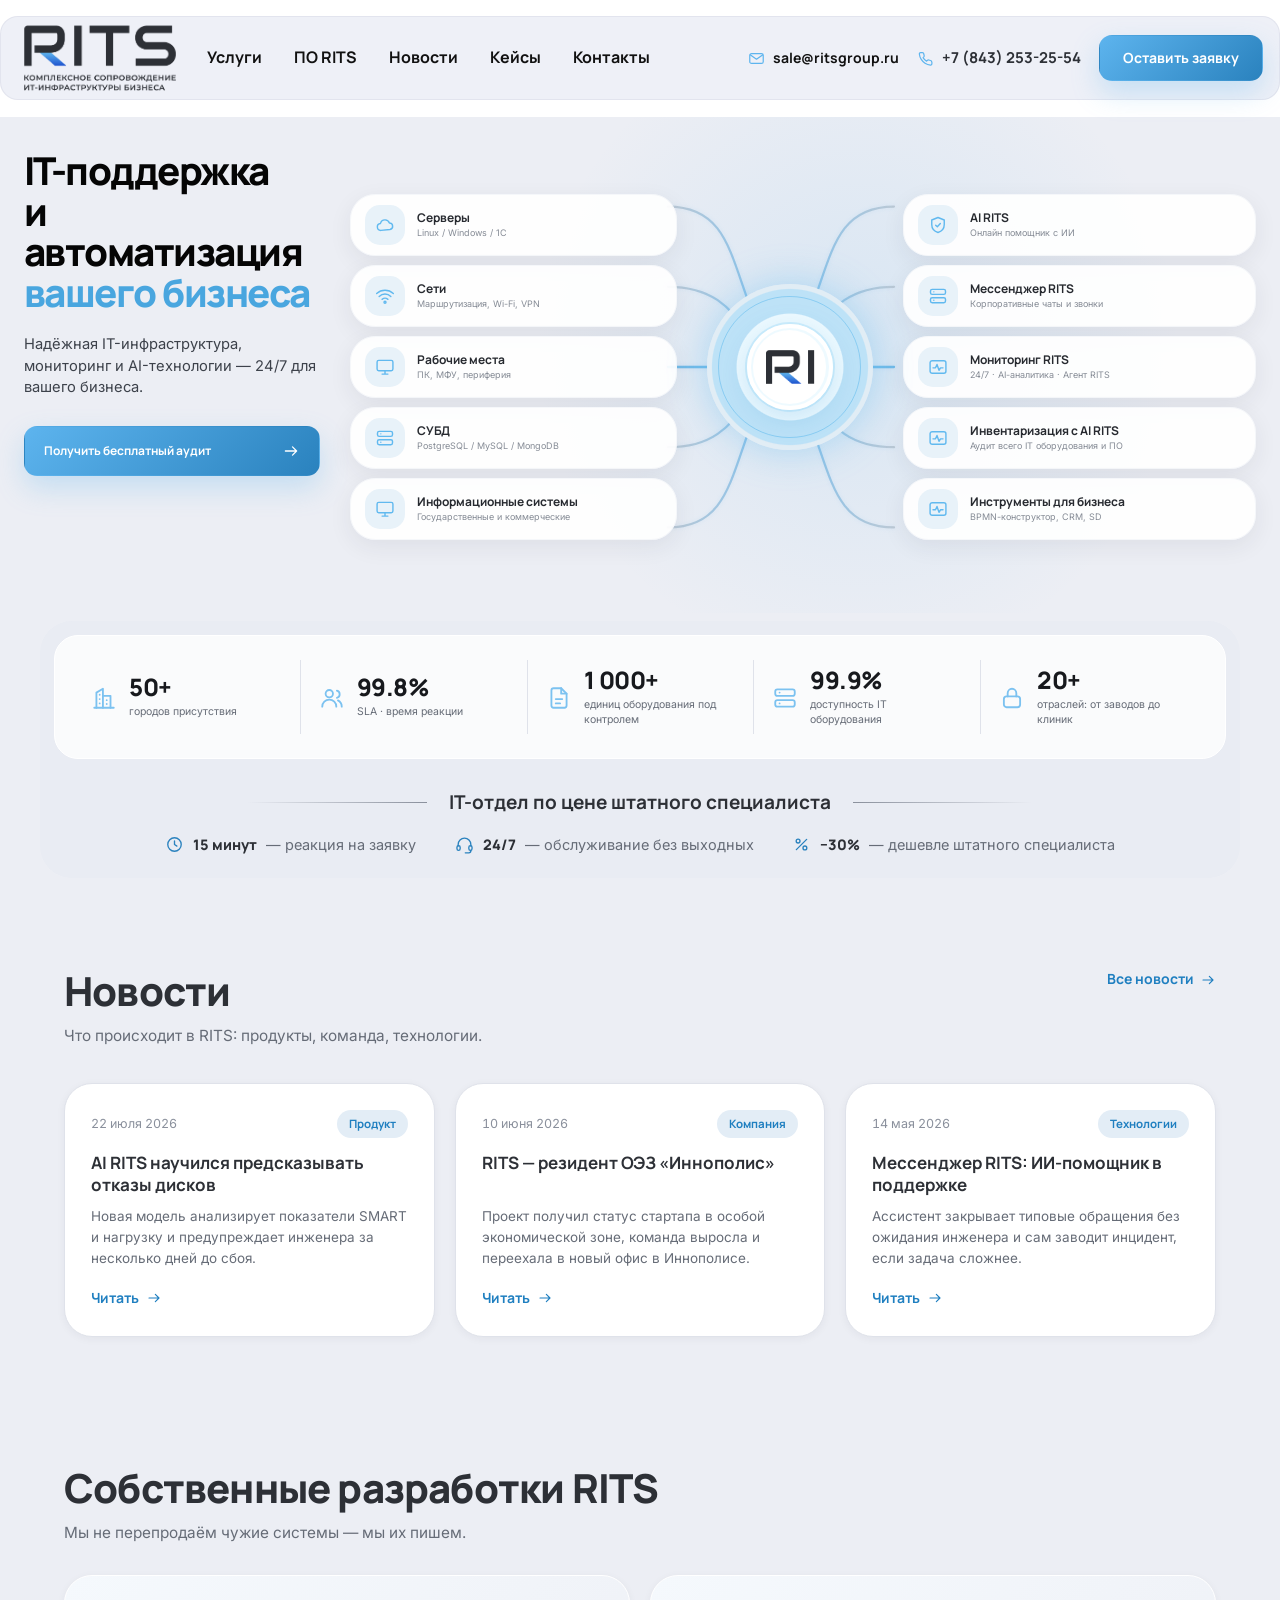
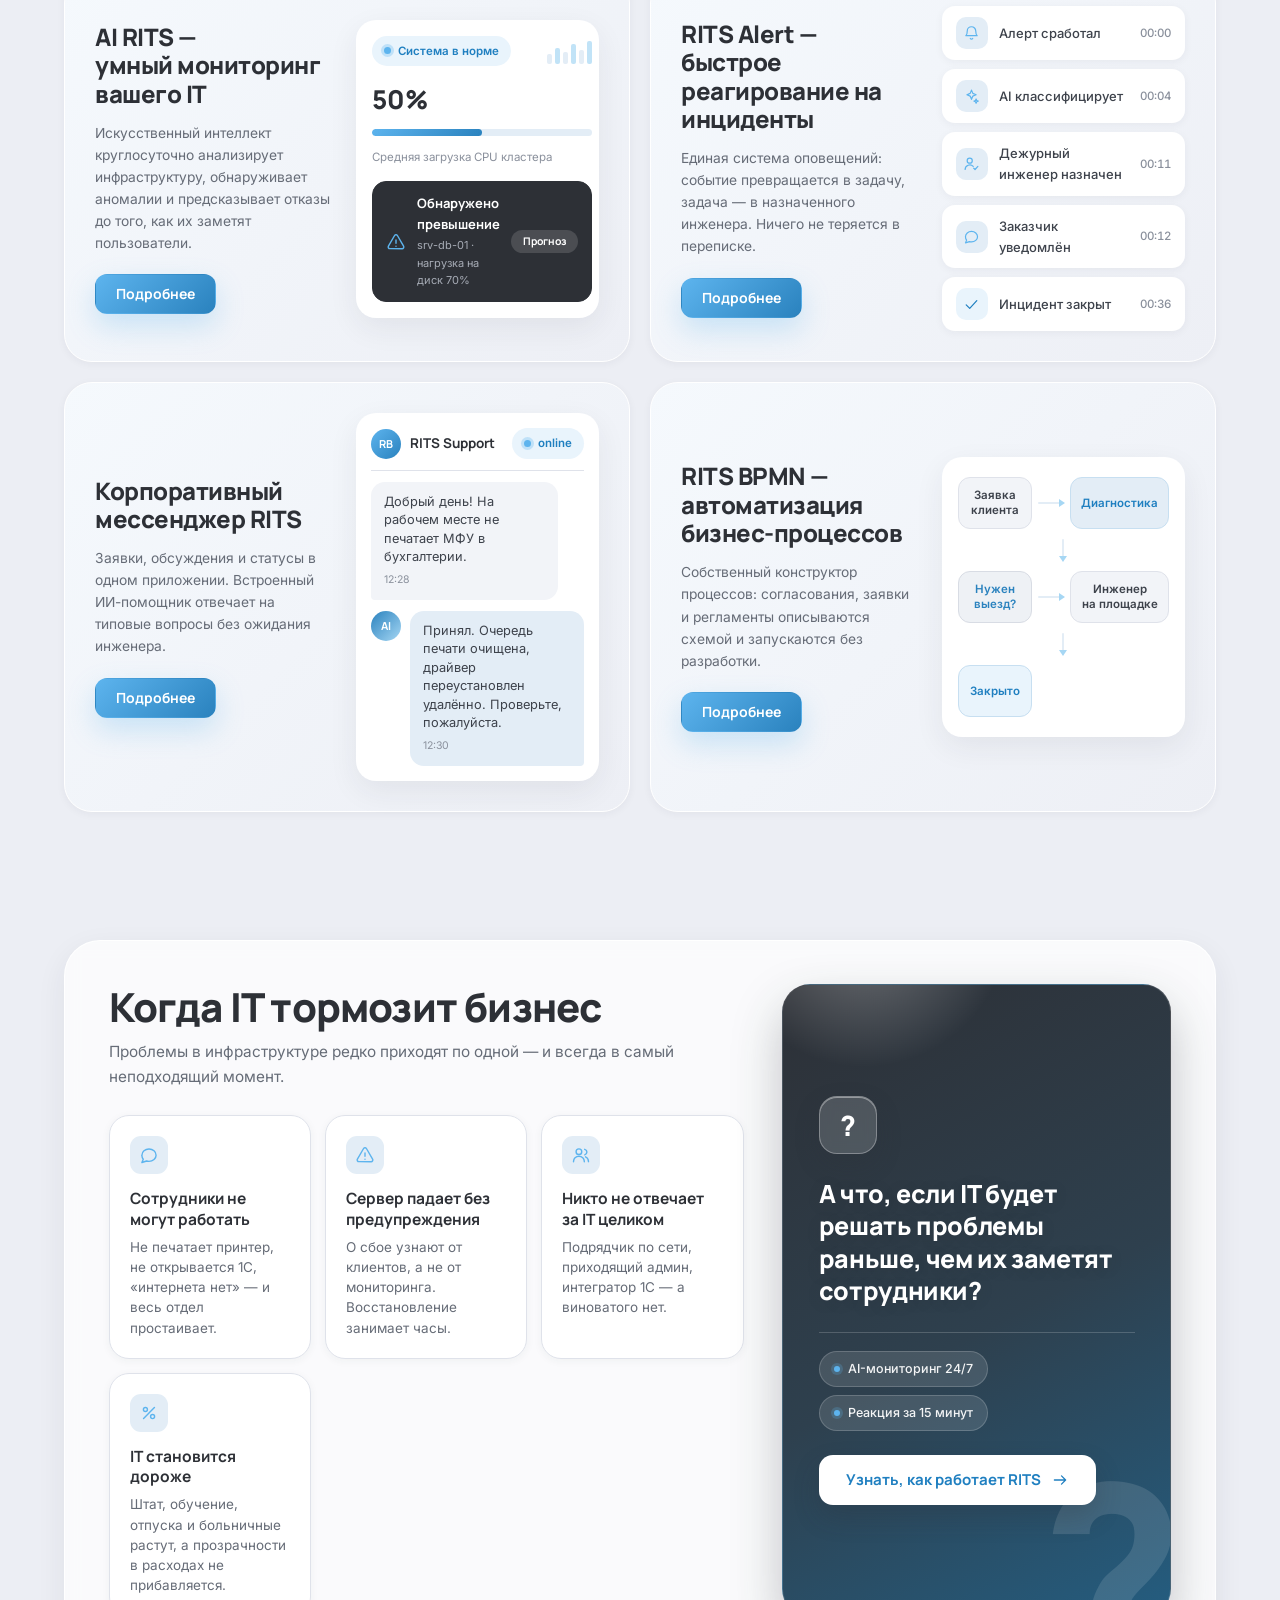
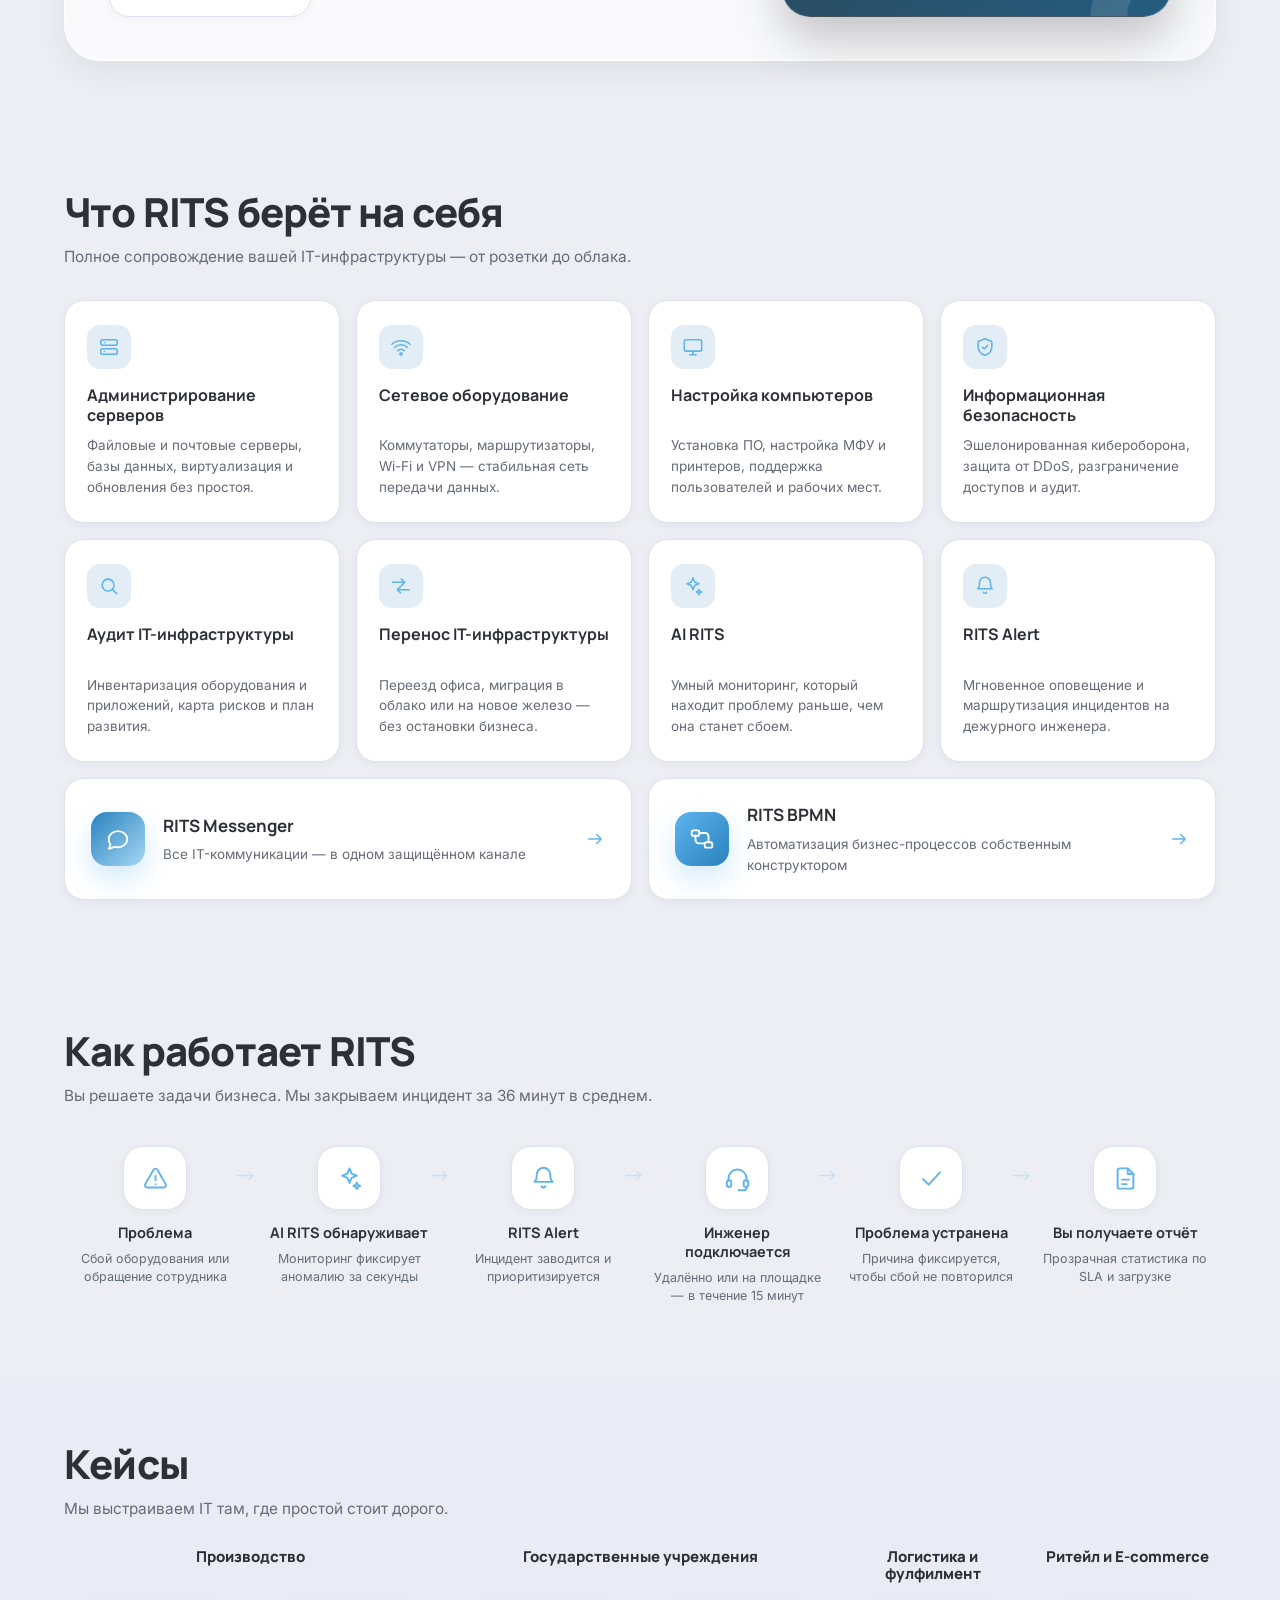
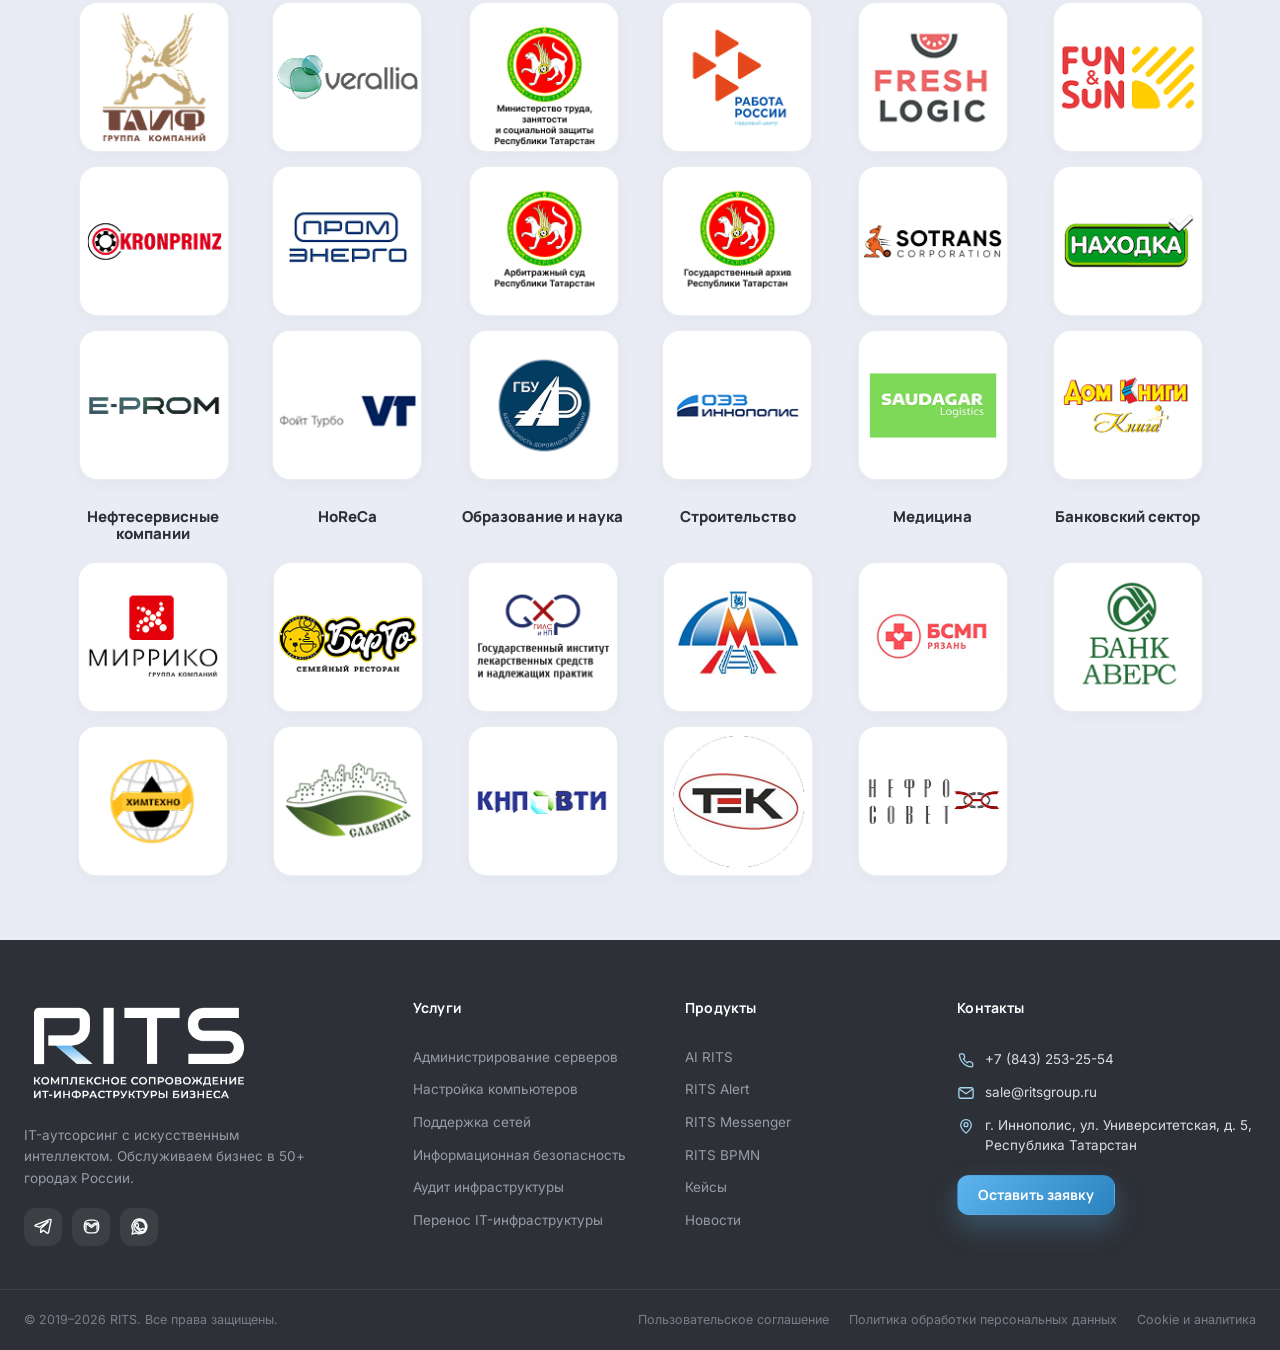
<file: index.html>
<!DOCTYPE html>
<html lang="ru">
<head>
<meta charset="UTF-8">
<meta name="viewport" content="width=device-width, initial-scale=1">
<title>RITS — IT-поддержка и автоматизация вашего бизнеса | IT-аутсорсинг с AI-мониторингом</title>
<meta name="description" content="RITS берёт на себя IT: серверы, сети, рабочие места, информационная безопасность и мониторинг 24/7. Реакция 15 минут, на 30% дешевле штатного специалиста.">
<meta name="theme-color" content="#5DB4EE">

<meta property="og:type" content="website">
<meta property="og:title" content="RITS — IT-поддержка и автоматизация вашего бизнеса">
<meta property="og:description" content="IT-аутсорсинг с AI-мониторингом. Серверы, сети, рабочие места, безопасность 24/7.">
<meta property="og:locale" content="ru_RU">

<link rel="preconnect" href="https://fonts.googleapis.com">
<link rel="preconnect" href="https://fonts.gstatic.com" crossorigin>
<link href="https://fonts.googleapis.com/css2?family=Manrope:wght@400;500;600;700;800&family=Inter:wght@400;500;600&display=swap" rel="stylesheet">
<link rel="stylesheet" href="css/styles.css?v=20260813-8">
<link rel="icon" type="image/png" sizes="512x512" href="assets/favicon/favicon.png">
<link rel="apple-touch-icon" href="assets/favicon/favicon.png">
</head>
<body>

<!-- ==================== SVG SPRITE ==================== -->
<svg class="sprite" aria-hidden="true" focusable="false" xmlns="http://www.w3.org/2000/svg">
  <symbol id="i-server" viewBox="0 0 24 24"><rect x="3" y="4" width="18" height="6" rx="2"/><rect x="3" y="14" width="18" height="6" rx="2"/><path d="M7 7h.01M7 17h.01"/></symbol>
  <symbol id="i-net" viewBox="0 0 24 24"><path d="M5 12.5a10 10 0 0 1 14 0M8.5 16a5.5 5.5 0 0 1 7 0"/><path d="M2 9a15 15 0 0 1 20 0"/><circle cx="12" cy="19.5" r="1.2"/></symbol>
  <symbol id="i-desktop" viewBox="0 0 24 24"><rect x="2.5" y="4" width="19" height="12.5" rx="2"/><path d="M8.5 20.5h7M12 16.5v4"/></symbol>
  <symbol id="i-shield" viewBox="0 0 24 24"><path d="M12 3l7.5 3v5.5c0 4.6-3.1 8.2-7.5 9.5-4.4-1.3-7.5-4.9-7.5-9.5V6z"/><path d="M9.2 12.2l2 2 3.6-3.9"/></symbol>
  <symbol id="i-search" viewBox="0 0 24 24"><circle cx="11" cy="11" r="6.5"/><path d="M20.5 20.5l-4.8-4.8"/></symbol>
  <symbol id="i-migrate" viewBox="0 0 24 24"><path d="M3 8h13m0 0l-3.5-3.5M16 8l-3.5 3.5"/><path d="M21 16H8m0 0l3.5-3.5M8 16l3.5 3.5"/></symbol>
  <symbol id="i-ai" viewBox="0 0 24 24"><path d="M12 3l1.9 4.6L18.5 9.5l-4.6 1.9L12 16l-1.9-4.6L5.5 9.5l4.6-1.9z"/><path d="M18.5 15.5l.9 2.1 2.1.9-2.1.9-.9 2.1-.9-2.1-2.1-.9 2.1-.9z"/></symbol>
  <symbol id="i-bell" viewBox="0 0 24 24"><path d="M18 8.5a6 6 0 1 0-12 0c0 5-2 6.5-2 6.5h16s-2-1.5-2-6.5z"/><path d="M13.7 19a2 2 0 0 1-3.4 0"/></symbol>
  <symbol id="i-chat" viewBox="0 0 24 24"><path d="M20.5 12.2c0 4.1-3.8 7.4-8.5 7.4-1 0-2-.15-2.9-.42L3.5 21l1.6-3.9A7 7 0 0 1 3.5 12.2c0-4.1 3.8-7.4 8.5-7.4s8.5 3.3 8.5 7.4z"/></symbol>
  <symbol id="i-flow" viewBox="0 0 24 24"><rect x="2.5" y="4" width="7" height="5" rx="1.5"/><rect x="14.5" y="15" width="7" height="5" rx="1.5"/><path d="M9.5 6.5H15a3 3 0 0 1 3 3V15"/><path d="M6 9v4a3 3 0 0 0 3 3h5.5"/></symbol>
  <symbol id="i-cloud" viewBox="0 0 24 24"><path d="M7 18.5a4.2 4.2 0 0 1-.4-8.38A5.6 5.6 0 0 1 17.3 9.6a3.9 3.9 0 0 1 .6 7.75z"/></symbol>
  <symbol id="i-headset" viewBox="0 0 24 24"><path d="M4 14v-2a8 8 0 0 1 16 0v2"/><rect x="2.5" y="13.5" width="4" height="6" rx="2"/><rect x="17.5" y="13.5" width="4" height="6" rx="2"/><path d="M20 19.5v.5a2.5 2.5 0 0 1-2.5 2.5H13"/></symbol>
  <symbol id="i-backup" viewBox="0 0 24 24"><ellipse cx="12" cy="6" rx="7.5" ry="3"/><path d="M4.5 6v6c0 1.7 3.4 3 7.5 3s7.5-1.3 7.5-3V6"/><path d="M4.5 12v6c0 1.7 3.4 3 7.5 3s7.5-1.3 7.5-3v-6"/></symbol>
  <symbol id="i-monitor-pulse" viewBox="0 0 24 24"><rect x="2.5" y="4.5" width="19" height="15" rx="2.5"/><path d="M6 13h3l1.8-4 2.4 7 1.8-3H18"/></symbol>
  <symbol id="i-check" viewBox="0 0 24 24"><path d="M4.5 12.5l5 5 10-11"/></symbol>
  <symbol id="i-arrow" viewBox="0 0 24 24"><path d="M4.5 12h15m0 0l-5.5-5.5M19.5 12L14 17.5"/></symbol>
  <symbol id="i-phone" viewBox="0 0 24 24"><path d="M21 16.9v2.6a1.8 1.8 0 0 1-2 1.8 17.6 17.6 0 0 1-7.7-2.7 17.3 17.3 0 0 1-5.3-5.3A17.6 17.6 0 0 1 3.3 5.6 1.8 1.8 0 0 1 5.1 3.7h2.6a1.8 1.8 0 0 1 1.8 1.5c.1.9.3 1.7.6 2.5a1.8 1.8 0 0 1-.4 1.9L8.6 10.7a14 14 0 0 0 5 5l1.1-1.1a1.8 1.8 0 0 1 1.9-.4c.8.3 1.6.5 2.5.6a1.8 1.8 0 0 1 1.5 1.8z"/></symbol>
  <symbol id="i-mail" viewBox="0 0 24 24"><rect x="2.5" y="5" width="19" height="14" rx="2.5"/><path d="M3.5 7l8.5 6 8.5-6"/></symbol>
  <symbol id="i-pin" viewBox="0 0 24 24"><path d="M12 21.5s7-6.1 7-11a7 7 0 1 0-14 0c0 4.9 7 11 7 11z"/><circle cx="12" cy="10.2" r="2.6"/></symbol>
  <symbol id="i-clock" viewBox="0 0 24 24"><circle cx="12" cy="12" r="8.5"/><path d="M12 7.5V12l3 2"/></symbol>
  <symbol id="i-percent" viewBox="0 0 24 24"><path d="M18.5 5.5l-13 13"/><circle cx="7.7" cy="7.7" r="2.4"/><circle cx="16.3" cy="16.3" r="2.4"/></symbol>
  <symbol id="i-users" viewBox="0 0 24 24"><circle cx="9.5" cy="8" r="3.4"/><path d="M3 20a6.5 6.5 0 0 1 13 0"/><path d="M16.5 5.2a3.4 3.4 0 0 1 0 6.6M17.5 14.2A6.5 6.5 0 0 1 21 20"/></symbol>
  <symbol id="i-city" viewBox="0 0 24 24"><path d="M3 21h18"/><path d="M5 21V7l6-3.5V21"/><path d="M11 10h7v11"/><path d="M8 9h.01M8 13h.01M8 17h.01M14.5 14h.01M14.5 17.5h.01"/></symbol>
  <symbol id="i-doc" viewBox="0 0 24 24"><path d="M14 3H7a2 2 0 0 0-2 2v14a2 2 0 0 0 2 2h10a2 2 0 0 0 2-2V8z"/><path d="M14 3v5h5M9 13h6M9 17h4"/></symbol>
  <symbol id="i-warn" viewBox="0 0 24 24"><path d="M10.3 4.2L2.9 17a2 2 0 0 0 1.7 3h14.8a2 2 0 0 0 1.7-3L13.7 4.2a2 2 0 0 0-3.4 0z"/><path d="M12 9.5v4M12 17h.01"/></symbol>
  <symbol id="i-gear" viewBox="0 0 24 24"><circle cx="12" cy="12" r="3.2"/><path d="M19.4 14.5a1.6 1.6 0 0 0 .3 1.8l.1.1a2 2 0 1 1-2.8 2.8l-.1-.1a1.6 1.6 0 0 0-2.7 1.1v.3a2 2 0 1 1-4 0v-.2a1.6 1.6 0 0 0-2.8-1.1l-.1.1a2 2 0 1 1-2.8-2.8l.1-.1a1.6 1.6 0 0 0-1.1-2.7H3.2a2 2 0 1 1 0-4h.2A1.6 1.6 0 0 0 4.5 6.9l-.1-.1a2 2 0 1 1 2.8-2.8l.1.1a1.6 1.6 0 0 0 2.7-1.1V2.8a2 2 0 1 1 4 0V3a1.6 1.6 0 0 0 2.7 1.1l.1-.1a2 2 0 1 1 2.8 2.8l-.1.1a1.6 1.6 0 0 0 1.1 2.7h.3a2 2 0 1 1 0 4h-.2a1.6 1.6 0 0 0-1.3 1z"/></symbol>
  <symbol id="i-user-check" viewBox="0 0 24 24"><circle cx="9.5" cy="8" r="3.6"/><path d="M3 20.5a6.5 6.5 0 0 1 11.4-4.3"/><path d="M15 18.5l2 2 4-4.5"/></symbol>
  <symbol id="i-lock" viewBox="0 0 24 24"><rect x="4.5" y="10.5" width="15" height="10" rx="2.5"/><path d="M8 10.5V7.5a4 4 0 1 1 8 0v3"/></symbol>
  <symbol id="i-rocket" viewBox="0 0 24 24"><path d="M13.5 3.5c3.5 0 7 3.5 7 7 0 4.5-6 9-6 9l-4-4s4.5-6 9-6"/><path d="M9.5 14.5L5 19M7 12l-2.5-.5L7 7.5l3 .5"/><circle cx="15" cy="9" r="1.6"/></symbol>
  <symbol id="i-tg" viewBox="0 0 24 24" fill="currentColor" stroke="none"><path d="M21.6 4.3L18.4 19.5c-.24 1.07-.88 1.33-1.78.83l-4.92-3.63-2.37 2.28c-.26.26-.48.48-.99.48l.35-5.02 9.13-8.25c.4-.35-.09-.55-.62-.2L6.9 12.9 2.05 11.4c-1.05-.33-1.07-1.05.22-1.56L20.24 3.1c.88-.32 1.65.2 1.36 1.2z"/></symbol>
  <symbol id="i-max" viewBox="0 0 24 24" fill="none" stroke="currentColor" stroke-width="1.8" stroke-linecap="round" stroke-linejoin="round"><path d="M5 16.5V7.8l7 5.4 7-5.4v8.7"/><path d="M5 7.8h3.1L12 11l3.9-3.2H19"/><rect x="3" y="4" width="18" height="16" rx="6"/></symbol>
  <symbol id="i-wa" viewBox="0 0 24 24" fill="currentColor" stroke="none"><path d="M12 2.5A9.4 9.4 0 0 0 3.9 16.7L2.6 21.5l4.95-1.3A9.4 9.4 0 1 0 12 2.5zm0 1.9a7.5 7.5 0 0 1 6.3 11.6l-.3.5.7 2.5-2.6-.68-.45.26A7.5 7.5 0 1 1 12 4.4zm-3.3 3.6c-.2 0-.5.06-.75.33-.26.27-1 .95-1 2.3s1.02 2.67 1.16 2.86c.14.19 1.98 3.15 4.88 4.28 2.4.94 2.9.76 3.42.71.52-.05 1.68-.68 1.92-1.35.24-.66.24-1.23.17-1.35-.07-.12-.26-.19-.55-.33-.29-.15-1.7-.84-1.96-.94-.26-.1-.45-.14-.64.14-.19.29-.74.94-.9 1.13-.17.19-.34.21-.62.07-.29-.15-1.22-.45-2.33-1.44-.86-.77-1.44-1.72-1.6-2-.17-.29-.02-.44.12-.59.13-.13.29-.34.43-.5.15-.17.19-.29.29-.48.1-.19.05-.36-.02-.5-.07-.15-.64-1.57-.88-2.14-.23-.56-.46-.48-.64-.49h-.5z"/></symbol>
</svg>

<a class="skip-link" href="#main">Перейти к содержимому</a>

<!-- ==================== HEADER ==================== -->
<header class="header" id="header">
  <div class="container header__inner">
    <a class="logo" href="#" aria-label="RITS — на главную">
      <img class="logo__image" src="assets/logos/rits/full-logo_color.png" alt="" width="730" height="354">
    </a>

    <nav class="nav" id="nav" aria-label="Основная навигация">
      <a href="#services">Услуги</a>
      <a href="#products">ПО RITS</a>
      <a href="#news">Новости</a>
      <a href="#cases">Кейсы</a>
      <a href="#contacts">Контакты</a>
    </nav>

    <div class="header__actions">
      <a class="header__email" href="mailto:sale@ritsgroup.ru">
        <svg class="ico" aria-hidden="true"><use href="#i-mail"/></svg>
        <span>sale@ritsgroup.ru</span>
      </a>
      <a class="header__phone" href="tel:+78432532554">
        <svg class="ico" aria-hidden="true"><use href="#i-phone"/></svg>
        <span>+7 (843) 253-25-54</span>
      </a>
      <button class="btn btn--primary btn--sm js-modal-open" type="button">Оставить заявку</button>
      <button class="burger" id="burger" type="button" aria-label="Меню" aria-expanded="false" aria-controls="nav">
        <span></span><span></span><span></span>
      </button>
    </div>
  </div>
</header>

<main id="main">

<!-- ==================== HERO ==================== -->
<section class="hero">
  <div class="container hero-map">
    <div class="hero-map__intro reveal">
      <h1>IT-поддержка<br>и автоматизация<br><span>вашего бизнеса</span></h1>
      <p class="hero-map__lead">Надёжная IT-инфраструктура, мониторинг и AI-технологии — 24/7 для вашего бизнеса.</p>
      <div class="audit-card">
        <button class="btn btn--primary btn--sm js-modal-open" type="button" data-subject="Бесплатный аудит">Получить бесплатный аудит <svg class="ico" aria-hidden="true"><use href="#i-arrow"/></svg></button>
      </div>
    </div>

    <div class="hero-map__network">
    <svg class="hero-connectors" viewBox="0 0 200 400" preserveAspectRatio="none" aria-hidden="true">
      <defs>
        <linearGradient id="hero-line-left" x1="0" y1="0" x2="1" y2="0">
          <stop offset="0" stop-color="#aebdca" stop-opacity=".72"/>
          <stop offset="1" stop-color="#5db4ee" stop-opacity=".78"/>
        </linearGradient>
        <linearGradient id="hero-line-right" x1="1" y1="0" x2="0" y2="0">
          <stop offset="0" stop-color="#aebdca" stop-opacity=".72"/>
          <stop offset="1" stop-color="#5db4ee" stop-opacity=".78"/>
        </linearGradient>
      </defs>
      <g class="hero-connectors__side hero-connectors__side--left">
        <path d="M0 58 C68 58 52 132 100 200"/>
        <path d="M0 129 C60 129 62 171 100 200"/>
        <path class="hero-connectors__middle" d="M0 200 L100 200"/>
        <path d="M0 271 C60 271 62 229 100 200"/>
        <path d="M0 342 C68 342 52 268 100 200"/>
      </g>
      <g class="hero-connectors__side hero-connectors__side--right">
        <path d="M200 58 C132 58 148 132 100 200"/>
        <path d="M200 129 C140 129 138 171 100 200"/>
        <path class="hero-connectors__middle" d="M200 200 L100 200"/>
        <path d="M200 271 C140 271 138 229 100 200"/>
        <path d="M200 342 C132 342 148 268 100 200"/>
      </g>
    </svg>
    <div class="hero-map__support reveal">
      <h2>Сопровождение</h2>
      <div class="solution-node"><span><svg class="ico"><use href="#i-cloud"/></svg></span><div><b>Серверы</b><small>Linux / Windows / 1С</small></div></div>
      <div class="solution-node"><span><svg class="ico"><use href="#i-net"/></svg></span><div><b>Сети</b><small>Маршрутизация, Wi-Fi, VPN</small></div></div>
      <div class="solution-node"><span><svg class="ico"><use href="#i-desktop"/></svg></span><div><b>Рабочие места</b><small>ПК, МФУ, периферия</small></div></div>
      <div class="solution-node"><span><svg class="ico"><use href="#i-server"/></svg></span><div><b>СУБД</b><small>PostgreSQL / MySQL / MongoDB</small></div></div>
      <div class="solution-node solution-node--bottom"><span><svg class="ico"><use href="#i-desktop"/></svg></span><div><b>Информационные системы</b><small>Государственные и коммерческие</small></div></div>
    </div>

    <div class="hero-map__core reveal" aria-label="RITS — единый центр IT">
      <span class="core-ring"></span>
      <span class="core-ring core-ring--inner"></span>
      <div class="core-logo"><img src="assets/logos/rits/short-logo_color.png" alt="RI" width="316" height="244"></div>
    </div>

    <div class="hero-map__development reveal">
      <h2>Разработка ПО</h2>
      <div class="solution-node"><span><svg class="ico"><use href="#i-shield"/></svg></span><div><b>AI RITS</b><small>Онлайн помощник с ИИ</small></div></div>
      <div class="solution-node"><span><svg class="ico"><use href="#i-server"/></svg></span><div><b>Мессенджер RITS</b><small>Корпоративные чаты и звонки</small></div></div>
      <div class="solution-node"><span><svg class="ico"><use href="#i-monitor-pulse"/></svg></span><div><b>Мониторинг RITS</b><small>24/7 · AI-аналитика · Агент RITS</small></div></div>
      <div class="solution-node"><span><svg class="ico"><use href="#i-monitor-pulse"/></svg></span><div><b>Инвентаризация с AI RITS</b><small>Аудит всего IT оборудования и ПО</small></div></div>
      <div class="solution-node solution-node--bottom"><span><svg class="ico"><use href="#i-monitor-pulse"/></svg></span><div><b>Инструменты для бизнеса</b><small>BPMN-конструктор, CRM, SD</small></div></div>
    </div>
    </div>
  </div>
</section>

<!-- ==================== СТАТИСТИКА ==================== -->
<section class="stats-wrap">
  <div class="container">
    <div class="stats">
      <div class="stat">
        <svg class="ico stat__ico" aria-hidden="true"><use href="#i-city"/></svg>
        <div><b class="counter" data-to="50" data-suffix="+">0</b><span>городов присутствия</span></div>
      </div>
      <div class="stat">
        <svg class="ico stat__ico" aria-hidden="true"><use href="#i-users"/></svg>
        <div><b>99.8%</b><span>SLA · время реакции</span></div>
      </div>
      <div class="stat">
        <svg class="ico stat__ico" aria-hidden="true"><use href="#i-doc"/></svg>
        <div><b class="counter" data-to="1000" data-suffix="+">0</b><span>единиц оборудования под контролем</span></div>
      </div>
      <div class="stat">
        <svg class="ico stat__ico" aria-hidden="true"><use href="#i-server"/></svg>
        <div><b>99.9%</b><span>доступность IT оборудования</span></div>
      </div>
      <div class="stat">
        <svg class="ico stat__ico" aria-hidden="true"><use href="#i-lock"/></svg>
        <div><b class="counter" data-to="20" data-suffix="+">0</b><span>отраслей: от заводов до клиник</span></div>
      </div>
    </div>
    <!-- Короткие преимущества из предыдущей версии сайта. -->
    <div class="valuestrip" aria-label="Преимущества IT-аутсорсинга RITS">
      <h2 class="valuestrip__title">IT-отдел по цене штатного специалиста</h2>
      <ul>
        <li><svg class="ico" aria-hidden="true"><use href="#i-clock"/></svg><b>15 минут</b> — реакция на заявку</li>
        <li><svg class="ico" aria-hidden="true"><use href="#i-headset"/></svg><b>24/7</b> — обслуживание без выходных</li>
        <li><svg class="ico" aria-hidden="true"><use href="#i-percent"/></svg><b>−30%</b> — дешевле штатного специалиста</li>
      </ul>
    </div>
  </div>
</section>

<!-- ==================== КЕЙСЫ ==================== -->
<section class="section" id="cases">
  <div class="container">
    <div class="sechead reveal">
      <div>
        <h2 class="h2">Кейсы</h2>
        <p class="lead">Мы выстраиваем IT там, где простой стоит дорого.</p>
      </div>
    </div>

    <div class="client-groups">
      <section class="client-group reveal">
        <h3>Производство</h3>
        <div class="client-logos">
          <div class="client-logo"><img src="assets/logos/clients/taif.png" alt="Группа компаний ТАИФ" loading="lazy"></div>
          <div class="client-logo"><img src="assets/logos/clients/verallia.png" alt="Verallia" loading="lazy"></div>
          <div class="client-logo"><img src="assets/logos/clients/kronprince.png" alt="Kronprinz" loading="lazy"></div>
          <div class="client-logo"><img src="assets/logos/clients/promenergo.png" alt="Промэнерго" loading="lazy"></div>
          <div class="client-logo"><img src="assets/logos/clients/e-prom.png" alt="E-Prom" loading="lazy"></div>
          <div class="client-logo"><img src="assets/logos/clients/foitturbo.png" alt="Фойт Турбо" loading="lazy"></div>
        </div>
      </section>

      <section class="client-group reveal">
        <h3>Государственные учреждения</h3>
        <div class="client-logos">
          <div class="client-logo"><img src="assets/logos/clients/mintrud.png" alt="Министерство труда Республики Татарстан" loading="lazy"></div>
          <div class="client-logo"><img src="assets/logos/clients/czn_rt.png" alt="Работа России" loading="lazy"></div>
          <div class="client-logo"><img src="assets/logos/clients/arbitrazh_sud.png" alt="Арбитражный суд Республики Татарстан" loading="lazy"></div>
          <div class="client-logo"><img src="assets/logos/clients/gosarchive.png" alt="Государственный архив Республики Татарстан" loading="lazy"></div>
          <div class="client-logo"><img src="assets/logos/clients/gibdd.png" alt="Государственная организация" loading="lazy"></div>
          <div class="client-logo"><img src="assets/logos/clients/innopolis.png" alt="ОЭЗ Иннополис" loading="lazy"></div>
        </div>
      </section>

      <section class="client-group reveal">
        <h3>Логистика и фулфилмент</h3>
        <div class="client-logos">
          <div class="client-logo"><img src="assets/logos/clients/fresh_logic.png" alt="Fresh Logic" loading="lazy"></div>
          <div class="client-logo"><img src="assets/logos/clients/sotrans.png" alt="Sotrans Corporation" loading="lazy"></div>
          <div class="client-logo"><img src="assets/logos/clients/saudagar.png" alt="Saudagar Logistics" loading="lazy"></div>
        </div>
      </section>

      <section class="client-group reveal">
        <h3>Ритейл и E-commerce</h3>
        <div class="client-logos">
          <div class="client-logo"><img src="assets/logos/clients/fun_sun.png" alt="Fun &amp; Sun" loading="lazy"></div>
          <div class="client-logo"><img src="assets/logos/clients/nahodka.png" alt="Находка" loading="lazy"></div>
          <div class="client-logo"><img src="assets/logos/clients/dom_knigi.png" alt="Дом книги Китай" loading="lazy"></div>
        </div>
      </section>

      <section class="client-group reveal"><h3>Нефтесервисные компании</h3><div class="client-logos"><div class="client-logo"><img src="assets/logos/clients/mirrico.png" alt="Миррико" loading="lazy"></div><div class="client-logo"><img src="assets/logos/clients/himtechno.png" alt="Химтехно" loading="lazy"></div></div></section>
      <section class="client-group reveal"><h3>HoReCa</h3><div class="client-logos"><div class="client-logo"><img src="assets/logos/clients/borto.png" alt="Барто" loading="lazy"></div><div class="client-logo"><img src="assets/logos/clients/slavhotel.png" alt="Славянка" loading="lazy"></div></div></section>
      <section class="client-group reveal"><h3>Образование и наука</h3><div class="client-logos"><div class="client-logo"><img src="assets/logos/clients/gilsinp.png" alt="ГИЛС и НП" loading="lazy"></div><div class="client-logo"><img src="assets/logos/clients/knpovti.png" alt="КНПО ВТИ" loading="lazy"></div></div></section>
      <section class="client-group reveal"><h3>Строительство</h3><div class="client-logos"><div class="client-logo"><img src="assets/logos/clients/kazmetrostroy.png" alt="Казметрострой" loading="lazy"></div><div class="client-logo"><img src="assets/logos/clients/tek_stroy.png" alt="ТЕК" loading="lazy"></div></div></section>
      <section class="client-group reveal"><h3>Медицина</h3><div class="client-logos"><div class="client-logo"><img src="assets/logos/clients/bsmp_ryazan.png" alt="БСМП Рязань" loading="lazy"></div><div class="client-logo"><img src="assets/logos/clients/nefrosovet.png" alt="Нефросовет" loading="lazy"></div></div></section>
      <section class="client-group reveal"><h3>Банковский сектор</h3><div class="client-logos"><div class="client-logo"><img src="assets/logos/clients/bank_avers.png" alt="Банк Аверс" loading="lazy"></div></div></section>
    </div>
  </div>
</section>

<!-- ==================== НОВОСТИ ==================== -->
<section class="section section--news" id="news">
  <div class="container">
    <div class="sechead reveal">
      <div>
        <h2 class="h2">Новости</h2>
        <p class="lead">Что происходит в RITS: продукты, команда, технологии.</p>
      </div>
      <a class="link" href="news/">Все новости <svg class="ico" aria-hidden="true"><use href="#i-arrow"/></svg></a>
    </div>

    <div class="news">
      <a class="ncard reveal" href="news/rits-agent.html">
        <div class="ncard__top"><time datetime="2026-07-22">22 июля 2026</time><span class="ncard__cat">Продукт</span></div>
        <h3>AI RITS научился предсказывать отказы дисков</h3>
        <p>Новая модель анализирует показатели SMART и нагрузку и предупреждает инженера за несколько дней до сбоя.</p>
        <span class="ncard__more">Читать <svg class="ico" aria-hidden="true"><use href="#i-arrow"/></svg></span>
      </a>

      <a class="ncard reveal" href="news/startup-rits.html">
        <div class="ncard__top"><time datetime="2026-06-10">10 июня 2026</time><span class="ncard__cat">Компания</span></div>
        <h3>RITS — резидент ОЭЗ «Иннополис»</h3>
        <p>Проект получил статус стартапа в особой экономической зоне, команда выросла и переехала в новый офис в Иннополисе.</p>
        <span class="ncard__more">Читать <svg class="ico" aria-hidden="true"><use href="#i-arrow"/></svg></span>
      </a>

      <a class="ncard reveal" href="news/corporate-messenger.html">
        <div class="ncard__top"><time datetime="2026-05-14">14 мая 2026</time><span class="ncard__cat">Технологии</span></div>
        <h3>Мессенджер RITS: ИИ-помощник в поддержке</h3>
        <p>Ассистент закрывает типовые обращения без ожидания инженера и сам заводит инцидент, если задача сложнее.</p>
        <span class="ncard__more">Читать <svg class="ico" aria-hidden="true"><use href="#i-arrow"/></svg></span>
      </a>

    </div>
  </div>
</section>

<!-- ==================== ПРОБЛЕМЫ ==================== -->
<section class="section" id="problems">
  <div class="container">
    <div class="panel">
      <div class="problems">
        <div class="problems__main">
          <h2 class="h2 reveal">Когда IT тормозит бизнес</h2>
          <p class="lead reveal">
            Проблемы в инфраструктуре редко приходят по одной — и всегда
            в самый неподходящий момент.
          </p>

          <div class="problems__grid">
            <article class="pcard reveal">
              <span class="pcard__ico"><svg class="ico" aria-hidden="true"><use href="#i-chat"/></svg></span>
              <h3>Сотрудники не могут работать</h3>
              <p>Не печатает принтер, не открывается 1С, «интернета нет» — и весь отдел простаивает.</p>
            </article>
            <article class="pcard reveal">
              <span class="pcard__ico"><svg class="ico" aria-hidden="true"><use href="#i-warn"/></svg></span>
              <h3>Сервер падает без предупреждения</h3>
              <p>О сбое узнают от клиентов, а не от мониторинга. Восстановление занимает часы.</p>
            </article>
            <article class="pcard reveal">
              <span class="pcard__ico"><svg class="ico" aria-hidden="true"><use href="#i-users"/></svg></span>
              <h3>Никто не отвечает за IT целиком</h3>
              <p>Подрядчик по сети, приходящий админ, интегратор 1С — а виноватого нет.</p>
            </article>
            <article class="pcard reveal">
              <span class="pcard__ico"><svg class="ico" aria-hidden="true"><use href="#i-percent"/></svg></span>
              <h3>IT становится дороже</h3>
              <p>Штат, обучение, отпуска и больничные растут, а прозрачности в расходах не прибавляется.</p>
            </article>
          </div>
        </div>

        <aside class="problems__aside reveal">
          <span class="problems__watermark" aria-hidden="true">?</span>
          <span class="problems__glow" aria-hidden="true"></span>

          <span class="problems__q" aria-hidden="true">?</span>
          <p class="problems__ask">
            А что, если IT будет решать проблемы раньше, чем их заметят сотрудники?
          </p>

          <ul class="problems__facts">
            <li><span class="dot"></span>AI-мониторинг 24/7</li>
            <li><span class="dot"></span>Реакция за 15 минут</li>
          </ul>

          <a class="btn btn--white" href="#how">
            Узнать, как работает RITS
            <svg class="ico" aria-hidden="true"><use href="#i-arrow"/></svg>
          </a>
        </aside>
      </div>
    </div>
  </div>
</section>

<!-- ==================== КАК РАБОТАЕТ ==================== -->
<section class="section" id="how">
  <div class="container">
    <h2 class="h2 reveal">Как работает RITS</h2>
    <p class="lead reveal">Вы решаете задачи бизнеса. Мы закрываем инцидент за 36 минут в среднем.</p>

    <ol class="steps">
      <li class="step reveal">
        <span class="step__ico"><svg class="ico" aria-hidden="true"><use href="#i-warn"/></svg></span>
        <b>Проблема</b>
        <span>Сбой оборудования или обращение сотрудника</span>
      </li>
      <li class="step reveal">
        <span class="step__ico"><svg class="ico" aria-hidden="true"><use href="#i-ai"/></svg></span>
        <b>AI RITS обнаруживает</b>
        <span>Мониторинг фиксирует аномалию за секунды</span>
      </li>
      <li class="step reveal">
        <span class="step__ico"><svg class="ico" aria-hidden="true"><use href="#i-bell"/></svg></span>
        <b>RITS Alert</b>
        <span>Инцидент заводится и приоритизируется</span>
      </li>
      <li class="step reveal">
        <span class="step__ico"><svg class="ico" aria-hidden="true"><use href="#i-headset"/></svg></span>
        <b>Инженер подключается</b>
        <span>Удалённо или на площадке — в течение 15 минут</span>
      </li>
      <li class="step reveal">
        <span class="step__ico"><svg class="ico" aria-hidden="true"><use href="#i-check"/></svg></span>
        <b>Проблема устранена</b>
        <span>Причина фиксируется, чтобы сбой не повторился</span>
      </li>
      <li class="step reveal">
        <span class="step__ico"><svg class="ico" aria-hidden="true"><use href="#i-doc"/></svg></span>
        <b>Вы получаете отчёт</b>
        <span>Прозрачная статистика по SLA и загрузке</span>
      </li>
    </ol>
  </div>
</section>

<!-- ==================== ЭКОСИСТЕМА ==================== -->
<section class="section" id="ecosystem">
  <div class="container">
    <div class="panel panel--light">
      <h2 class="h2 reveal">Всё IT — в одной системе</h2>
      <p class="lead reveal">
        RITS объединяет оборудование, людей и автоматизацию для бесперебойной
        работы вашего бизнеса.
      </p>

      <div class="orbit reveal">
        <!-- соединительные линии рисует js/main.js по фактическим координатам карточек -->
        <svg class="orbit__links" aria-hidden="true" xmlns="http://www.w3.org/2000/svg"></svg>

        <ul class="orbit__col orbit__col--left">
          <li class="onode">
            <span class="onode__ico"><svg class="ico" aria-hidden="true"><use href="#i-cloud"/></svg></span>
            <div><b>Серверы</b><small>Linux / Windows / 1С</small></div>
          </li>
          <li class="onode">
            <span class="onode__ico"><svg class="ico" aria-hidden="true"><use href="#i-net"/></svg></span>
            <div><b>Сети</b><small>Маршрутизация, Wi-Fi, VPN</small></div>
          </li>
          <li class="onode">
            <span class="onode__ico"><svg class="ico" aria-hidden="true"><use href="#i-desktop"/></svg></span>
            <div><b>Рабочие места</b><small>ПК, МФУ, периферия</small></div>
          </li>
        </ul>

        <div class="orbit__core" aria-hidden="true">
          <span class="orbit__halo"></span>
          <span class="orbit__ring"></span>
          <span class="orbit__ring orbit__ring--2"></span>
          <div class="orbit__disc">
            <svg class="orbit__cube" viewBox="0 0 64 64" fill="none">
              <path d="M32 6 54 18.5 32 31 10 18.5z" fill="url(#cubeTop)"/>
              <path d="M10 18.5 32 31v25L10 43.5z" fill="url(#cubeLeft)"/>
              <path d="M54 18.5 32 31v25l22-12.5z" fill="url(#cubeRight)"/>
              <path d="M32 6 54 18.5 32 31 10 18.5z" stroke="#fff" stroke-width="1.1" stroke-linejoin="round" opacity=".55"/>
              <defs>
                <linearGradient id="cubeTop" x1="10" y1="6" x2="54" y2="31">
                  <stop stop-color="#9BD2F5"/><stop offset="1" stop-color="#5DB4EE"/>
                </linearGradient>
                <linearGradient id="cubeLeft" x1="10" y1="18" x2="32" y2="56">
                  <stop stop-color="#2A82BE"/><stop offset="1" stop-color="#1B6396"/>
                </linearGradient>
                <linearGradient id="cubeRight" x1="54" y1="18" x2="32" y2="56">
                  <stop stop-color="#4EA6E2"/><stop offset="1" stop-color="#2578AF"/>
                </linearGradient>
              </defs>
            </svg>
            <b>RITS</b>
            <small>единая платформа</small>
          </div>
        </div>

        <ul class="orbit__col orbit__col--right">
          <li class="onode">
            <span class="onode__ico"><svg class="ico" aria-hidden="true"><use href="#i-shield"/></svg></span>
            <div><b>Безопасность</b><small>Антивирус, доступы, DDoS</small></div>
          </li>
          <li class="onode">
            <span class="onode__ico"><svg class="ico" aria-hidden="true"><use href="#i-backup"/></svg></span>
            <div><b>Резервное копирование</b><small>Бэкапы и проверка восстановления</small></div>
          </li>
          <li class="onode">
            <span class="onode__ico"><svg class="ico" aria-hidden="true"><use href="#i-monitor-pulse"/></svg></span>
            <div><b>Мониторинг</b><small>24/7 · AI-аналитика</small></div>
          </li>
        </ul>
      </div>
    </div>
  </div>
</section>

<!-- ==================== УСЛУГИ ==================== -->
<section class="section" id="services">
  <div class="container">
    <h2 class="h2 reveal">Что RITS берёт на себя</h2>
    <p class="lead reveal">Полное сопровождение вашей IT-инфраструктуры — от розетки до облака.</p>

    <div class="services">
      <article class="scard reveal">
        <span class="scard__ico"><svg class="ico" aria-hidden="true"><use href="#i-server"/></svg></span>
        <h3>Администрирование серверов</h3>
        <p>Файловые и почтовые серверы, базы данных, виртуализация и обновления без простоя.</p>
      </article>
      <article class="scard reveal">
        <span class="scard__ico"><svg class="ico" aria-hidden="true"><use href="#i-net"/></svg></span>
        <h3>Сетевое оборудование</h3>
        <p>Коммутаторы, маршрутизаторы, Wi-Fi и VPN — стабильная сеть передачи данных.</p>
      </article>
      <article class="scard reveal">
        <span class="scard__ico"><svg class="ico" aria-hidden="true"><use href="#i-desktop"/></svg></span>
        <h3>Настройка компьютеров</h3>
        <p>Установка ПО, настройка МФУ и принтеров, поддержка пользователей и рабочих мест.</p>
      </article>
      <article class="scard reveal">
        <span class="scard__ico"><svg class="ico" aria-hidden="true"><use href="#i-shield"/></svg></span>
        <h3>Информационная безопасность</h3>
        <p>Эшелонированная кибероборона, защита от DDoS, разграничение доступов и аудит.</p>
      </article>
      <article class="scard reveal">
        <span class="scard__ico"><svg class="ico" aria-hidden="true"><use href="#i-search"/></svg></span>
        <h3>Аудит IT-инфраструктуры</h3>
        <p>Инвентаризация оборудования и приложений, карта рисков и план развития.</p>
      </article>
      <article class="scard reveal">
        <span class="scard__ico"><svg class="ico" aria-hidden="true"><use href="#i-migrate"/></svg></span>
        <h3>Перенос IT-инфраструктуры</h3>
        <p>Переезд офиса, миграция в облако или на новое железо — без остановки бизнеса.</p>
      </article>
      <article class="scard reveal">
        <span class="scard__ico"><svg class="ico" aria-hidden="true"><use href="#i-ai"/></svg></span>
        <h3>AI RITS</h3>
        <p>Умный мониторинг, который находит проблему раньше, чем она станет сбоем.</p>
      </article>
      <article class="scard reveal">
        <span class="scard__ico"><svg class="ico" aria-hidden="true"><use href="#i-bell"/></svg></span>
        <h3>RITS Alert</h3>
        <p>Мгновенное оповещение и маршрутизация инцидентов на дежурного инженера.</p>
      </article>
    </div>

    <div class="services__wide">
      <a class="wcard reveal" href="#messenger">
        <span class="wcard__ico wcard__ico--alt"><svg class="ico" aria-hidden="true"><use href="#i-chat"/></svg></span>
        <div>
          <h3>RITS Messenger</h3>
          <p>Все IT-коммуникации — в одном защищённом канале</p>
        </div>
        <svg class="ico wcard__arrow" aria-hidden="true"><use href="#i-arrow"/></svg>
      </a>
      <a class="wcard reveal" href="#bpmn">
        <span class="wcard__ico"><svg class="ico" aria-hidden="true"><use href="#i-flow"/></svg></span>
        <div>
          <h3>RITS BPMN</h3>
          <p>Автоматизация бизнес-процессов собственным конструктором</p>
        </div>
        <svg class="ico wcard__arrow" aria-hidden="true"><use href="#i-arrow"/></svg>
      </a>
    </div>
  </div>
</section>

<!-- ==================== ПРОДУКТЫ ==================== -->
<section class="section" id="products">
  <div class="container">
    <h2 class="h2 reveal">Собственные разработки RITS</h2>
    <p class="lead reveal">Мы не перепродаём чужие системы — мы их пишем.</p>

    <div class="products">

      <!-- AI RITS -->
      <article class="prod reveal" id="ai">
        <div class="prod__text">
          <h3 class="prod__title">AI RITS —<br>умный мониторинг вашего IT</h3>
          <p>
            Искусственный интеллект круглосуточно анализирует инфраструктуру,
            обнаруживает аномалии и предсказывает отказы до того, как их
            заметят пользователи.
          </p>
          <button class="btn btn--primary btn--sm js-modal-open" type="button" data-subject="AI RITS">Подробнее</button>
        </div>
        <div class="prod__vis" aria-hidden="true">
          <div class="mini">
            <div class="mini__row">
              <span class="pill pill--ok"><span class="dot"></span>Система в норме</span>
              <span class="mini__spark">
                <i style="height:38%"></i><i style="height:62%"></i><i style="height:45%"></i>
                <i style="height:78%"></i><i style="height:55%"></i><i style="height:90%"></i>
              </span>
            </div>
            <div class="mini__gauge">
              <b>50%</b>
              <span class="mini__bar"><i style="width:50%"></i></span>
              <small>Средняя загрузка CPU кластера</small>
            </div>
            <div class="mini__alert">
              <svg class="ico" aria-hidden="true"><use href="#i-warn"/></svg>
              <div>
                <b>Обнаружено превышение</b>
                <small>srv-db-01 · нагрузка на диск 70%</small>
              </div>
              <span class="tag">Прогноз</span>
            </div>
          </div>
        </div>
      </article>

      <!-- RITS Alert -->
      <article class="prod reveal" id="alert">
        <div class="prod__text">
          <h3 class="prod__title">RITS Alert —<br>быстрое реагирование на инциденты</h3>
          <p>
            Единая система оповещений: событие превращается в задачу, задача —
            в назначенного инженера. Ничего не теряется в переписке.
          </p>
          <button class="btn btn--primary btn--sm js-modal-open" type="button" data-subject="RITS Alert">Подробнее</button>
        </div>
        <div class="prod__vis" aria-hidden="true">
          <ul class="tline">
            <li><span class="tline__ico"><svg class="ico"><use href="#i-bell"/></svg></span>Алерт сработал<small>00:00</small></li>
            <li><span class="tline__ico"><svg class="ico"><use href="#i-ai"/></svg></span>AI классифицирует<small>00:04</small></li>
            <li><span class="tline__ico"><svg class="ico"><use href="#i-user-check"/></svg></span>Дежурный инженер назначен<small>00:11</small></li>
            <li><span class="tline__ico"><svg class="ico"><use href="#i-chat"/></svg></span>Заказчик уведомлён<small>00:12</small></li>
            <li><span class="tline__ico tline__ico--ok"><svg class="ico"><use href="#i-check"/></svg></span>Инцидент закрыт<small>00:36</small></li>
          </ul>
        </div>
      </article>

      <!-- Messenger -->
      <article class="prod reveal" id="messenger">
        <div class="prod__text">
          <h3 class="prod__title">Корпоративный<br>мессенджер RITS</h3>
          <p>
            Заявки, обсуждения и статусы в одном приложении. Встроенный
            ИИ-помощник отвечает на типовые вопросы без ожидания инженера.
          </p>
          <button class="btn btn--primary btn--sm js-modal-open" type="button" data-subject="RITS Messenger">Подробнее</button>
        </div>
        <div class="prod__vis" aria-hidden="true">
          <div class="chat">
            <div class="chat__head">
              <span class="chat__ava">RB</span>
              <b>RITS Support</b>
              <span class="pill pill--ok"><span class="dot"></span>online</span>
            </div>
            <div class="chat__msg">
              <p>Добрый день! На рабочем месте не печатает МФУ в бухгалтерии.</p>
              <small>12:28</small>
            </div>
            <div class="chat__msg chat__msg--in">
              <span class="chat__ava chat__ava--ai">AI</span>
              <div>
                <p>Принял. Очередь печати очищена, драйвер переустановлен удалённо. Проверьте, пожалуйста.</p>
                <small>12:30</small>
              </div>
            </div>
          </div>
        </div>
      </article>

      <!-- BPMN -->
      <article class="prod reveal" id="bpmn">
        <div class="prod__text">
          <h3 class="prod__title">RITS BPMN —<br>автоматизация бизнес-процессов</h3>
          <p>
            Собственный конструктор процессов: согласования, заявки и регламенты
            описываются схемой и запускаются без разработки.
          </p>
          <button class="btn btn--primary btn--sm js-modal-open" type="button" data-subject="RITS BPMN">Подробнее</button>
        </div>
        <div class="prod__vis" aria-hidden="true">
          <div class="bpmn">
            <span class="bnode">Заявка<br>клиента</span>
            <span class="bline"></span>
            <span class="bnode bnode--accent">Диагностика</span>
            <span class="bline bline--down"></span>
            <span class="bnode bnode--diamond">Нужен<br>выезд?</span>
            <span class="bline"></span>
            <span class="bnode">Инженер<br>на площадке</span>
            <span class="bline bline--down"></span>
            <span class="bnode bnode--ok">Закрыто</span>
          </div>
        </div>
      </article>

    </div>
  </div>
</section>

</main>

<!-- ==================== FOOTER ==================== -->
<footer class="footer" id="contacts">
  <div class="container footer__inner">
    <div class="footer__brand">
      <a class="logo logo--light" href="#">
        <img class="logo__image" src="assets/logos/rits/full-logo_white-with-color.png" alt="" width="730" height="354">
      </a>
      <p>IT-аутсорсинг с искусственным интеллектом. Обслуживаем бизнес в 50+ городах России.</p>
      <ul class="socials">
        <li><a href="https://t.me/IT_RITS" aria-label="Telegram" target="_blank" rel="noopener noreferrer"><svg class="ico"><use href="#i-tg"/></svg></a></li>
        <li><a href="https://max.ru/u/f9LHodD0cOJnREf6ChIRdW90Ahy0Kqbh48H106a8Lt39tmoMSB9a2D2kJhI" aria-label="MAX" target="_blank" rel="noopener noreferrer"><svg class="ico"><use href="#i-max"/></svg></a></li>
        <li><a href="https://wa.me/79625797422" aria-label="WhatsApp" target="_blank" rel="noopener noreferrer"><svg class="ico"><use href="#i-wa"/></svg></a></li>
      </ul>
    </div>

    <nav class="footer__nav" aria-label="Услуги">
      <h4>Услуги</h4>
      <a href="#services">Администрирование серверов</a>
      <a href="#services">Настройка компьютеров</a>
      <a href="#services">Поддержка сетей</a>
      <a href="#services">Информационная безопасность</a>
      <a href="#services">Аудит инфраструктуры</a>
      <a href="#services">Перенос IT-инфраструктуры</a>
    </nav>

    <nav class="footer__nav" aria-label="Продукты">
      <h4>Продукты</h4>
      <a href="#ai">AI RITS</a>
      <a href="#alert">RITS Alert</a>
      <a href="#messenger">RITS Messenger</a>
      <a href="#bpmn">RITS BPMN</a>
      <a href="#cases">Кейсы</a>
      <a href="news/">Новости</a>
    </nav>

    <div class="footer__contacts">
      <h4>Контакты</h4>
      <a class="fcontact" href="tel:+78432532554">
        <svg class="ico"><use href="#i-phone"/></svg>+7 (843) 253-25-54
      </a>
      <a class="fcontact" href="mailto:sale@ritsgroup.ru">
        <svg class="ico"><use href="#i-mail"/></svg>sale@ritsgroup.ru
      </a>
      <span class="fcontact">
        <svg class="ico"><use href="#i-pin"/></svg>г. Иннополис, ул. Университетская, д. 5, Республика Татарстан
      </span>
      <button class="btn btn--primary btn--sm js-modal-open" type="button">Оставить заявку</button>
    </div>
  </div>

  <div class="container footer__bottom">
    <span>© 2019–2026 RITS. Все права защищены.</span>
    <nav aria-label="Правовая информация">
      <a href="assets/documents/user-agreement.pdf" target="_blank" rel="noopener">Пользовательское соглашение</a>
      <a href="assets/documents/privacy-policy.pdf" target="_blank" rel="noopener">Политика обработки персональных данных</a>
      <a href="assets/documents/privacy-policy.pdf" target="_blank" rel="noopener">Cookie и аналитика</a>
    </nav>
  </div>
</footer>

<!-- ==================== МОДАЛКА ==================== -->
<div class="modal" id="modal" hidden>
  <div class="modal__overlay" data-close></div>
  <div class="modal__box" role="dialog" aria-modal="true" aria-labelledby="modal-title">
    <button class="modal__close" type="button" data-close aria-label="Закрыть">×</button>
    <h2 class="h3" id="modal-title">Оставить заявку</h2>
    <p class="modal__lead">Заполните защищённую форму — заявка поступит напрямую специалистам RITS.</p>
    <div class="yandex-form" aria-label="Форма заявки RITS">
      <iframe src="https://forms.yandex.ru/u/6a0c2c27eb61462af8e0fae1?iframe=1" frameborder="0" name="ya-form-6a0c2c27eb61462af8e0fae1" title="Оставить заявку в RITS" loading="lazy"></iframe>
    </div>
    <p class="form-legal">Отправляя форму, вы соглашаетесь с <a href="assets/documents/privacy-policy.pdf" target="_blank" rel="noopener">политикой обработки персональных данных</a>.</p>
  </div>
</div>

<script src="https://forms.yandex.ru/_static/embed.js"></script>
<script src="js/main.js"></script>
</body>
</html>
</file>
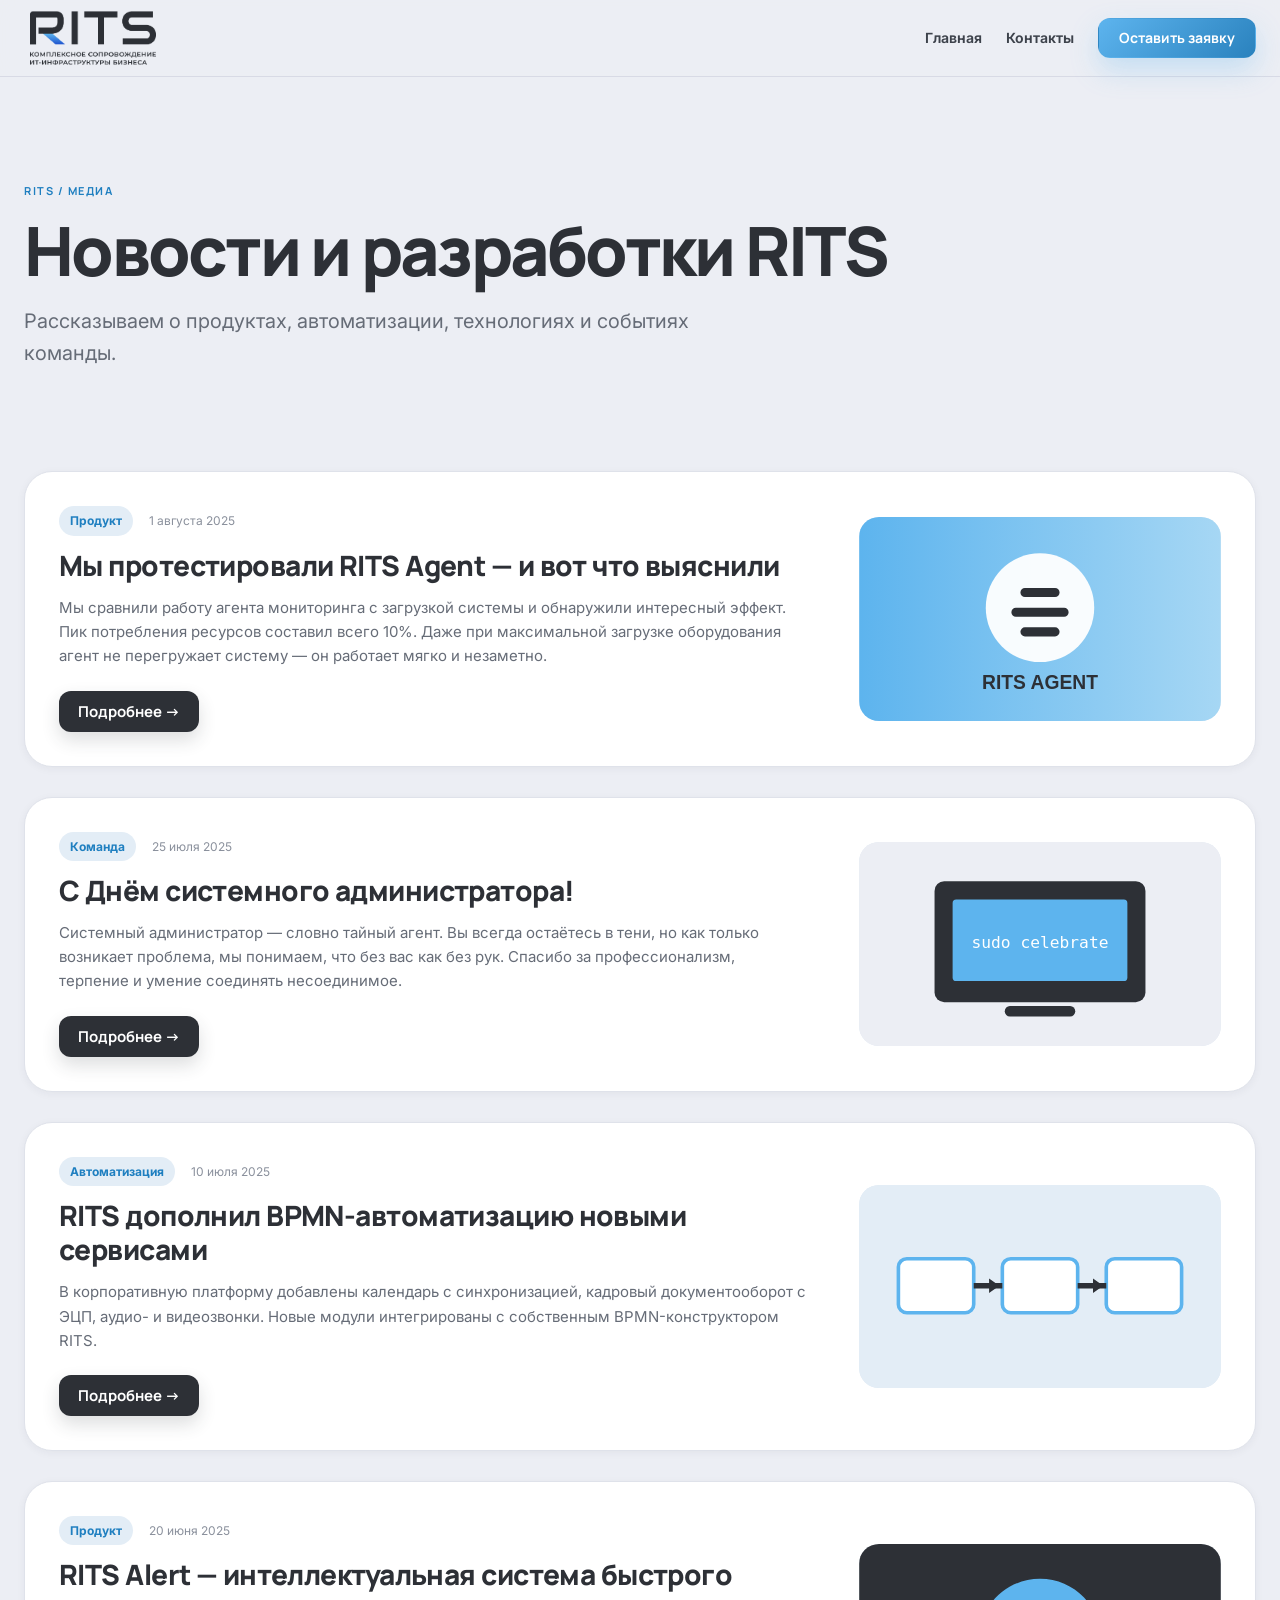
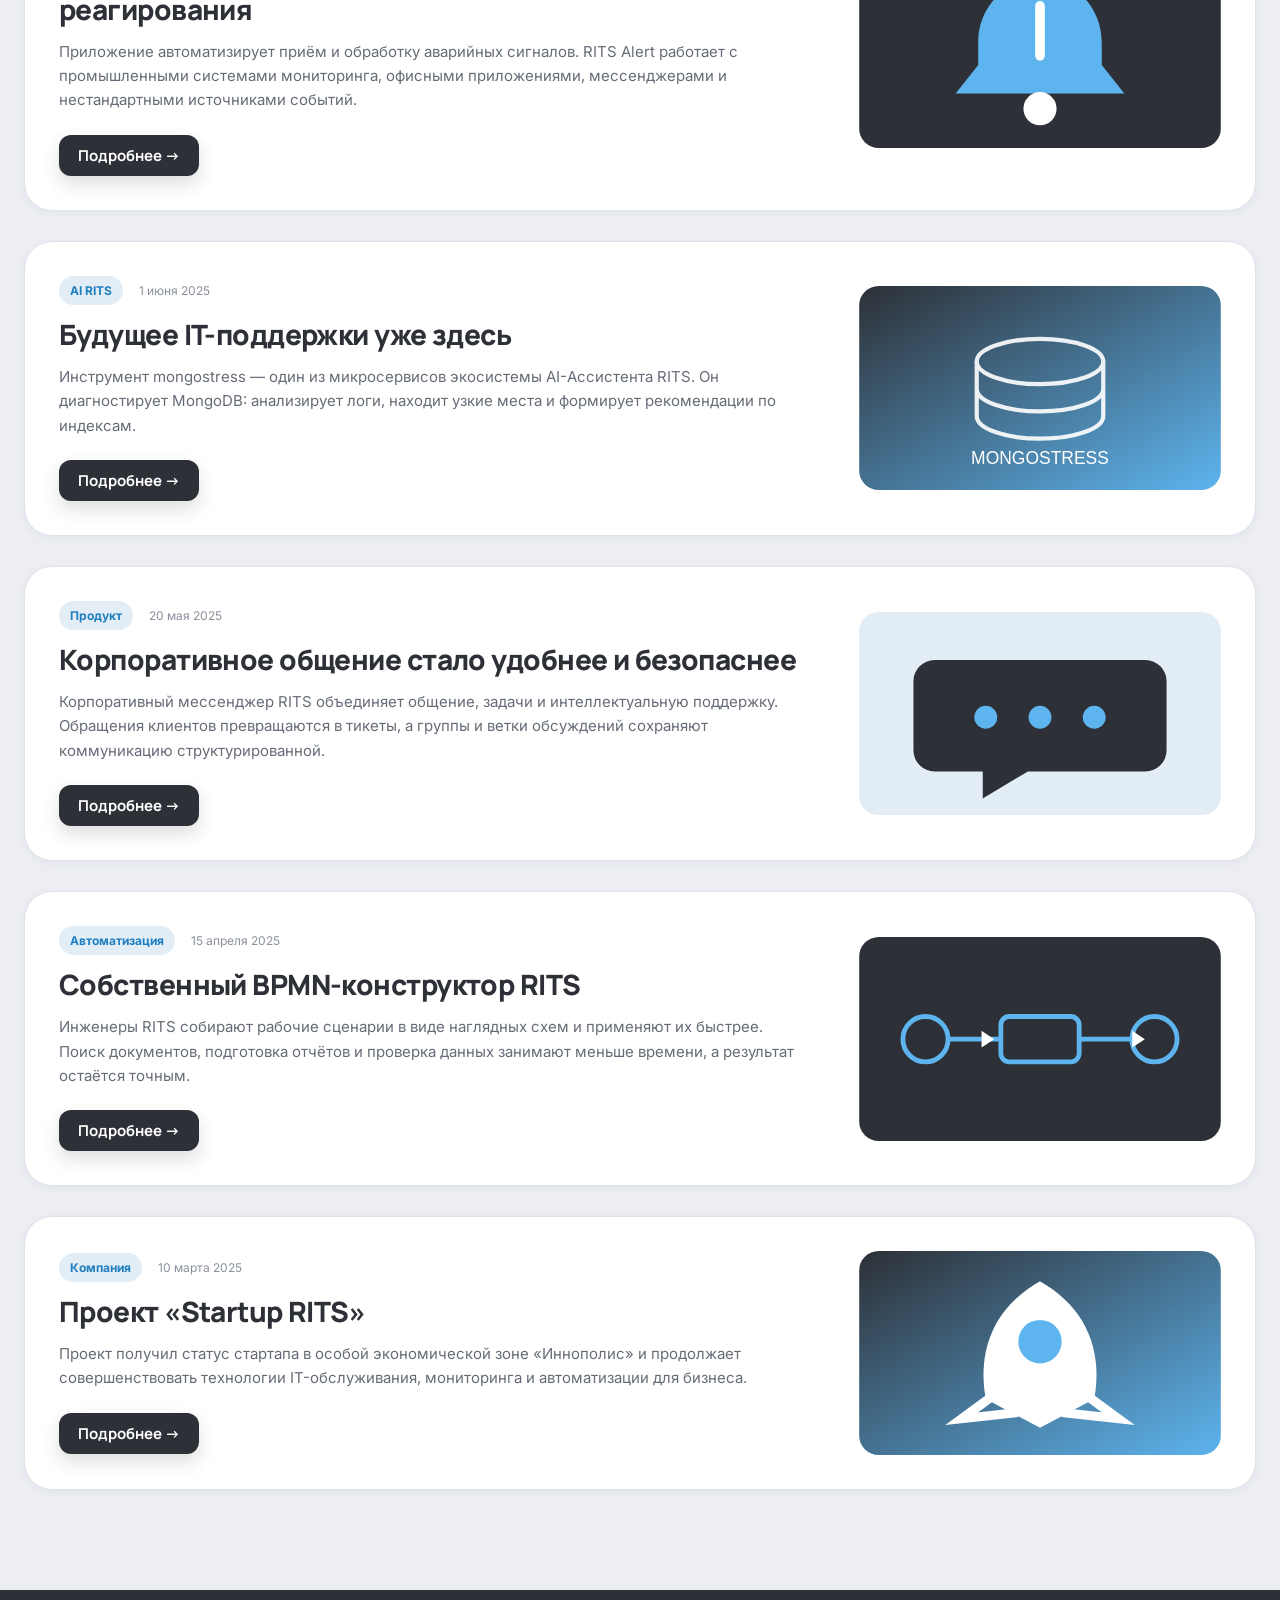
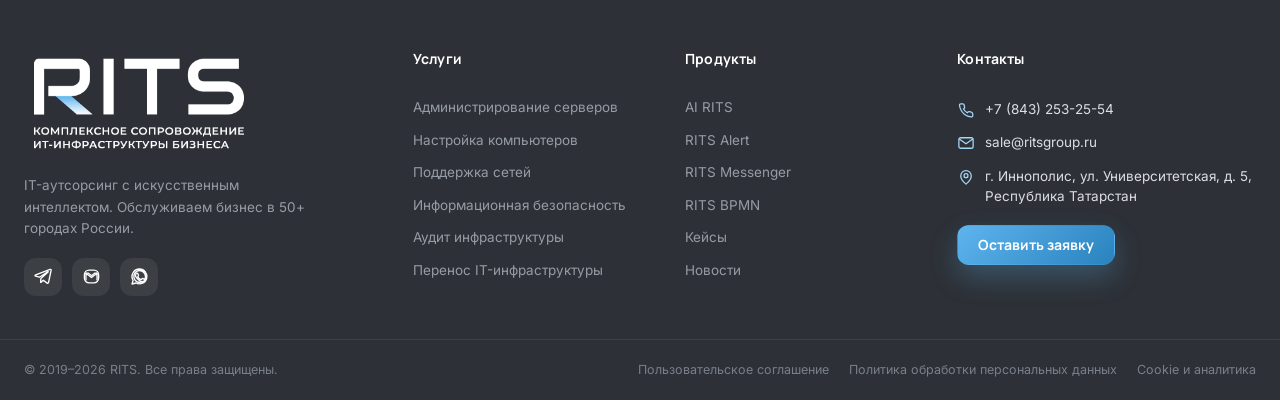
<file: news/index.html>
<!doctype html>
<html lang="ru">
<head>
  <meta charset="utf-8">
  <meta name="viewport" content="width=device-width,initial-scale=1">
  <title>Новости RITS — IT-поддержка, автоматизация и продукты</title>
  <meta name="description" content="Новости RITS: AI-мониторинг, автоматизация IT-поддержки, корпоративные продукты и события компании.">
  <link rel="icon" href="../assets/favicon/favicon.png">
  <link rel="preconnect" href="https://fonts.googleapis.com">
  <link rel="preconnect" href="https://fonts.gstatic.com" crossorigin>
  <link href="https://fonts.googleapis.com/css2?family=Inter:wght@400;500;600;700&family=Manrope:wght@600;700;800&display=swap" rel="stylesheet">
  <link rel="stylesheet" href="../css/styles.css">
  <link rel="stylesheet" href="../css/news.css">
</head>
<body class="news-page">
  <svg class="sprite" aria-hidden="true" focusable="false" xmlns="http://www.w3.org/2000/svg">
    <symbol id="i-phone" viewBox="0 0 24 24"><path d="M21 16.9v2.6a1.8 1.8 0 0 1-2 1.8 17.6 17.6 0 0 1-7.7-2.7 17.3 17.3 0 0 1-5.3-5.3A17.6 17.6 0 0 1 3.3 5.6 1.8 1.8 0 0 1 5.1 3.7h2.6a1.8 1.8 0 0 1 1.8 1.5c.1.9.3 1.7.6 2.5a1.8 1.8 0 0 1-.4 1.9L8.6 10.7a14 14 0 0 0 5 5l1.1-1.1a1.8 1.8 0 0 1 1.9-.4c.8.3 1.6.5 2.5.6a1.8 1.8 0 0 1 1.5 1.8z"/></symbol>
    <symbol id="i-mail" viewBox="0 0 24 24"><rect x="2.5" y="5" width="19" height="14" rx="2.5"/><path d="M3.5 7l8.5 6 8.5-6"/></symbol>
    <symbol id="i-pin" viewBox="0 0 24 24"><path d="M12 21.5s7-6.1 7-11a7 7 0 1 0-14 0c0 4.9 7 11 7 11z"/><circle cx="12" cy="10.2" r="2.6"/></symbol>
    <symbol id="i-tg" viewBox="0 0 24 24" fill="currentColor" stroke="none"><path d="M21.6 4.3L18.4 19.5c-.24 1.07-.88 1.33-1.78.83l-4.92-3.63-2.37 2.28c-.26.26-.48.48-.99.48l.35-5.02 9.13-8.25c.4-.35-.09-.55-.62-.2L6.9 12.9 2.05 11.4c-1.05-.33-1.07-1.05.22-1.56L20.24 3.1c.88-.32 1.65.2 1.36 1.2z"/></symbol>
    <symbol id="i-max" viewBox="0 0 24 24" fill="none" stroke="currentColor" stroke-width="1.8"><path d="M5 16.5V7.8l7 5.4 7-5.4v8.7"/><path d="M5 7.8h3.1L12 11l3.9-3.2H19"/><rect x="3" y="4" width="18" height="16" rx="6"/></symbol>
    <symbol id="i-wa" viewBox="0 0 24 24" fill="currentColor" stroke="none"><path d="M12 2.5A9.4 9.4 0 0 0 3.9 16.7L2.6 21.5l4.95-1.3A9.4 9.4 0 1 0 12 2.5zm0 1.9a7.5 7.5 0 0 1 6.3 11.6l-.3.5.7 2.5-2.6-.68-.45.26A7.5 7.5 0 1 1 12 4.4zm-3.3 3.6c-.2 0-.5.06-.75.33-.26.27-1 .95-1 2.3s1.02 2.67 1.16 2.86c.14.19 1.98 3.15 4.88 4.28 2.4.94 2.9.76 3.42.71.52-.05 1.68-.68 1.92-1.35.24-.66.24-1.23.17-1.35-.07-.12-.26-.19-.55-.33-.29-.15-1.7-.84-1.96-.94-.26-.1-.45-.14-.64.14-.19.29-.74.94-.9 1.13-.17.19-.34.21-.62.07-.29-.15-1.22-.45-2.33-1.44-.86-.77-1.44-1.72-1.6-2-.17-.29-.02-.44.12-.59.13-.13.29-.34.43-.5.15-.17.19-.29.29-.48.1-.19.05-.36-.02-.5-.07-.15-.64-1.57-.88-2.14-.23-.56-.46-.48-.64-.49h-.5z"/></symbol>
  </svg>
  <header class="subheader">
    <div class="container subheader__inner">
      <a class="subheader__logo" href="../"><img src="../assets/logos/rits/full-logo_color.png" alt="RITS"></a>
      <nav class="subheader__nav" aria-label="Навигация"><a href="../">Главная</a><a href="../#contacts">Контакты</a><a class="btn btn--primary btn--sm" href="../#contacts">Оставить заявку</a></nav>
    </div>
  </header>
  <main>
    <section class="news-hero">
      <div class="container"><span class="news-hero__eyebrow">RITS / Медиа</span><h1>Новости и разработки RITS</h1><p>Рассказываем о продуктах, автоматизации, технологиях и событиях команды.</p></div>
    </section>
    <section class="container news-feature-list news-feature-page" aria-label="Все новости">
      <article class="news-feature">
        <div class="news-feature__content"><div class="news-feature__meta"><span>Продукт</span><time datetime="2025-08-01">1 августа 2025</time></div><h3>Мы протестировали RITS Agent — и вот что выяснили</h3><p>Мы сравнили работу агента мониторинга с загрузкой системы и обнаружили интересный эффект. Пик потребления ресурсов составил всего 10%. Даже при максимальной загрузке оборудования агент не перегружает систему — он работает мягко и незаметно.</p><a class="btn btn--news" href="rits-agent.html">Подробнее →</a></div>
        <a class="news-feature__image" href="rits-agent.html" aria-label="Подробнее о тестировании RITS Agent"><img src="../assets/news/rits-agent.svg" alt="Мониторинг серверной инфраструктуры с RITS Agent"></a>
      </article>
      <article class="news-feature">
        <div class="news-feature__content"><div class="news-feature__meta"><span>Команда</span><time datetime="2025-07-25">25 июля 2025</time></div><h3>С Днём системного администратора!</h3><p>Системный администратор — словно тайный агент. Вы всегда остаётесь в тени, но как только возникает проблема, мы понимаем, что без вас как без рук. Спасибо за профессионализм, терпение и умение соединять несоединимое.</p><a class="btn btn--news" href="sysadmin-day.html">Подробнее →</a></div>
        <a class="news-feature__image" href="sysadmin-day.html" aria-label="Подробнее о Дне системного администратора"><img src="../assets/news/sysadmin-day.svg" alt="День системного администратора" loading="lazy"></a>
      </article>
      <article class="news-feature">
        <div class="news-feature__content"><div class="news-feature__meta"><span>Автоматизация</span><time datetime="2025-07-10">10 июля 2025</time></div><h3>RITS дополнил BPMN-автоматизацию новыми сервисами</h3><p>В корпоративную платформу добавлены календарь с синхронизацией, кадровый документооборот с ЭЦП, аудио- и видеозвонки. Новые модули интегрированы с собственным BPMN-конструктором RITS.</p><a class="btn btn--news" href="bpmn-new-services.html">Подробнее →</a></div>
        <a class="news-feature__image" href="bpmn-new-services.html" aria-label="Подробнее о новых сервисах BPMN"><img src="../assets/news/bpmn-services.svg" alt="BPMN-автоматизация RITS" loading="lazy"></a>
      </article>
      <article class="news-feature">
        <div class="news-feature__content"><div class="news-feature__meta"><span>Продукт</span><time datetime="2025-06-20">20 июня 2025</time></div><h3>RITS Alert — интеллектуальная система быстрого реагирования</h3><p>Приложение автоматизирует приём и обработку аварийных сигналов. RITS Alert работает с промышленными системами мониторинга, офисными приложениями, мессенджерами и нестандартными источниками событий.</p><a class="btn btn--news" href="rits-alert.html">Подробнее →</a></div>
        <a class="news-feature__image" href="rits-alert.html" aria-label="Подробнее о RITS Alert"><img src="../assets/news/rits-alert.svg" alt="Система быстрого реагирования RITS Alert" loading="lazy"></a>
      </article>
      <article class="news-feature">
        <div class="news-feature__content"><div class="news-feature__meta"><span>AI RITS</span><time datetime="2025-06-01">1 июня 2025</time></div><h3>Будущее IT-поддержки уже здесь</h3><p>Инструмент mongostress — один из микросервисов экосистемы AI-Ассистента RITS. Он диагностирует MongoDB: анализирует логи, находит узкие места и формирует рекомендации по индексам.</p><a class="btn btn--news" href="mongostress.html">Подробнее →</a></div>
        <a class="news-feature__image" href="mongostress.html" aria-label="Подробнее о mongostress"><img src="../assets/news/mongostress.svg" alt="Диагностика MongoDB с mongostress" loading="lazy"></a>
      </article>
      <article class="news-feature">
        <div class="news-feature__content"><div class="news-feature__meta"><span>Продукт</span><time datetime="2025-05-20">20 мая 2025</time></div><h3>Корпоративное общение стало удобнее и безопаснее</h3><p>Корпоративный мессенджер RITS объединяет общение, задачи и интеллектуальную поддержку. Обращения клиентов превращаются в тикеты, а группы и ветки обсуждений сохраняют коммуникацию структурированной.</p><a class="btn btn--news" href="corporate-messenger.html">Подробнее →</a></div>
        <a class="news-feature__image" href="corporate-messenger.html" aria-label="Подробнее о корпоративном мессенджере RITS"><img src="../assets/news/corporate-messenger.svg" alt="Корпоративный мессенджер RITS" loading="lazy"></a>
      </article>
      <article class="news-feature">
        <div class="news-feature__content"><div class="news-feature__meta"><span>Автоматизация</span><time datetime="2025-04-15">15 апреля 2025</time></div><h3>Собственный BPMN-конструктор RITS</h3><p>Инженеры RITS собирают рабочие сценарии в виде наглядных схем и применяют их быстрее. Поиск документов, подготовка отчётов и проверка данных занимают меньше времени, а результат остаётся точным.</p><a class="btn btn--news" href="bpmn-constructor.html">Подробнее →</a></div>
        <a class="news-feature__image" href="bpmn-constructor.html" aria-label="Подробнее о BPMN-конструкторе RITS"><img src="../assets/news/bpmn-constructor.svg" alt="BPMN-конструктор RITS" loading="lazy"></a>
      </article>
      <article class="news-feature">
        <div class="news-feature__content"><div class="news-feature__meta"><span>Компания</span><time datetime="2025-03-10">10 марта 2025</time></div><h3>Проект «Startup RITS»</h3><p>Проект получил статус стартапа в особой экономической зоне «Иннополис» и продолжает совершенствовать технологии IT-обслуживания, мониторинга и автоматизации для бизнеса.</p><a class="btn btn--news" href="startup-rits.html">Подробнее →</a></div>
        <a class="news-feature__image" href="startup-rits.html" aria-label="Подробнее о проекте Startup RITS"><img src="../assets/news/startup-rits.svg" alt="Проект Startup RITS" loading="lazy"></a>
      </article>
    </section>
  </main>
  <footer class="footer" id="contacts">
    <div class="container footer__inner">
      <div class="footer__brand">
        <a class="logo logo--light" href="../"><img class="logo__image" src="../assets/logos/rits/full-logo_white-with-color.png" alt="RITS" width="730" height="354"></a>
        <p>IT-аутсорсинг с искусственным интеллектом. Обслуживаем бизнес в 50+ городах России.</p>
        <ul class="socials">
          <li><a href="https://t.me/IT_RITS" aria-label="Telegram" target="_blank" rel="noopener noreferrer"><svg class="ico"><use href="#i-tg"/></svg></a></li>
          <li><a href="https://max.ru/u/f9LHodD0cOJnREf6ChIRdW90Ahy0Kqbh48H106a8Lt39tmoMSB9a2D2kJhI" aria-label="MAX" target="_blank" rel="noopener noreferrer"><svg class="ico"><use href="#i-max"/></svg></a></li>
          <li><a href="https://wa.me/79625797422" aria-label="WhatsApp" target="_blank" rel="noopener noreferrer"><svg class="ico"><use href="#i-wa"/></svg></a></li>
        </ul>
      </div>
      <nav class="footer__nav" aria-label="Услуги">
        <h4>Услуги</h4>
        <a href="../#services">Администрирование серверов</a><a href="../#services">Настройка компьютеров</a><a href="../#services">Поддержка сетей</a><a href="../#services">Информационная безопасность</a><a href="../#services">Аудит инфраструктуры</a><a href="../#services">Перенос IT-инфраструктуры</a>
      </nav>
      <nav class="footer__nav" aria-label="Продукты">
        <h4>Продукты</h4>
        <a href="../#ai">AI RITS</a><a href="../#alert">RITS Alert</a><a href="../#messenger">RITS Messenger</a><a href="../#bpmn">RITS BPMN</a><a href="../#cases">Кейсы</a><a href="./">Новости</a>
      </nav>
      <div class="footer__contacts">
        <h4>Контакты</h4>
        <a class="fcontact" href="tel:+78432532554"><svg class="ico"><use href="#i-phone"/></svg>+7 (843) 253-25-54</a>
        <a class="fcontact" href="mailto:sale@ritsgroup.ru"><svg class="ico"><use href="#i-mail"/></svg>sale@ritsgroup.ru</a>
        <span class="fcontact"><svg class="ico"><use href="#i-pin"/></svg>г. Иннополис, ул. Университетская, д. 5, Республика Татарстан</span>
        <a class="btn btn--primary btn--sm" href="../#contacts">Оставить заявку</a>
      </div>
    </div>
    <div class="container footer__bottom">
      <span>© 2019–2026 RITS. Все права защищены.</span>
      <nav aria-label="Правовая информация">
        <a href="../assets/documents/user-agreement.pdf" target="_blank" rel="noopener">Пользовательское соглашение</a>
        <a href="../assets/documents/privacy-policy.pdf" target="_blank" rel="noopener">Политика обработки персональных данных</a>
        <a href="../assets/documents/privacy-policy.pdf" target="_blank" rel="noopener">Cookie и аналитика</a>
      </nav>
    </div>
  </footer>
</body>
</html>
</file>
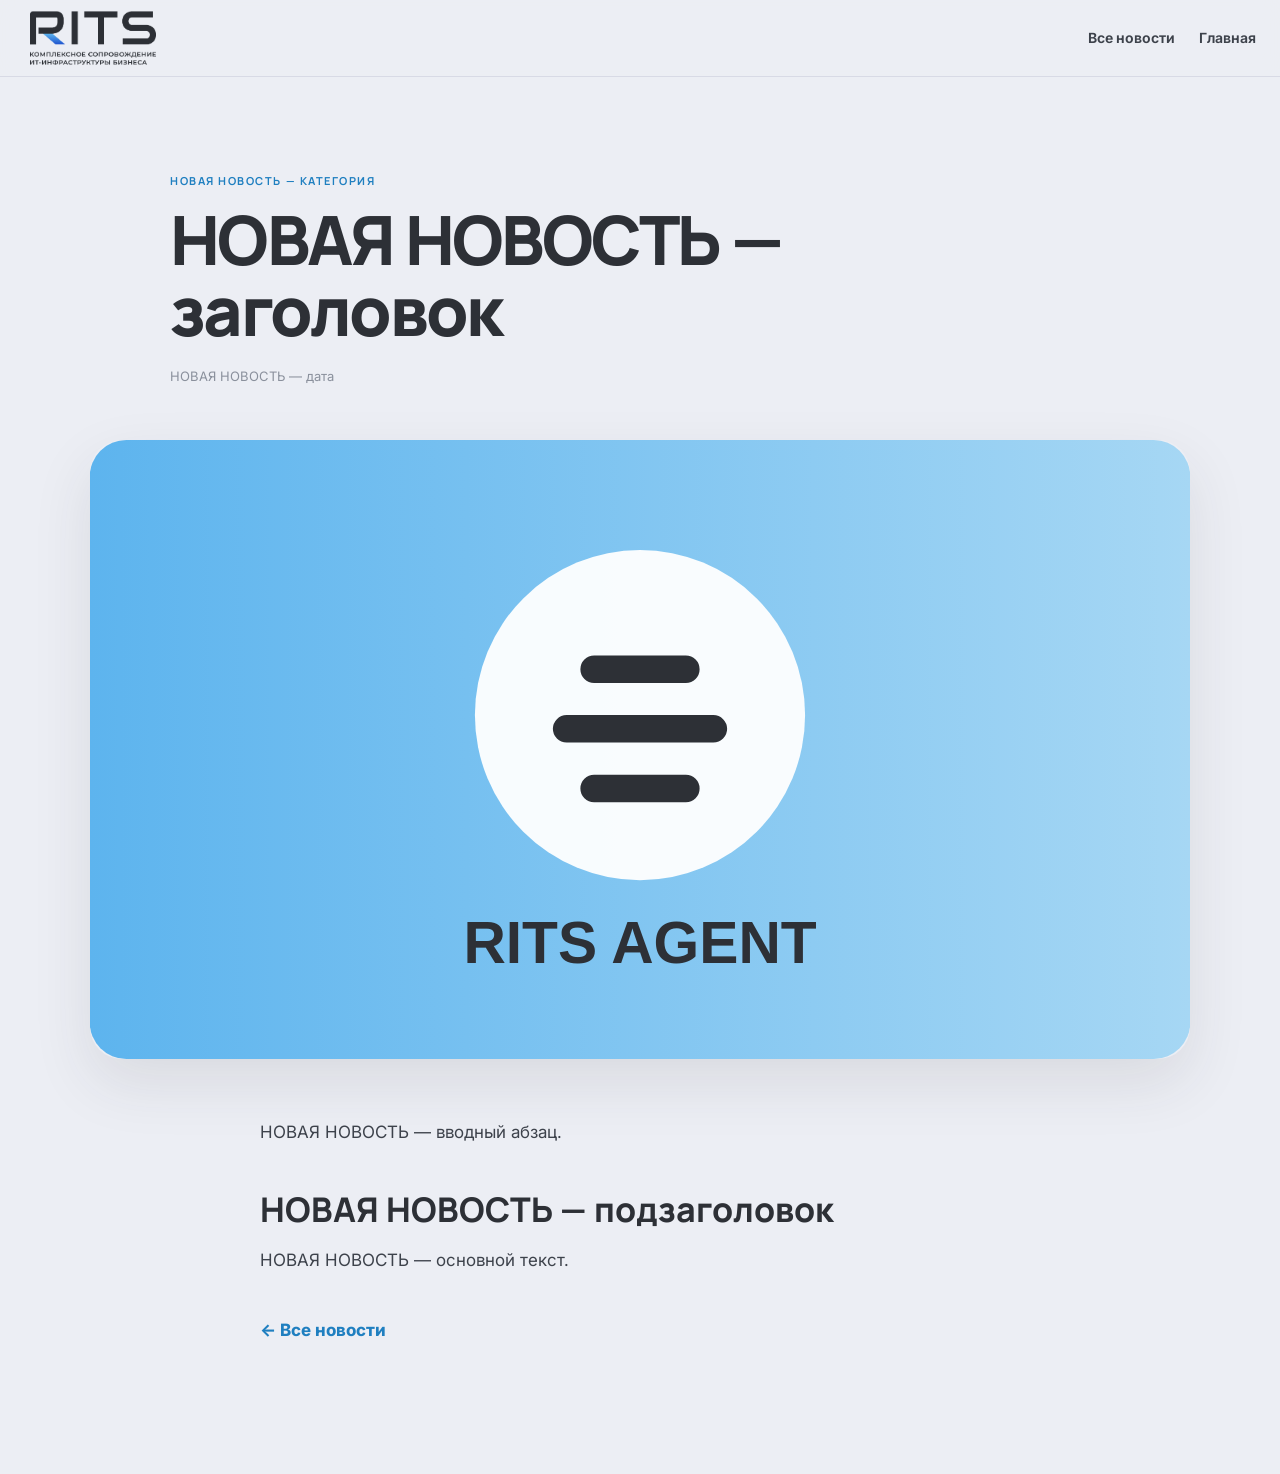
<file: news/ARTICLE-TEMPLATE.html>
<!doctype html>
<!-- Скопируйте этот файл, переименуйте и замените поля с пометкой НОВАЯ НОВОСТЬ. -->
<html lang="ru"><head><meta charset="utf-8"><meta name="viewport" content="width=device-width,initial-scale=1"><title>НОВАЯ НОВОСТЬ — заголовок | RITS</title><meta name="description" content="НОВАЯ НОВОСТЬ — короткое SEO-описание."><link rel="icon" href="../assets/favicon/favicon.png"><link rel="preconnect" href="https://fonts.googleapis.com"><link rel="preconnect" href="https://fonts.gstatic.com" crossorigin><link href="https://fonts.googleapis.com/css2?family=Inter:wght@400;500;600;700&family=Manrope:wght@600;700;800&display=swap" rel="stylesheet"><link rel="stylesheet" href="../css/styles.css"><link rel="stylesheet" href="../css/news.css"></head><body class="news-page"><header class="subheader"><div class="container subheader__inner"><a class="subheader__logo" href="../"><img src="../assets/logos/rits/full-logo_color.png" alt="RITS"></a><nav class="subheader__nav"><a href="./">Все новости</a><a href="../">Главная</a></nav></div></header><main class="article"><article><header class="article__head"><span class="article__eyebrow">НОВАЯ НОВОСТЬ — категория</span><h1>НОВАЯ НОВОСТЬ — заголовок</h1><div class="article__meta"><time datetime="2026-01-01">НОВАЯ НОВОСТЬ — дата</time></div></header><figure class="article__cover"><img src="../assets/news/rits-agent.svg" alt="НОВАЯ НОВОСТЬ — описание картинки"></figure><div class="article__content"><p>НОВАЯ НОВОСТЬ — вводный абзац.</p><h2>НОВАЯ НОВОСТЬ — подзаголовок</h2><p>НОВАЯ НОВОСТЬ — основной текст.</p><a class="article__back" href="./">← Все новости</a></div></article></main></body></html>
</file>
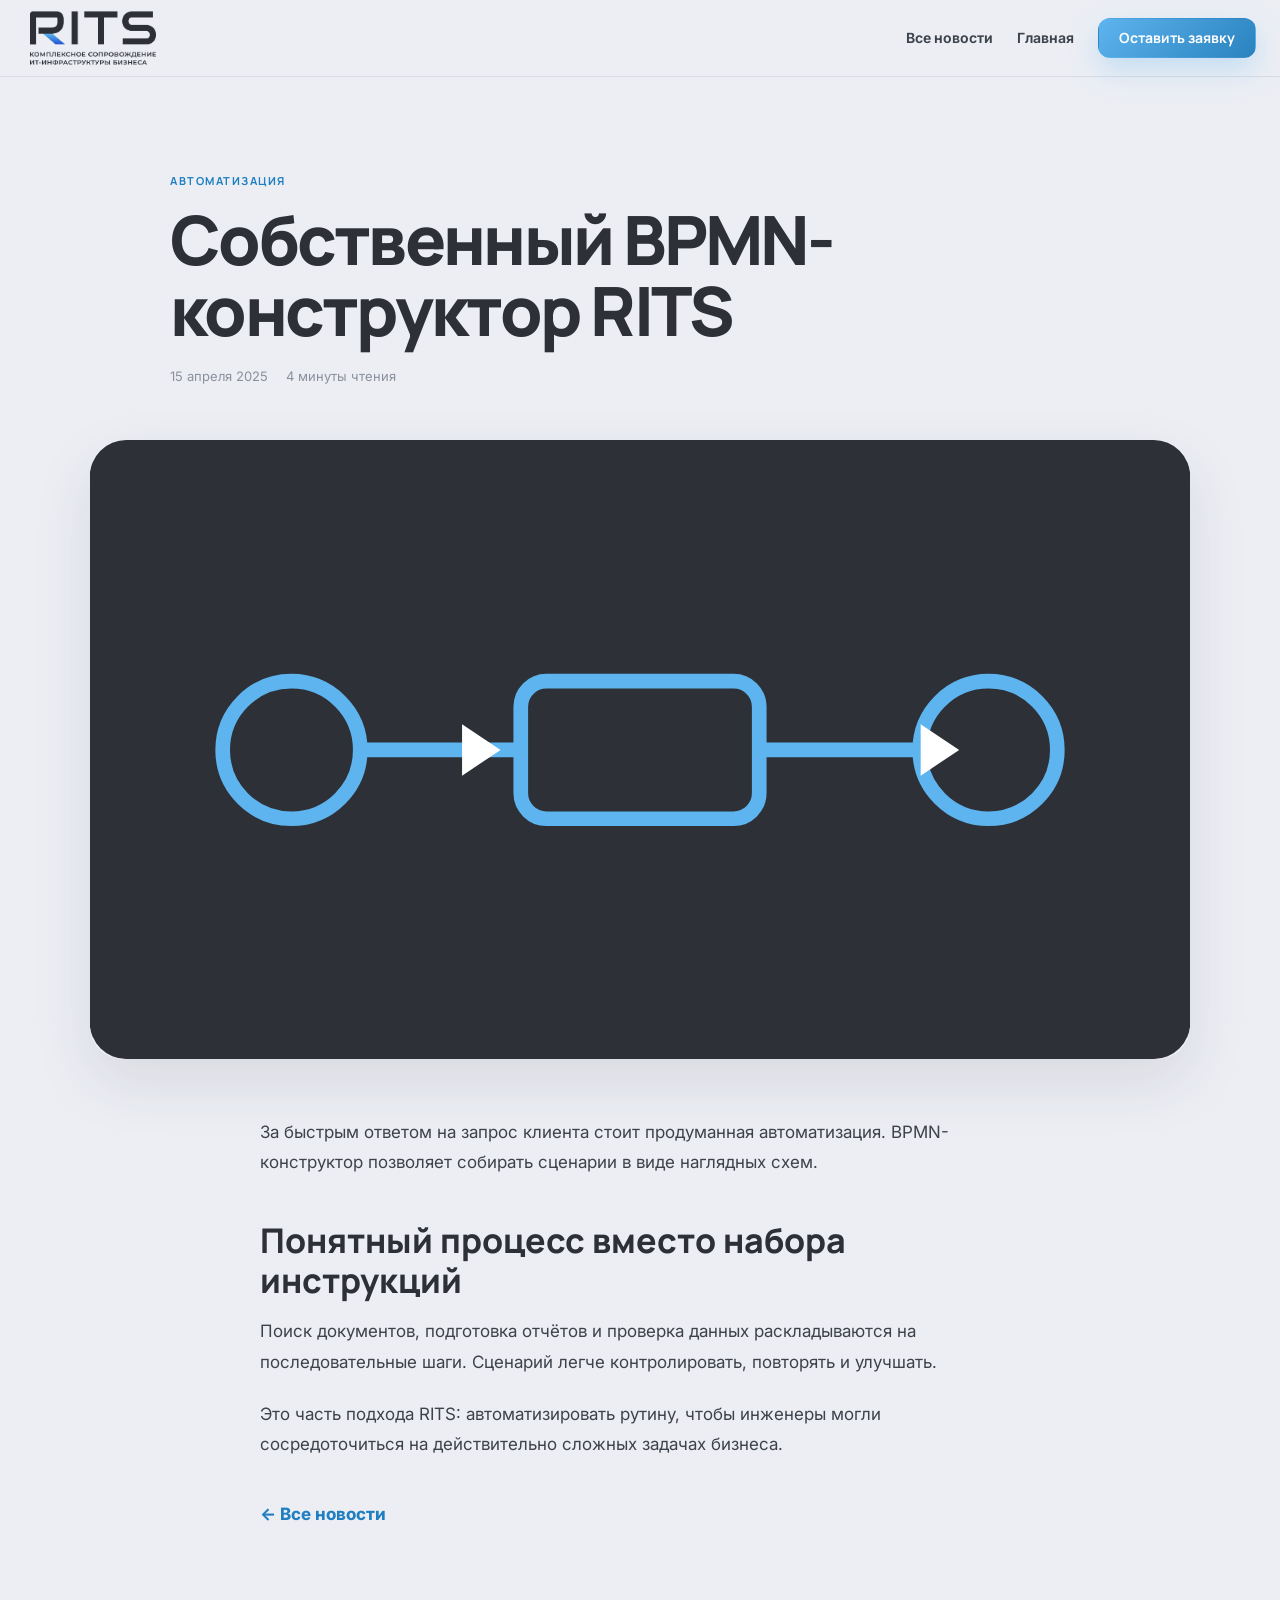
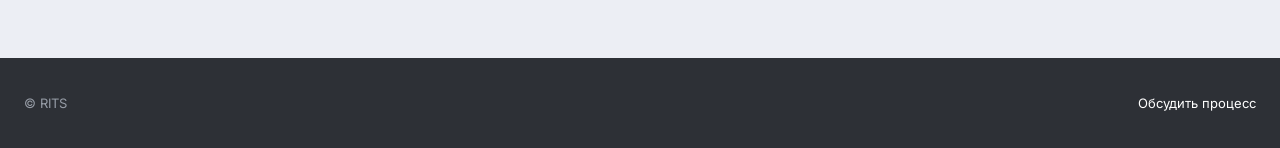
<file: news/bpmn-constructor.html>
<!doctype html><html lang="ru"><head><meta charset="utf-8"><meta name="viewport" content="width=device-width,initial-scale=1"><title>BPMN-конструктор RITS — автоматизация процессов</title><meta name="description" content="BPMN-конструктор RITS помогает собирать и автоматизировать рабочие сценарии."><link rel="icon" href="../assets/favicon/favicon.png"><link rel="preconnect" href="https://fonts.googleapis.com"><link rel="preconnect" href="https://fonts.gstatic.com" crossorigin><link href="https://fonts.googleapis.com/css2?family=Inter:wght@400;500;600;700&family=Manrope:wght@600;700;800&display=swap" rel="stylesheet"><link rel="stylesheet" href="../css/styles.css"><link rel="stylesheet" href="../css/news.css"></head><body class="news-page"><header class="subheader"><div class="container subheader__inner"><a class="subheader__logo" href="../"><img src="../assets/logos/rits/full-logo_color.png" alt="RITS"></a><nav class="subheader__nav"><a href="./">Все новости</a><a href="../">Главная</a><a class="btn btn--primary btn--sm" href="../#contacts">Оставить заявку</a></nav></div></header><main class="article"><article><header class="article__head"><span class="article__eyebrow">Автоматизация</span><h1>Собственный BPMN-конструктор RITS</h1><div class="article__meta"><time datetime="2025-04-15">15 апреля 2025</time><span>4 минуты чтения</span></div></header><figure class="article__cover"><img src="../assets/news/bpmn-constructor.svg" alt="BPMN-конструктор RITS"></figure><div class="article__content"><p>За быстрым ответом на запрос клиента стоит продуманная автоматизация. BPMN-конструктор позволяет собирать сценарии в виде наглядных схем.</p><h2>Понятный процесс вместо набора инструкций</h2><p>Поиск документов, подготовка отчётов и проверка данных раскладываются на последовательные шаги. Сценарий легче контролировать, повторять и улучшать.</p><p>Это часть подхода RITS: автоматизировать рутину, чтобы инженеры могли сосредоточиться на действительно сложных задачах бизнеса.</p><a class="article__back" href="./">← Все новости</a></div></article></main><footer class="news-footer"><div class="container news-footer__inner"><span>© RITS</span><a href="../#contacts">Обсудить процесс</a></div></footer></body></html>
</file>
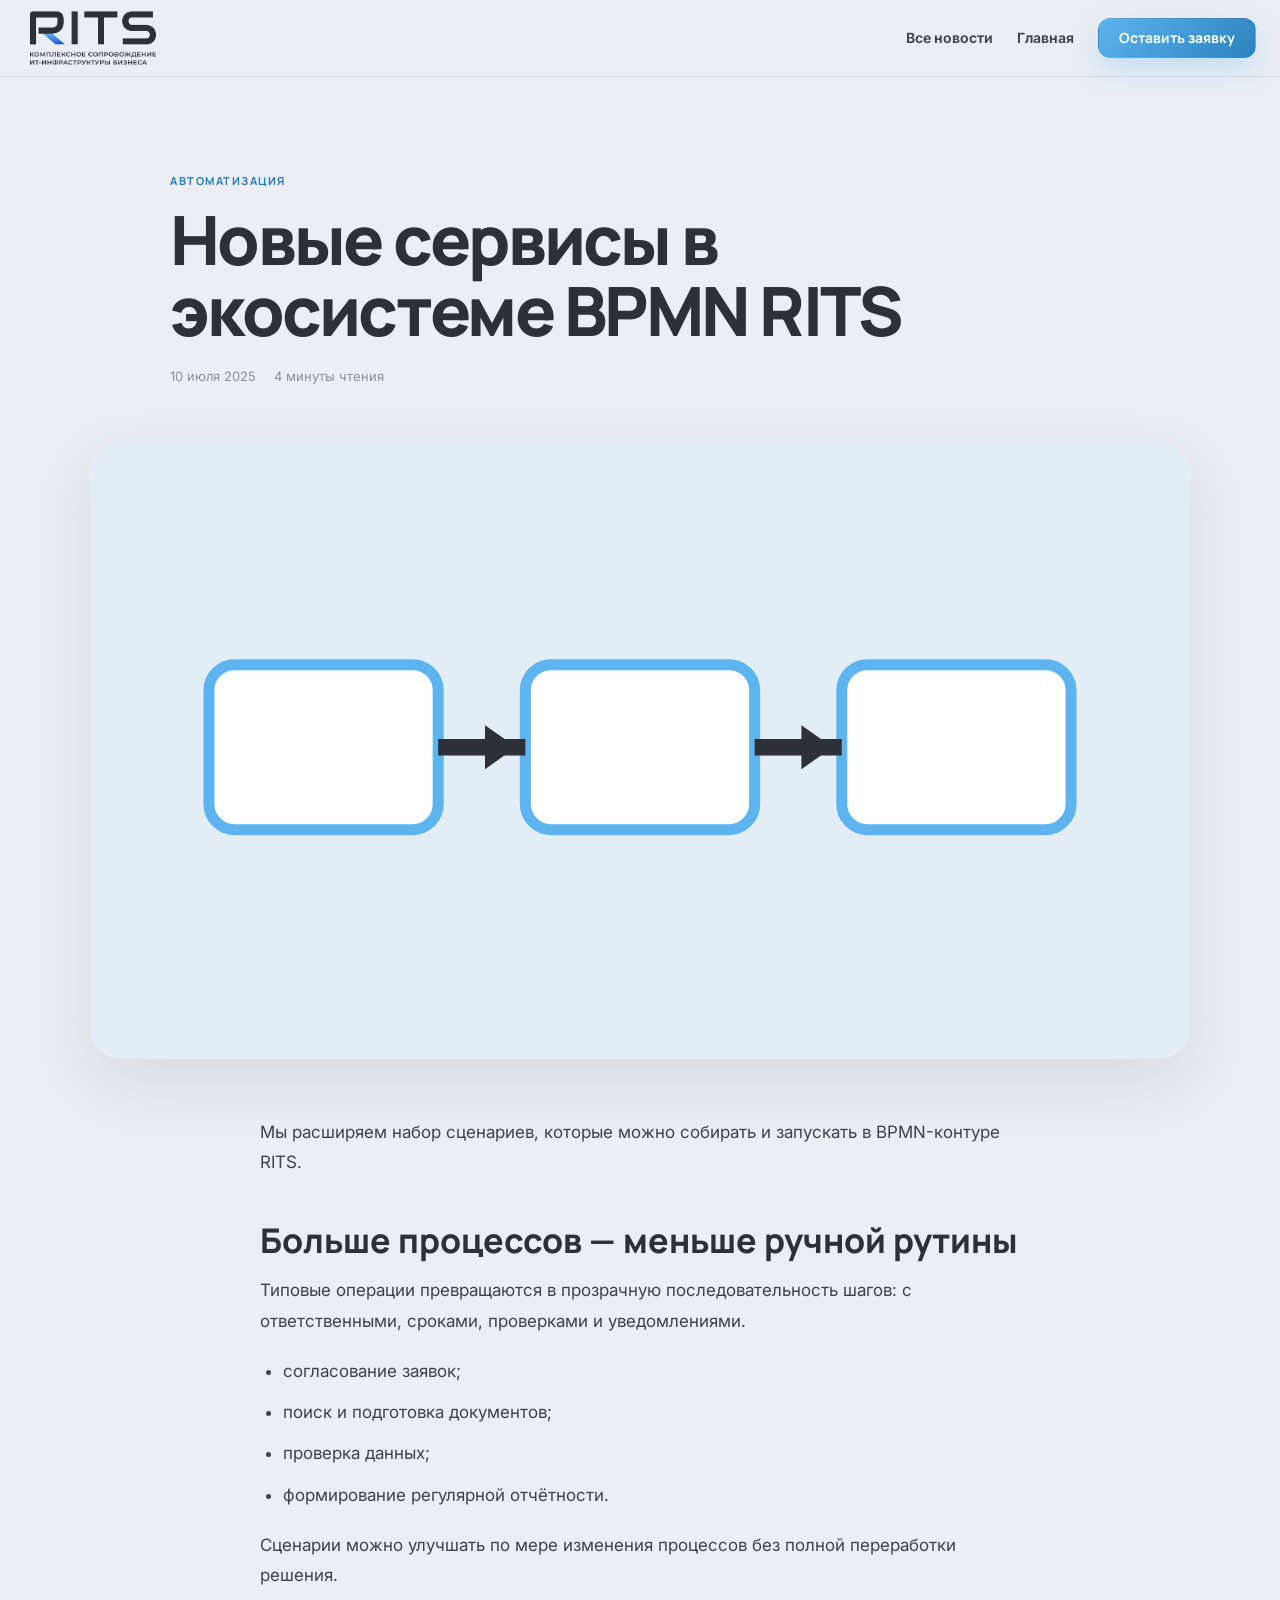
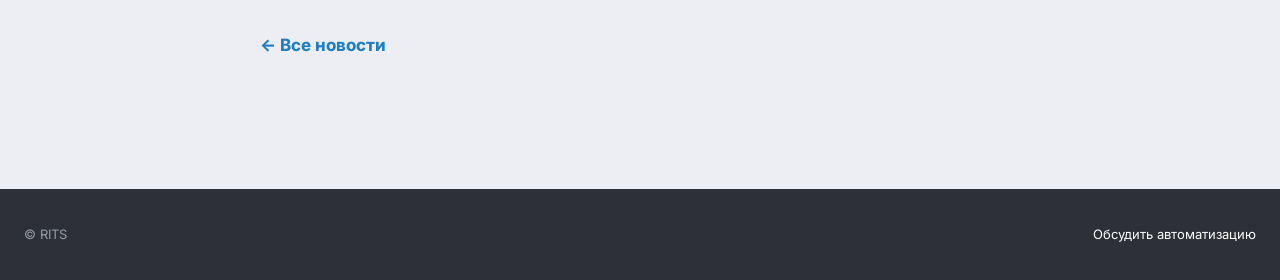
<file: news/bpmn-new-services.html>
<!doctype html><html lang="ru"><head><meta charset="utf-8"><meta name="viewport" content="width=device-width,initial-scale=1"><title>Новые сервисы BPMN RITS</title><meta name="description" content="Новые автоматизированные сценарии в экосистеме BPMN RITS."><link rel="icon" href="../assets/favicon/favicon.png"><link rel="preconnect" href="https://fonts.googleapis.com"><link rel="preconnect" href="https://fonts.gstatic.com" crossorigin><link href="https://fonts.googleapis.com/css2?family=Inter:wght@400;500;600;700&family=Manrope:wght@600;700;800&display=swap" rel="stylesheet"><link rel="stylesheet" href="../css/styles.css"><link rel="stylesheet" href="../css/news.css"></head><body class="news-page"><header class="subheader"><div class="container subheader__inner"><a class="subheader__logo" href="../"><img src="../assets/logos/rits/full-logo_color.png" alt="RITS"></a><nav class="subheader__nav"><a href="./">Все новости</a><a href="../">Главная</a><a class="btn btn--primary btn--sm" href="../#contacts">Оставить заявку</a></nav></div></header><main class="article"><article><header class="article__head"><span class="article__eyebrow">Автоматизация</span><h1>Новые сервисы в экосистеме BPMN RITS</h1><div class="article__meta"><time datetime="2025-07-10">10 июля 2025</time><span>4 минуты чтения</span></div></header><figure class="article__cover"><img src="../assets/news/bpmn-services.svg" alt="Новые сервисы BPMN"></figure><div class="article__content"><p>Мы расширяем набор сценариев, которые можно собирать и запускать в BPMN-контуре RITS.</p><h2>Больше процессов — меньше ручной рутины</h2><p>Типовые операции превращаются в прозрачную последовательность шагов: с ответственными, сроками, проверками и уведомлениями.</p><ul><li>согласование заявок;</li><li>поиск и подготовка документов;</li><li>проверка данных;</li><li>формирование регулярной отчётности.</li></ul><p>Сценарии можно улучшать по мере изменения процессов без полной переработки решения.</p><a class="article__back" href="./">← Все новости</a></div></article></main><footer class="news-footer"><div class="container news-footer__inner"><span>© RITS</span><a href="../#contacts">Обсудить автоматизацию</a></div></footer></body></html>
</file>
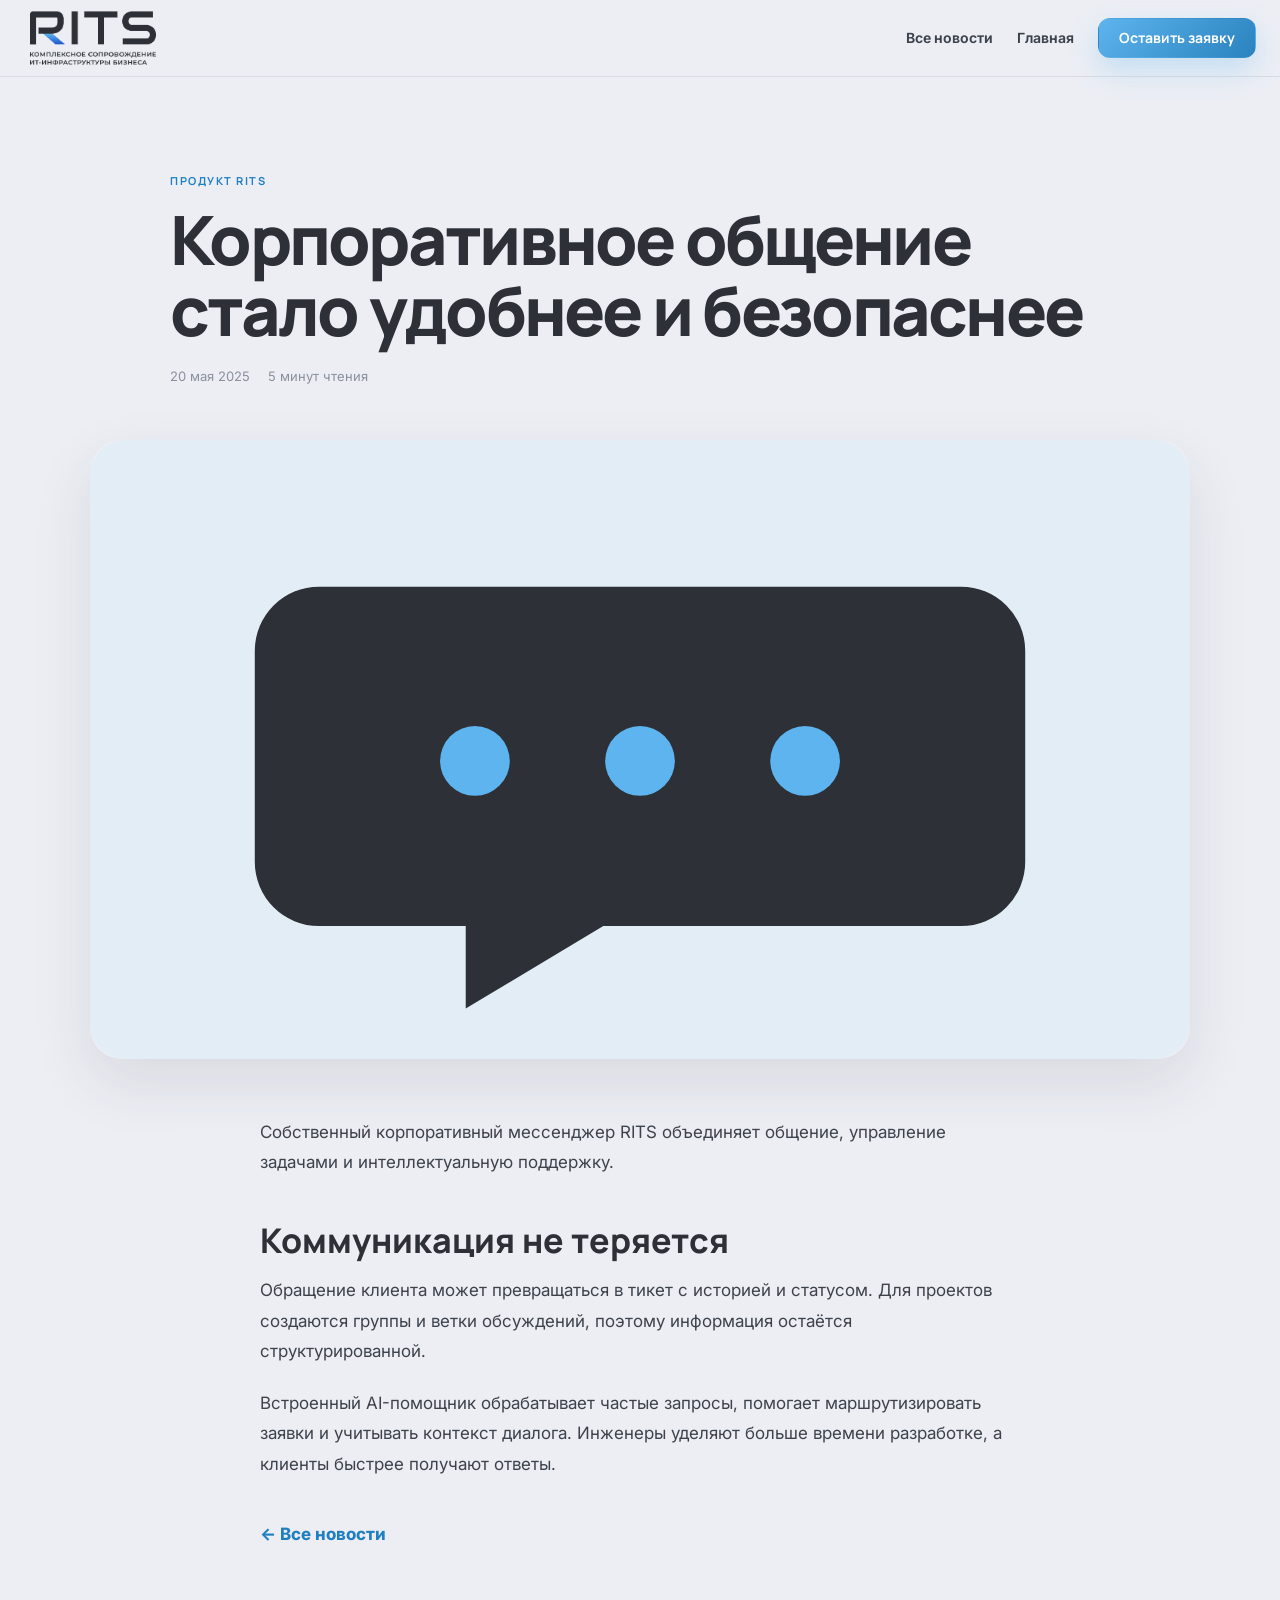
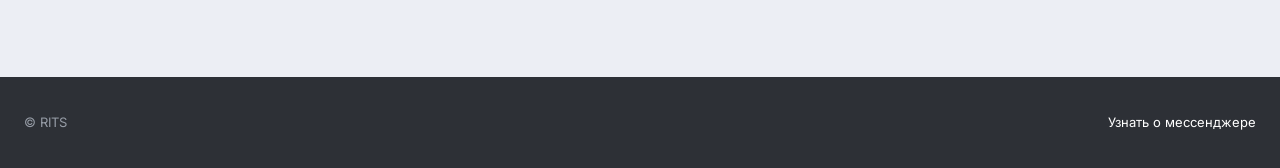
<file: news/corporate-messenger.html>
<!doctype html><html lang="ru"><head><meta charset="utf-8"><meta name="viewport" content="width=device-width,initial-scale=1"><title>Корпоративный мессенджер RITS с AI-помощником</title><meta name="description" content="Корпоративный мессенджер RITS объединяет общение, задачи и поддержку."><link rel="icon" href="../assets/favicon/favicon.png"><link rel="preconnect" href="https://fonts.googleapis.com"><link rel="preconnect" href="https://fonts.gstatic.com" crossorigin><link href="https://fonts.googleapis.com/css2?family=Inter:wght@400;500;600;700&family=Manrope:wght@600;700;800&display=swap" rel="stylesheet"><link rel="stylesheet" href="../css/styles.css"><link rel="stylesheet" href="../css/news.css"></head><body class="news-page"><header class="subheader"><div class="container subheader__inner"><a class="subheader__logo" href="../"><img src="../assets/logos/rits/full-logo_color.png" alt="RITS"></a><nav class="subheader__nav"><a href="./">Все новости</a><a href="../">Главная</a><a class="btn btn--primary btn--sm" href="../#contacts">Оставить заявку</a></nav></div></header><main class="article"><article><header class="article__head"><span class="article__eyebrow">Продукт RITS</span><h1>Корпоративное общение стало удобнее и безопаснее</h1><div class="article__meta"><time datetime="2025-05-20">20 мая 2025</time><span>5 минут чтения</span></div></header><figure class="article__cover"><img src="../assets/news/corporate-messenger.svg" alt="Корпоративный мессенджер RITS"></figure><div class="article__content"><p>Собственный корпоративный мессенджер RITS объединяет общение, управление задачами и интеллектуальную поддержку.</p><h2>Коммуникация не теряется</h2><p>Обращение клиента может превращаться в тикет с историей и статусом. Для проектов создаются группы и ветки обсуждений, поэтому информация остаётся структурированной.</p><p>Встроенный AI-помощник обрабатывает частые запросы, помогает маршрутизировать заявки и учитывать контекст диалога. Инженеры уделяют больше времени разработке, а клиенты быстрее получают ответы.</p><a class="article__back" href="./">← Все новости</a></div></article></main><footer class="news-footer"><div class="container news-footer__inner"><span>© RITS</span><a href="../#contacts">Узнать о мессенджере</a></div></footer></body></html>
</file>
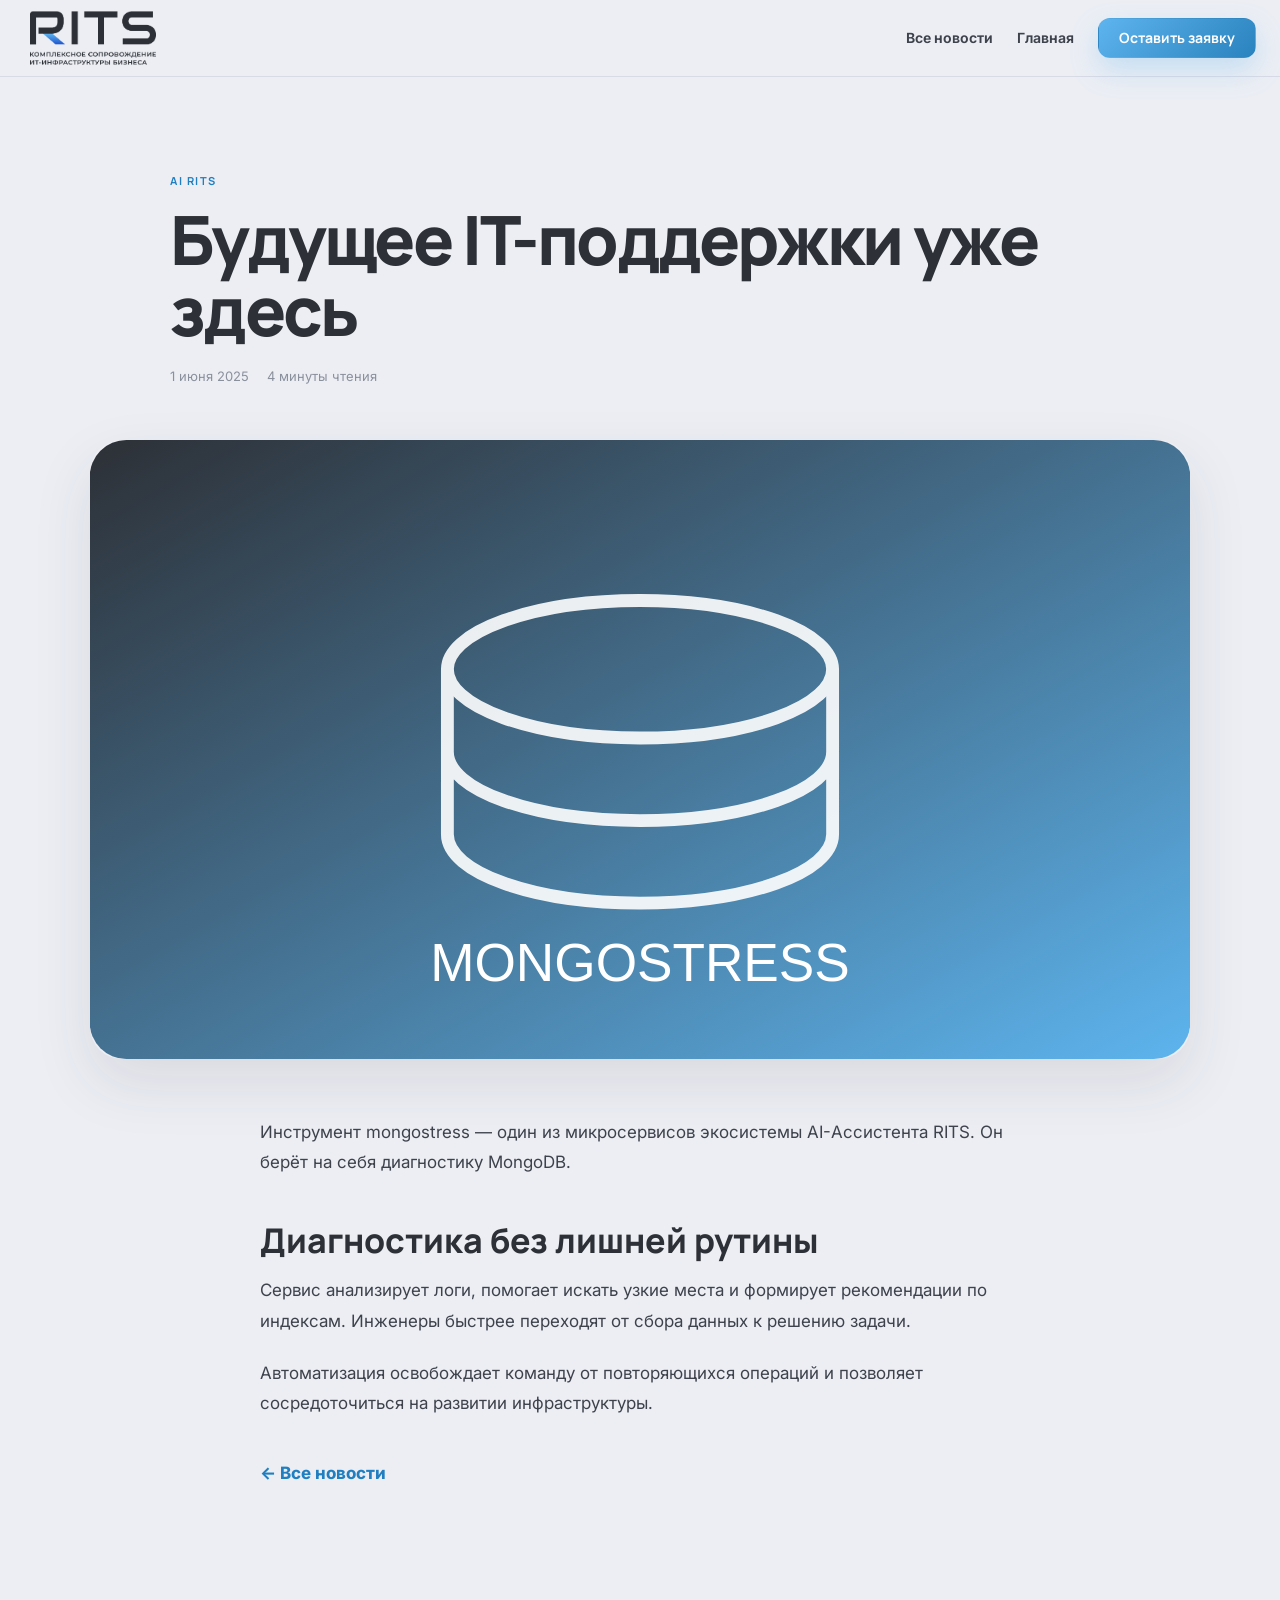
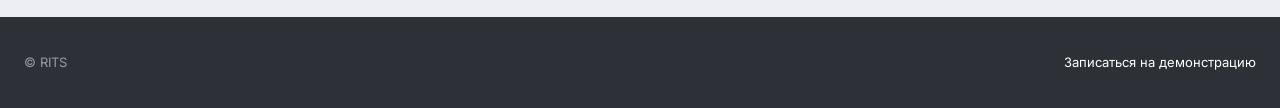
<file: news/mongostress.html>
<!doctype html><html lang="ru"><head><meta charset="utf-8"><meta name="viewport" content="width=device-width,initial-scale=1"><title>Mongostress — диагностика MongoDB | RITS</title><meta name="description" content="Инструмент mongostress диагностирует MongoDB и помогает находить узкие места."><link rel="icon" href="../assets/favicon/favicon.png"><link rel="preconnect" href="https://fonts.googleapis.com"><link rel="preconnect" href="https://fonts.gstatic.com" crossorigin><link href="https://fonts.googleapis.com/css2?family=Inter:wght@400;500;600;700&family=Manrope:wght@600;700;800&display=swap" rel="stylesheet"><link rel="stylesheet" href="../css/styles.css"><link rel="stylesheet" href="../css/news.css"></head><body class="news-page"><header class="subheader"><div class="container subheader__inner"><a class="subheader__logo" href="../"><img src="../assets/logos/rits/full-logo_color.png" alt="RITS"></a><nav class="subheader__nav"><a href="./">Все новости</a><a href="../">Главная</a><a class="btn btn--primary btn--sm" href="../#contacts">Оставить заявку</a></nav></div></header><main class="article"><article><header class="article__head"><span class="article__eyebrow">AI RITS</span><h1>Будущее IT-поддержки уже здесь</h1><div class="article__meta"><time datetime="2025-06-01">1 июня 2025</time><span>4 минуты чтения</span></div></header><figure class="article__cover"><img src="../assets/news/mongostress.svg" alt="Диагностика MongoDB с mongostress"></figure><div class="article__content"><p>Инструмент mongostress — один из микросервисов экосистемы AI-Ассистента RITS. Он берёт на себя диагностику MongoDB.</p><h2>Диагностика без лишней рутины</h2><p>Сервис анализирует логи, помогает искать узкие места и формирует рекомендации по индексам. Инженеры быстрее переходят от сбора данных к решению задачи.</p><p>Автоматизация освобождает команду от повторяющихся операций и позволяет сосредоточиться на развитии инфраструктуры.</p><a class="article__back" href="./">← Все новости</a></div></article></main><footer class="news-footer"><div class="container news-footer__inner"><span>© RITS</span><a href="../#contacts">Записаться на демонстрацию</a></div></footer></body></html>
</file>
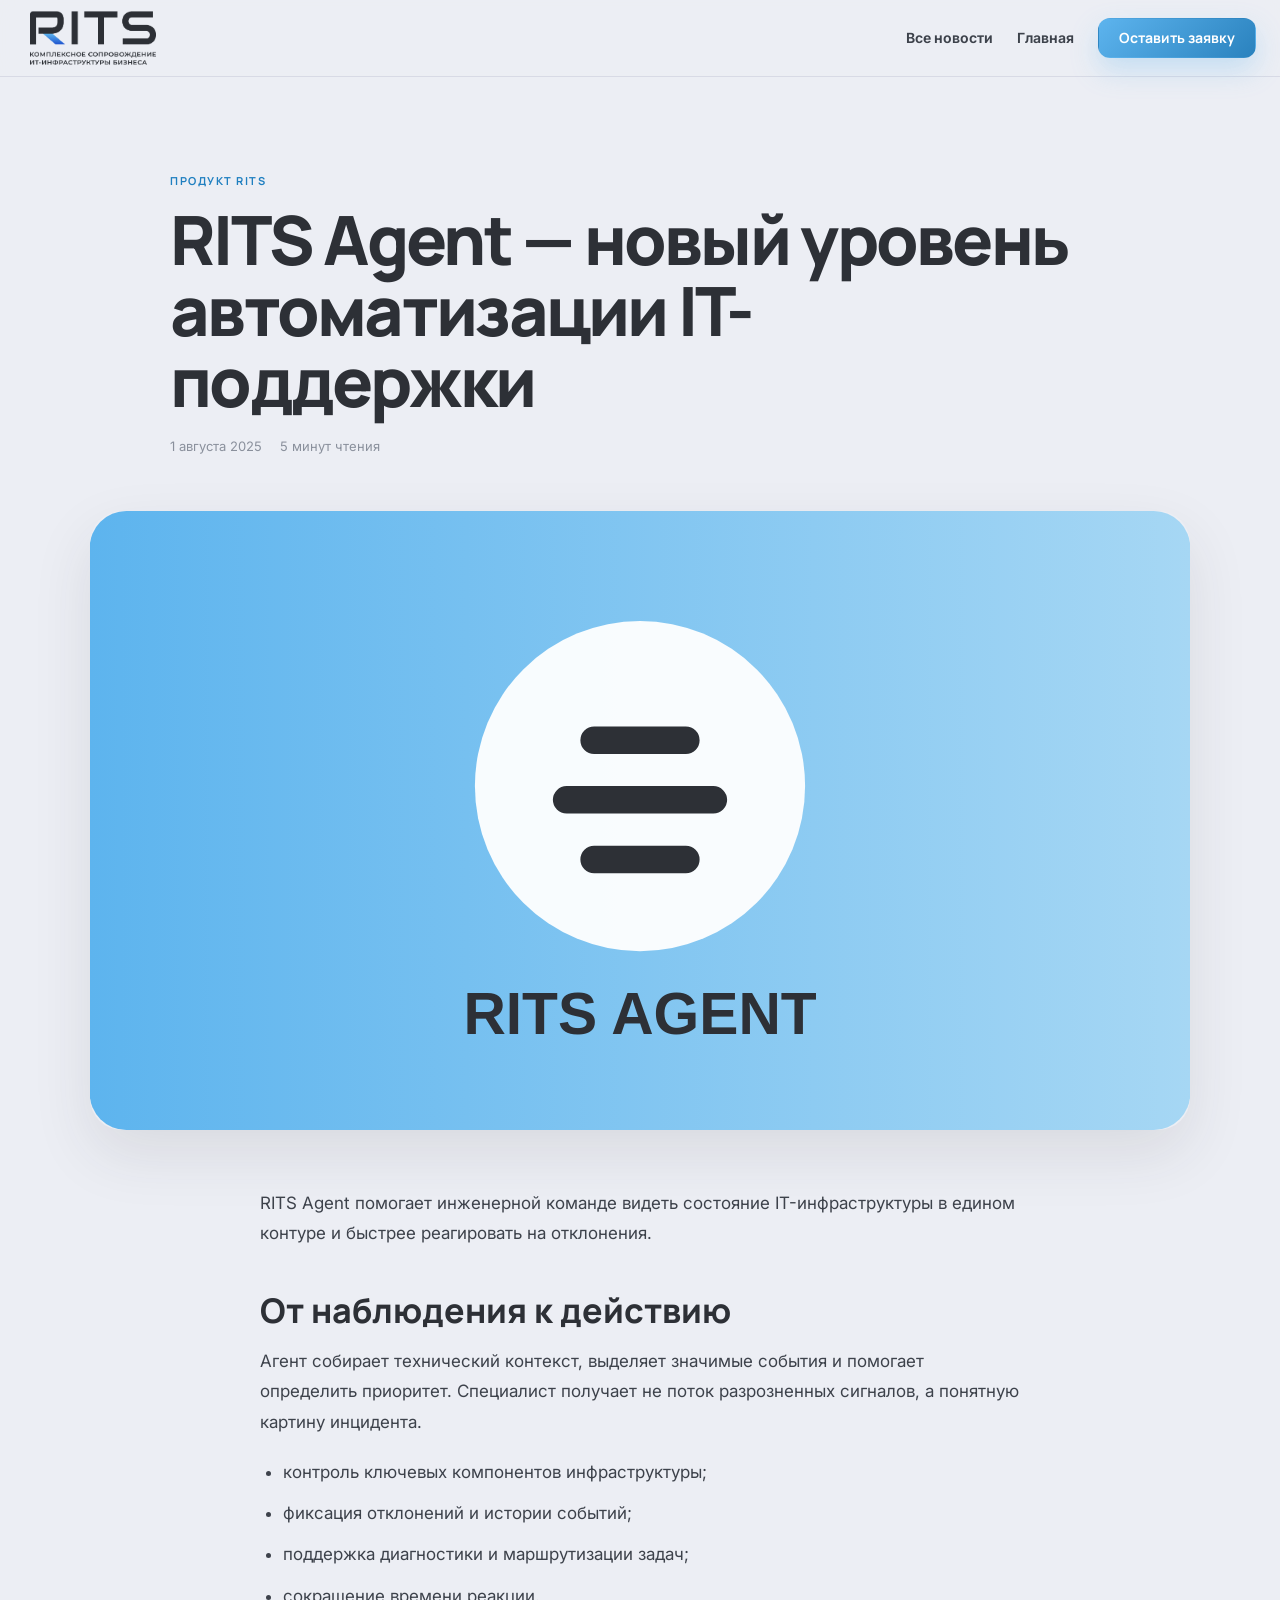
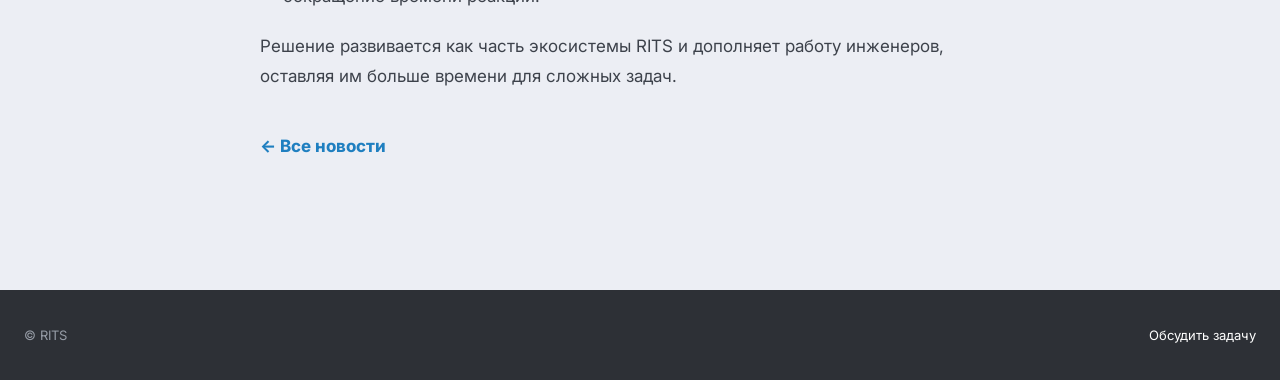
<file: news/rits-agent.html>
<!doctype html><html lang="ru"><head><meta charset="utf-8"><meta name="viewport" content="width=device-width,initial-scale=1"><title>RITS Agent — автоматизация IT-поддержки | RITS</title><meta name="description" content="RITS Agent помогает контролировать инфраструктуру и ускорять решение IT-инцидентов."><link rel="icon" href="../assets/favicon/favicon.png"><link rel="preconnect" href="https://fonts.googleapis.com"><link rel="preconnect" href="https://fonts.gstatic.com" crossorigin><link href="https://fonts.googleapis.com/css2?family=Inter:wght@400;500;600;700&family=Manrope:wght@600;700;800&display=swap" rel="stylesheet"><link rel="stylesheet" href="../css/styles.css"><link rel="stylesheet" href="../css/news.css"></head><body class="news-page"><header class="subheader"><div class="container subheader__inner"><a class="subheader__logo" href="../"><img src="../assets/logos/rits/full-logo_color.png" alt="RITS"></a><nav class="subheader__nav"><a href="./">Все новости</a><a href="../">Главная</a><a class="btn btn--primary btn--sm" href="../#contacts">Оставить заявку</a></nav></div></header><main class="article"><article><header class="article__head"><span class="article__eyebrow">Продукт RITS</span><h1>RITS Agent — новый уровень автоматизации IT-поддержки</h1><div class="article__meta"><time datetime="2025-08-01">1 августа 2025</time><span>5 минут чтения</span></div></header><figure class="article__cover"><img src="../assets/news/rits-agent.svg" alt="RITS Agent"></figure><div class="article__content"><p>RITS Agent помогает инженерной команде видеть состояние IT-инфраструктуры в едином контуре и быстрее реагировать на отклонения.</p><h2>От наблюдения к действию</h2><p>Агент собирает технический контекст, выделяет значимые события и помогает определить приоритет. Специалист получает не поток разрозненных сигналов, а понятную картину инцидента.</p><ul><li>контроль ключевых компонентов инфраструктуры;</li><li>фиксация отклонений и истории событий;</li><li>поддержка диагностики и маршрутизации задач;</li><li>сокращение времени реакции.</li></ul><p>Решение развивается как часть экосистемы RITS и дополняет работу инженеров, оставляя им больше времени для сложных задач.</p><a class="article__back" href="./">← Все новости</a></div></article></main><footer class="news-footer"><div class="container news-footer__inner"><span>© RITS</span><a href="../#contacts">Обсудить задачу</a></div></footer></body></html>
</file>
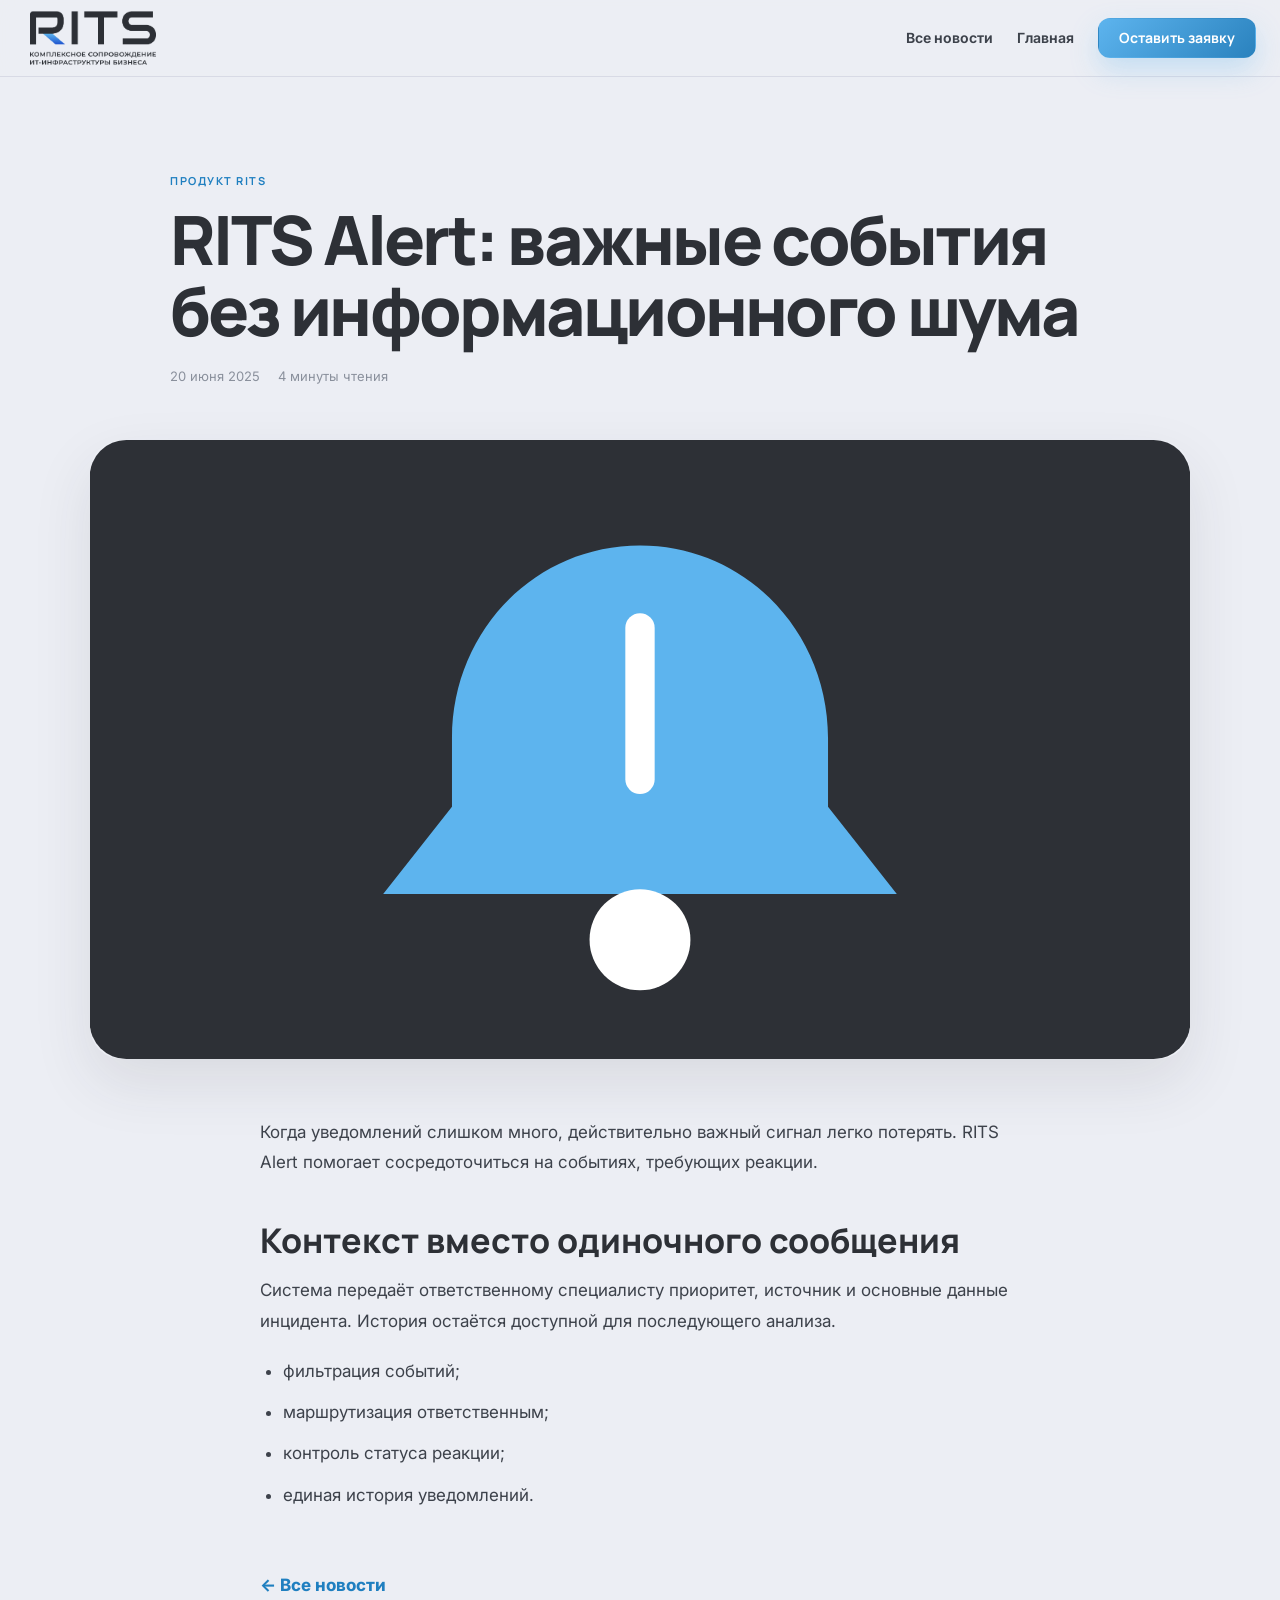
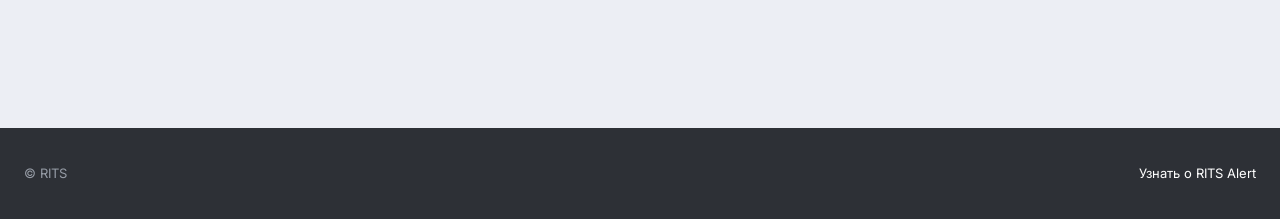
<file: news/rits-alert.html>
<!doctype html><html lang="ru"><head><meta charset="utf-8"><meta name="viewport" content="width=device-width,initial-scale=1"><title>RITS Alert — контроль важных IT-событий</title><meta name="description" content="RITS Alert помогает быстро реагировать на критичные события инфраструктуры."><link rel="icon" href="../assets/favicon/favicon.png"><link rel="preconnect" href="https://fonts.googleapis.com"><link rel="preconnect" href="https://fonts.gstatic.com" crossorigin><link href="https://fonts.googleapis.com/css2?family=Inter:wght@400;500;600;700&family=Manrope:wght@600;700;800&display=swap" rel="stylesheet"><link rel="stylesheet" href="../css/styles.css"><link rel="stylesheet" href="../css/news.css"></head><body class="news-page"><header class="subheader"><div class="container subheader__inner"><a class="subheader__logo" href="../"><img src="../assets/logos/rits/full-logo_color.png" alt="RITS"></a><nav class="subheader__nav"><a href="./">Все новости</a><a href="../">Главная</a><a class="btn btn--primary btn--sm" href="../#contacts">Оставить заявку</a></nav></div></header><main class="article"><article><header class="article__head"><span class="article__eyebrow">Продукт RITS</span><h1>RITS Alert: важные события без информационного шума</h1><div class="article__meta"><time datetime="2025-06-20">20 июня 2025</time><span>4 минуты чтения</span></div></header><figure class="article__cover"><img src="../assets/news/rits-alert.svg" alt="RITS Alert"></figure><div class="article__content"><p>Когда уведомлений слишком много, действительно важный сигнал легко потерять. RITS Alert помогает сосредоточиться на событиях, требующих реакции.</p><h2>Контекст вместо одиночного сообщения</h2><p>Система передаёт ответственному специалисту приоритет, источник и основные данные инцидента. История остаётся доступной для последующего анализа.</p><ul><li>фильтрация событий;</li><li>маршрутизация ответственным;</li><li>контроль статуса реакции;</li><li>единая история уведомлений.</li></ul><a class="article__back" href="./">← Все новости</a></div></article></main><footer class="news-footer"><div class="container news-footer__inner"><span>© RITS</span><a href="../#contacts">Узнать о RITS Alert</a></div></footer></body></html>
</file>
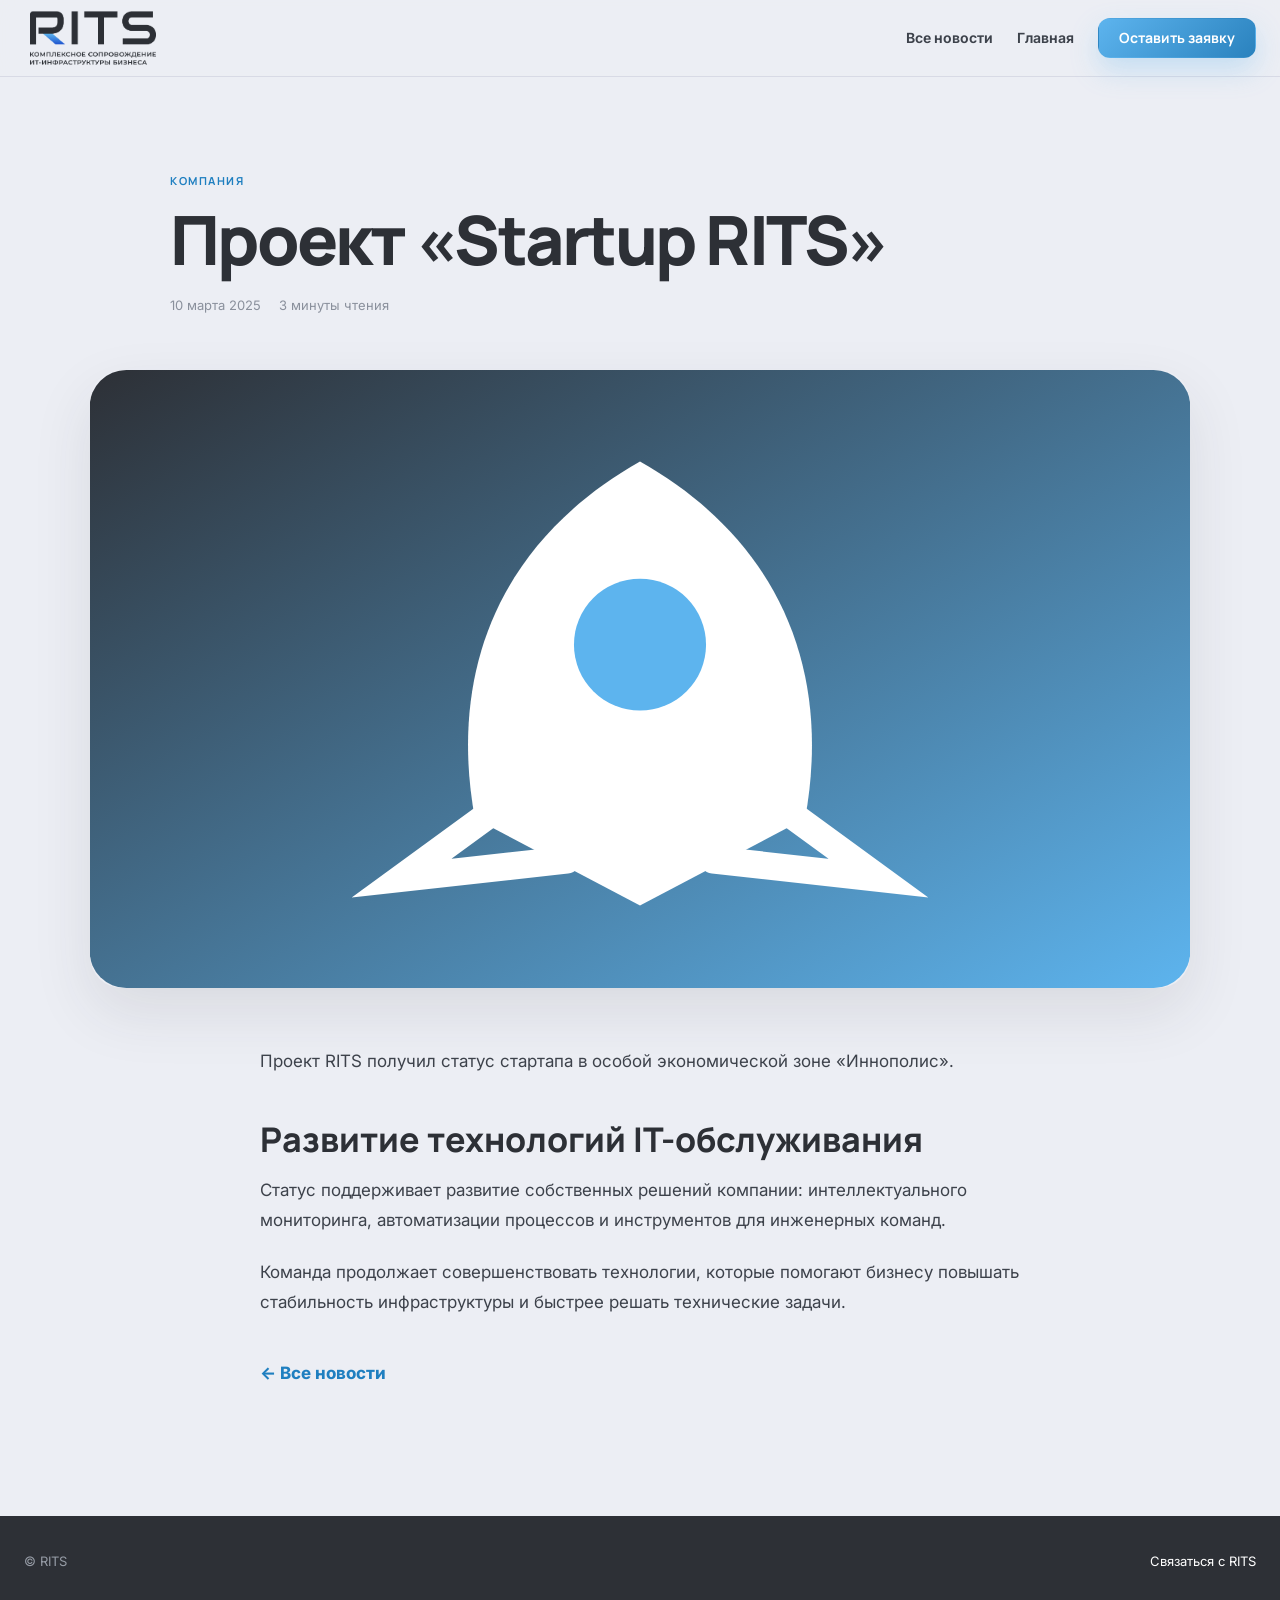
<file: news/startup-rits.html>
<!doctype html><html lang="ru"><head><meta charset="utf-8"><meta name="viewport" content="width=device-width,initial-scale=1"><title>Проект Startup RITS в ОЭЗ «Иннополис»</title><meta name="description" content="Проект Startup RITS получил статус стартапа ОЭЗ Иннополис."><link rel="icon" href="../assets/favicon/favicon.png"><link rel="preconnect" href="https://fonts.googleapis.com"><link rel="preconnect" href="https://fonts.gstatic.com" crossorigin><link href="https://fonts.googleapis.com/css2?family=Inter:wght@400;500;600;700&family=Manrope:wght@600;700;800&display=swap" rel="stylesheet"><link rel="stylesheet" href="../css/styles.css"><link rel="stylesheet" href="../css/news.css"></head><body class="news-page"><header class="subheader"><div class="container subheader__inner"><a class="subheader__logo" href="../"><img src="../assets/logos/rits/full-logo_color.png" alt="RITS"></a><nav class="subheader__nav"><a href="./">Все новости</a><a href="../">Главная</a><a class="btn btn--primary btn--sm" href="../#contacts">Оставить заявку</a></nav></div></header><main class="article"><article><header class="article__head"><span class="article__eyebrow">Компания</span><h1>Проект «Startup RITS»</h1><div class="article__meta"><time datetime="2025-03-10">10 марта 2025</time><span>3 минуты чтения</span></div></header><figure class="article__cover"><img src="../assets/news/startup-rits.svg" alt="Проект Startup RITS"></figure><div class="article__content"><p>Проект RITS получил статус стартапа в особой экономической зоне «Иннополис».</p><h2>Развитие технологий IT-обслуживания</h2><p>Статус поддерживает развитие собственных решений компании: интеллектуального мониторинга, автоматизации процессов и инструментов для инженерных команд.</p><p>Команда продолжает совершенствовать технологии, которые помогают бизнесу повышать стабильность инфраструктуры и быстрее решать технические задачи.</p><a class="article__back" href="./">← Все новости</a></div></article></main><footer class="news-footer"><div class="container news-footer__inner"><span>© RITS</span><a href="../#contacts">Связаться с RITS</a></div></footer></body></html>
</file>
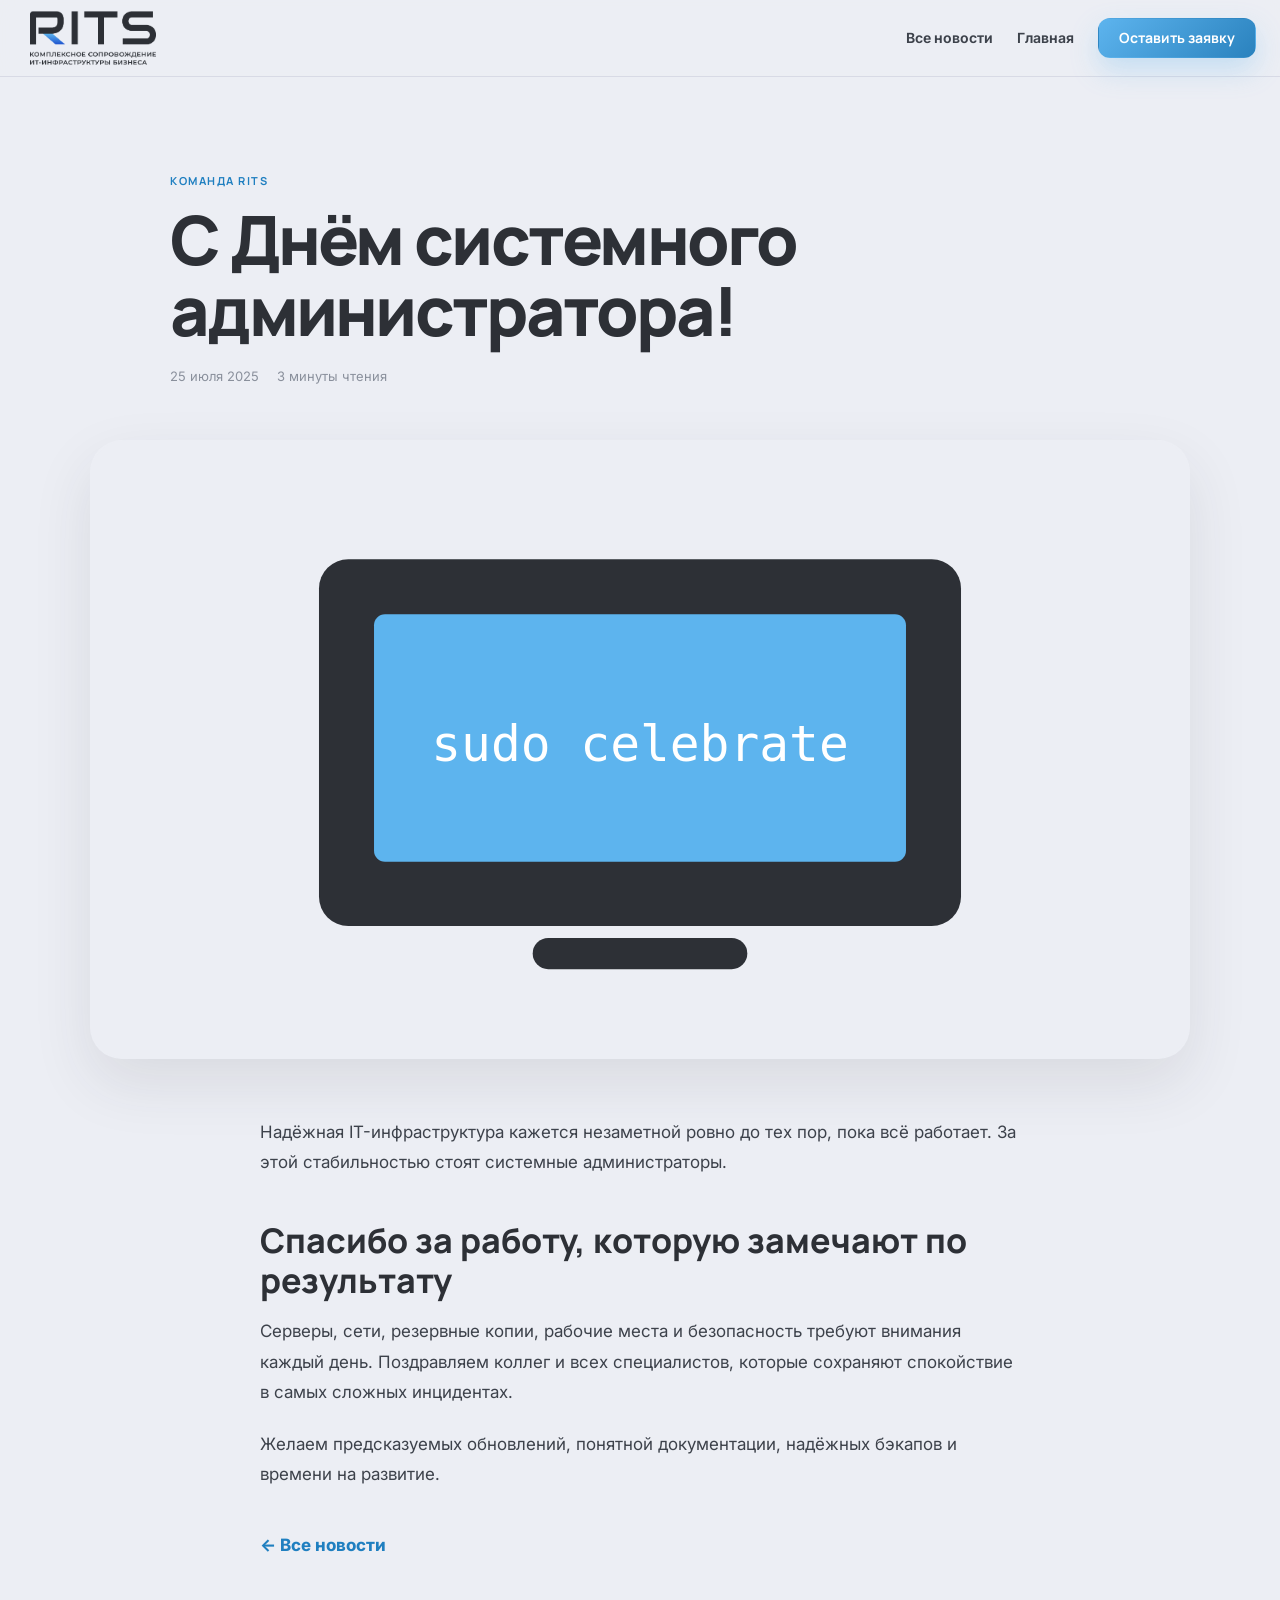
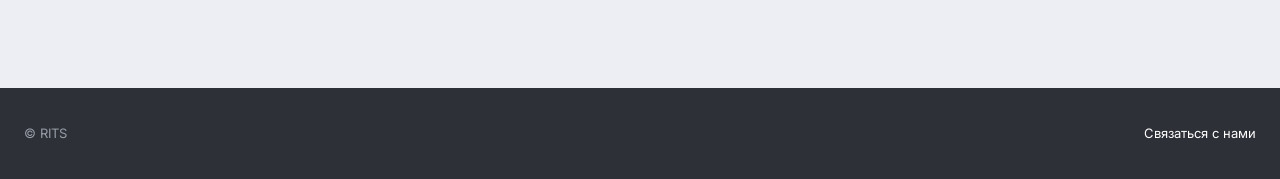
<file: news/sysadmin-day.html>
<!doctype html><html lang="ru"><head><meta charset="utf-8"><meta name="viewport" content="width=device-width,initial-scale=1"><title>День системного администратора | RITS</title><meta name="description" content="RITS поздравляет специалистов с Днём системного администратора."><link rel="icon" href="../assets/favicon/favicon.png"><link rel="preconnect" href="https://fonts.googleapis.com"><link rel="preconnect" href="https://fonts.gstatic.com" crossorigin><link href="https://fonts.googleapis.com/css2?family=Inter:wght@400;500;600;700&family=Manrope:wght@600;700;800&display=swap" rel="stylesheet"><link rel="stylesheet" href="../css/styles.css"><link rel="stylesheet" href="../css/news.css"></head><body class="news-page"><header class="subheader"><div class="container subheader__inner"><a class="subheader__logo" href="../"><img src="../assets/logos/rits/full-logo_color.png" alt="RITS"></a><nav class="subheader__nav"><a href="./">Все новости</a><a href="../">Главная</a><a class="btn btn--primary btn--sm" href="../#contacts">Оставить заявку</a></nav></div></header><main class="article"><article><header class="article__head"><span class="article__eyebrow">Команда RITS</span><h1>С Днём системного администратора!</h1><div class="article__meta"><time datetime="2025-07-25">25 июля 2025</time><span>3 минуты чтения</span></div></header><figure class="article__cover"><img src="../assets/news/sysadmin-day.svg" alt="День системного администратора"></figure><div class="article__content"><p>Надёжная IT-инфраструктура кажется незаметной ровно до тех пор, пока всё работает. За этой стабильностью стоят системные администраторы.</p><h2>Спасибо за работу, которую замечают по результату</h2><p>Серверы, сети, резервные копии, рабочие места и безопасность требуют внимания каждый день. Поздравляем коллег и всех специалистов, которые сохраняют спокойствие в самых сложных инцидентах.</p><p>Желаем предсказуемых обновлений, понятной документации, надёжных бэкапов и времени на развитие.</p><a class="article__back" href="./">← Все новости</a></div></article></main><footer class="news-footer"><div class="container news-footer__inner"><span>© RITS</span><a href="../#contacts">Связаться с нами</a></div></footer></body></html>
</file>
<file: css/styles.css>
/* ============================================================
   RITS Landing — styles
   Фирменная палитра:
     WIN OS      #5DB4EE — основной акцент
     SERVER GRAY #D0D2DF — фоны, разделители
     NEW TAB     #FFFFFF — карточки, поверхности
     CLI WINDOW  #2D3036 — текст, тёмные блоки, подвал
   Остальные значения — производные этих четырёх (осветление/затемнение).
   Шрифты: Manrope (заголовки/UI) + Inter (текст)
   ============================================================ */

/* ---------- Токены ---------- */
:root{
  /* бренд */
  --blue:#5DB4EE;        /* WIN OS — заливки, иконки, индикаторы */
  --blue-ink:#1F7FC0;    /* тот же тон, затемнён до контраста AA для текста */
  --blue-dark:#2A82BE;   /* градиенты и hover */
  --blue-soft:#A6D7F4;   /* подсветка, стрелки */

  --gray:#D0D2DF;        /* SERVER GRAY */
  --lav:#E3EDF6;         /* подложка иконок */
  --surface:#F2F4F8;     /* поля ввода, светлые плашки */
  --white:#fff;          /* NEW TAB */

  --ink:#2D3036;         /* CLI WINDOW — заголовки */
  --ink-2:#3D424B;
  --muted:#666C77;
  --muted-2:#8A909C;
  --line:#DFE2EA;

  --bg:#ECEEF4;
  --grad:linear-gradient(135deg,var(--blue) 0%,var(--blue-dark) 100%);
  --grad-soft:linear-gradient(135deg,#F5F9FD 0%,#EDEFF5 100%);

  --r-xs:10px;
  --r-sm:14px;
  --r-md:20px;
  --r-lg:28px;
  --r-xl:36px;

  --sh-sm:0 2px 8px rgba(45,48,54,.05);
  --sh-md:0 10px 30px rgba(45,48,54,.07);
  --sh-lg:0 24px 60px rgba(45,48,54,.10);
  --sh-blue:0 12px 28px rgba(93,180,238,.28);

  --container:1240px;
  --gutter:24px;
  --header-h:76px;
}

/* ---------- Reset ---------- */
*,*::before,*::after{box-sizing:border-box}
html{-webkit-text-size-adjust:100%;scroll-behavior:smooth;scroll-padding-top:calc(var(--header-h) + 16px)}
body{
  margin:0;
  font-family:"Inter",system-ui,-apple-system,"Segoe UI",Roboto,sans-serif;
  font-size:16px;line-height:1.6;color:var(--ink-2);
  background:var(--bg);
  -webkit-font-smoothing:antialiased;
  overflow-x:hidden;
}
main,section,.container{min-width:0}
img{max-width:100%;display:block}
button,input,textarea,select{font:inherit;color:inherit}
button{cursor:pointer;background:none;border:0}
a{color:inherit;text-decoration:none}
ul,ol{margin:0;padding:0;list-style:none}
h1,h2,h3,h4,p{margin:0}
.sprite{position:absolute;width:0;height:0;overflow:hidden}
.sprite symbol{fill:none;stroke:currentColor;stroke-width:1.7;stroke-linecap:round;stroke-linejoin:round}

.skip-link{
  position:absolute;left:-9999px;top:0;z-index:200;
  background:var(--blue);color:#fff;padding:12px 20px;border-radius:0 0 12px 0;
}
.skip-link:focus{left:0}

:focus-visible{outline:2px solid var(--blue);outline-offset:3px;border-radius:6px}

/* ---------- Утилиты ---------- */
.container{width:100%;max-width:var(--container);margin:0 auto;padding:0 var(--gutter)}
.ico{width:20px;height:20px;flex:none;fill:none;stroke:currentColor;stroke-width:1.7;stroke-linecap:round;stroke-linejoin:round}
.grad{
  background:var(--grad);-webkit-background-clip:text;background-clip:text;
  color:transparent;
}
.h2{
  font-family:"Manrope",sans-serif;font-weight:800;
  font-size:clamp(26px,3.2vw,40px);line-height:1.15;letter-spacing:-.02em;
  color:var(--ink);
}
.h3{
  font-family:"Manrope",sans-serif;font-weight:800;
  font-size:clamp(20px,2.2vw,26px);line-height:1.2;letter-spacing:-.015em;color:var(--ink);
}
.lead{color:var(--muted);font-size:clamp(15px,1.2vw,17px);margin-top:12px;max-width:640px}
.section{padding:clamp(48px,6vw,86px) 0}
.tag{
  display:inline-block;padding:5px 12px;border-radius:999px;
  background:var(--lav);color:var(--blue-ink);
  font-family:"Manrope",sans-serif;font-weight:700;font-size:12px;line-height:1.3;
}
.link{
  display:inline-flex;align-items:center;gap:6px;color:var(--blue-ink);
  font-family:"Manrope",sans-serif;font-weight:700;font-size:14px;
  transition:gap .2s;
}
.link .ico{width:16px;height:16px}
.link:hover{gap:10px}

.panel{
  background:rgba(255,255,255,.72);
  border:1px solid rgba(255,255,255,.9);
  border-radius:var(--r-xl);
  padding:clamp(24px,3.4vw,44px);
  box-shadow:var(--sh-md);
  backdrop-filter:blur(8px);
}
.panel--soft{background:var(--grad-soft);border-color:#fff}
.panel--light{
  background:linear-gradient(112deg,#fff 0%,#FBFCFD 46%,#EAF3FA 100%);
  border-color:#fff;overflow:hidden;
}

/* ---------- Кнопки ---------- */
.btn{
  display:inline-flex;align-items:center;justify-content:center;gap:10px;
  padding:15px 26px;border-radius:14px;
  font-family:"Manrope",sans-serif;font-weight:700;font-size:15px;line-height:1;
  border:1px solid transparent;white-space:nowrap;
  transition:transform .18s,box-shadow .22s,background .22s,border-color .22s,color .22s;
}
.btn .ico{width:18px;height:18px;transition:transform .22s}
.btn--primary{background:var(--grad);color:#fff;box-shadow:var(--sh-blue)}
.btn--primary:hover{transform:translateY(-2px);box-shadow:0 16px 34px rgba(93,180,238,.36)}
.btn--primary:hover .ico{transform:translateX(4px)}
.btn--primary:active{transform:translateY(0)}
.btn--ghost{background:#fff;color:var(--blue-ink);border-color:var(--lav);box-shadow:var(--sh-sm)}
.btn--ghost:hover{border-color:var(--blue);transform:translateY(-2px)}
.btn--white{background:#fff;color:var(--blue-ink);box-shadow:0 12px 26px rgba(45,48,54,.24)}
.btn--white:hover{transform:translateY(-2px);box-shadow:0 18px 36px rgba(45,48,54,.3)}
.btn--white:hover .ico{transform:translateX(4px)}
.btn--white:active{transform:translateY(0)}
.btn--sm{padding:12px 20px;font-size:14px;border-radius:12px}
.btn--block{width:100%}

/* ============================================================
   HEADER
   ============================================================ */
.header{
  position:sticky;top:0;z-index:60;
  background:rgba(236,238,244,.72);
  backdrop-filter:blur(14px);
  border-bottom:1px solid transparent;
  transition:background .25s,border-color .25s,box-shadow .25s;
}
.header.is-stuck{background:rgba(255,255,255,.88);border-color:var(--line);box-shadow:0 4px 20px rgba(45,48,54,.06)}
.header__inner{
  min-height:var(--header-h);
  display:flex;align-items:center;gap:28px;
}

.logo{display:flex;align-items:center;gap:11px;flex:none}
.logo__mark{width:38px;height:38px;display:block}
.logo__mark svg{width:100%;height:100%}
.logo__text{display:flex;flex-direction:column;line-height:1}
.logo__text b{
  font-family:"Manrope",sans-serif;font-weight:800;font-size:21px;
  letter-spacing:.04em;color:var(--ink);
}
.logo__text small{font-size:9.5px;letter-spacing:.11em;text-transform:uppercase;color:var(--muted-2);margin-top:4px}

.nav{display:flex;align-items:center;gap:26px;margin-right:auto}
.nav a{
  font-family:"Manrope",sans-serif;font-weight:600;font-size:15px;color:var(--ink-2);
  position:relative;padding:6px 0;transition:color .2s;
}
.nav a::after{
  content:"";position:absolute;left:0;bottom:0;height:2px;width:0;border-radius:2px;
  background:var(--grad);transition:width .25s;
}
.nav a:hover{color:var(--blue-ink)}
.nav a:hover::after{width:100%}

.header__actions{display:flex;align-items:center;gap:16px;flex:none}
.header__phone{
  display:flex;align-items:center;gap:8px;
  font-family:"Manrope",sans-serif;font-weight:700;font-size:15px;color:var(--ink);
  transition:color .2s;
}
.header__phone .ico{width:17px;height:17px;color:var(--blue)}
.header__phone:hover{color:var(--blue-ink)}

.burger{display:none;width:42px;height:42px;border-radius:12px;background:#fff;box-shadow:var(--sh-sm);
  flex-direction:column;align-items:center;justify-content:center;gap:5px}
.burger span{display:block;width:18px;height:2px;border-radius:2px;background:var(--ink);transition:transform .25s,opacity .2s}
.burger[aria-expanded="true"] span:nth-child(1){transform:translateY(7px) rotate(45deg)}
.burger[aria-expanded="true"] span:nth-child(2){opacity:0}
.burger[aria-expanded="true"] span:nth-child(3){transform:translateY(-7px) rotate(-45deg)}

/* ============================================================
   HERO
   ============================================================ */
.hero{position:relative;padding:clamp(36px,5vw,68px) 0 clamp(30px,4vw,48px);overflow:hidden;background:var(--bg)}
.hero__glow{
  position:absolute;inset:-20% -10% auto -10%;height:760px;z-index:-1;pointer-events:none;
  background:
    radial-gradient(46% 44% at 74% 26%,rgba(93,180,238,.22) 0%,transparent 68%),
    radial-gradient(40% 40% at 18% 12%,rgba(93,180,238,.18) 0%,transparent 66%);
}
.hero__inner{
  display:grid;grid-template-columns:minmax(0,1.14fr) minmax(0,.86fr);
  gap:clamp(24px,3.4vw,48px);align-items:center;
}
.hero__title{
  font-family:"Manrope",sans-serif;font-weight:800;
  font-size:clamp(32px,4.4vw,56px);line-height:1.08;letter-spacing:-.03em;color:var(--ink);
  text-wrap:balance;
}
.hero__lead{margin-top:20px;font-size:clamp(15px,1.3vw,18px);color:var(--muted);max-width:520px}

.chips{display:flex;flex-wrap:wrap;gap:10px;margin-top:26px}
.chip{
  display:inline-flex;align-items:center;gap:7px;
  padding:9px 15px;border-radius:999px;background:rgba(255,255,255,.8);
  border:1px solid var(--lav);box-shadow:var(--sh-sm);
  font-size:13.5px;font-weight:500;color:var(--ink-2);
}
.chip .ico{width:15px;height:15px;color:var(--blue)}

.hero__cta{display:flex;flex-wrap:wrap;gap:14px;margin-top:32px}

/* --- Иллюстрация --- */
.hero__art{position:relative;min-height:420px;display:flex;align-items:center;justify-content:center}
.art{position:relative;width:100%;max-width:460px;aspect-ratio:1/.92}
.art::before{
  content:"";position:absolute;inset:8% 6%;border-radius:50%;
  background:radial-gradient(circle at 50% 45%,rgba(166,215,244,.28),rgba(166,215,244,0) 62%);
  filter:blur(6px);
}

.art__rack{
  position:absolute;left:16%;bottom:8%;width:56%;
  display:flex;flex-direction:column;gap:9px;
  transform:perspective(700px) rotateX(6deg) rotateY(-13deg);
}
.rack-unit{
  position:relative;height:44px;border-radius:12px;
  background:linear-gradient(140deg,#fff 0%,#E4E7EF 100%);
  border:1px solid #fff;box-shadow:0 12px 26px rgba(45,48,54,.14);
  display:flex;align-items:center;gap:7px;padding:0 16px;
}
.rack-unit i{display:block;width:26px;height:5px;border-radius:3px;background:var(--lav)}
.rack-unit i:nth-child(2){width:44px;background:#D0D2DF}
.rack-unit .led{
  position:absolute;right:15px;width:9px;height:9px;border-radius:50%;
  background:var(--blue);box-shadow:0 0 0 4px rgba(93,180,238,.25);
  animation:blink 2.6s infinite;
}
.rack-unit .led--2{background:var(--blue);box-shadow:0 0 0 4px rgba(93,180,238,.2);animation-delay:.5s}
.rack-unit .led--3{background:var(--blue-soft);box-shadow:0 0 0 4px rgba(166,215,244,.22);animation-delay:1s}
@keyframes blink{0%,100%{opacity:1}50%{opacity:.35}}

.art__shield{
  position:absolute;z-index:2;left:42%;top:22%;width:96px;height:96px;border-radius:26px;
  background:var(--grad);color:#fff;display:grid;place-items:center;
  box-shadow:0 20px 40px rgba(93,180,238,.34);
  animation:float 6s ease-in-out infinite;
}
.art__shield svg{width:46px;height:46px;fill:none;stroke:currentColor;stroke-width:1.6;stroke-linecap:round;stroke-linejoin:round}

.art__cloud{position:absolute;color:#fff;filter:drop-shadow(0 12px 24px rgba(45,48,54,.16))}
.art__cloud svg{fill:#fff;stroke:#D0D2DF;stroke-width:.9}
.art__cloud--1{right:2%;top:6%;width:110px;animation:float 8s ease-in-out infinite}
.art__cloud--2{left:2%;top:26%;width:72px;opacity:.85;animation:float 7s ease-in-out .8s infinite}

.art__chip{
  position:absolute;width:56px;height:56px;border-radius:17px;background:#fff;
  display:grid;place-items:center;color:var(--blue-dark);
  box-shadow:0 12px 26px rgba(45,48,54,.13);border:1px solid #fff;
  animation:float 5.5s ease-in-out infinite;
}
.art__chip svg{width:26px;height:26px;fill:none;stroke:currentColor;stroke-width:1.7;stroke-linecap:round;stroke-linejoin:round}
.art__chip--1{right:6%;bottom:26%;animation-delay:.4s}
.art__chip--2{right:16%;bottom:6%;color:var(--blue);animation-delay:1.2s}

.art__badge{
  position:absolute;z-index:2;left:2%;top:-2%;
  display:flex;align-items:center;gap:11px;
  padding:12px 18px;border-radius:16px;background:#fff;
  box-shadow:var(--sh-lg);border:1px solid #fff;
  animation:float 6.5s ease-in-out infinite;
}
.art__badge b{display:block;font-family:"Manrope",sans-serif;font-size:14px;color:var(--ink)}
.art__badge small{display:block;font-size:11.5px;color:var(--muted-2);margin-top:2px}
.dot{
  width:9px;height:9px;border-radius:50%;background:var(--blue);flex:none;
  box-shadow:0 0 0 4px rgba(93,180,238,.28);
}
@keyframes float{0%,100%{transform:translateY(0)}50%{transform:translateY(-11px)}}

/* ============================================================
   СТАТИСТИКА
   ============================================================ */
.stats-wrap{padding-bottom:clamp(20px,3vw,34px)}
.stats{
  display:grid;grid-template-columns:repeat(5,1fr);
  background:rgba(255,255,255,.75);border:1px solid #fff;
  border-radius:var(--r-lg);box-shadow:var(--sh-md);
  padding:clamp(18px,2.2vw,26px) clamp(14px,2vw,22px);
  backdrop-filter:blur(8px);
}
.stat{display:flex;align-items:flex-start;gap:12px;padding:6px 16px;border-left:1px solid var(--line)}
.stat:first-child{border-left:0}
.stat__ico{width:26px;height:26px;color:var(--blue);opacity:.8;margin-top:2px}
.stat b{
  display:block;font-family:"Manrope",sans-serif;font-weight:800;
  font-size:clamp(20px,2.2vw,27px);color:var(--ink);letter-spacing:-.02em;line-height:1.1;
}
.stat span{display:block;font-size:12.5px;color:var(--muted);margin-top:5px;line-height:1.35}

.valuestrip{
  width:100%;margin-top:clamp(18px,2.4vw,28px);padding:0 12px 8px;
  display:flex;flex-direction:column;align-items:center;gap:16px;
}
.valuestrip__title{
  position:relative;font-family:"Manrope",sans-serif;font-weight:700;
  font-size:clamp(15px,1.5vw,19px);color:var(--ink);padding:0 22px;
}
.valuestrip__title::before,.valuestrip__title::after{
  content:"";position:absolute;top:50%;width:clamp(40px,14vw,190px);height:1px;
  background:linear-gradient(90deg,transparent,var(--muted-2));
}
.valuestrip__title::before{right:100%}
.valuestrip__title::after{left:100%;background:linear-gradient(90deg,var(--muted-2),transparent)}
.valuestrip ul{display:flex;flex-wrap:wrap;justify-content:center;gap:clamp(16px,3vw,46px)}
.valuestrip li{display:flex;align-items:center;gap:9px;font-size:14.5px;color:var(--muted)}
.valuestrip li b{font-family:"Manrope",sans-serif;font-weight:800;color:var(--ink)}
.valuestrip li .ico{width:19px;height:19px;color:var(--blue-dark)}

/* ============================================================
   ПРОБЛЕМЫ
   ============================================================ */
.problems{display:grid;grid-template-columns:minmax(0,1.55fr) minmax(0,.95fr);gap:clamp(20px,3vw,38px)}
.problems__grid{display:grid;grid-template-columns:repeat(3,1fr);gap:14px;margin-top:26px}
.pcard{
  background:#fff;border:1px solid var(--line);border-radius:var(--r-md);
  padding:20px;box-shadow:var(--sh-sm);
  transition:transform .25s,box-shadow .25s,border-color .25s;
}
.pcard:hover{transform:translateY(-4px);box-shadow:var(--sh-md);border-color:var(--blue-soft)}
.pcard__ico{
  display:grid;place-items:center;width:38px;height:38px;border-radius:11px;
  background:var(--lav);color:var(--blue);margin-bottom:14px;
}
.pcard h3{font-family:"Manrope",sans-serif;font-weight:700;font-size:15.5px;color:var(--ink);line-height:1.3}
.pcard p{font-size:13.5px;color:var(--muted);margin-top:8px;line-height:1.5}

.problems__aside{
  position:relative;overflow:hidden;isolation:isolate;
  border:1px solid rgba(255,255,255,.14);border-radius:var(--r-lg);
  background:linear-gradient(152deg,#2D3036 0%,#2E404E 54%,#245D80 100%);
  padding:clamp(26px,2.8vw,36px);
  display:flex;flex-direction:column;align-items:flex-start;justify-content:center;
  gap:clamp(18px,2vw,24px);
  box-shadow:0 22px 50px rgba(45,48,54,.28);
}
/* мягкое световое пятно */
.problems__glow{
  position:absolute;z-index:-1;left:-18%;top:-34%;width:78%;aspect-ratio:1;
  border-radius:50%;pointer-events:none;
  background:radial-gradient(circle,rgba(255,255,255,.34) 0%,rgba(255,255,255,0) 68%);
  animation:asideGlow 9s ease-in-out infinite;
}
@keyframes asideGlow{0%,100%{transform:translate(0,0) scale(1);opacity:1}50%{transform:translate(9%,7%) scale(1.12);opacity:.75}}

/* крупный «?» подложкой */
.problems__watermark{
  position:absolute;z-index:-1;right:-14px;bottom:-58px;pointer-events:none;
  font-family:"Manrope",sans-serif;font-weight:800;font-size:clamp(190px,20vw,270px);
  line-height:.8;color:rgba(255,255,255,.12);user-select:none;
}

.problems__q{
  display:grid;place-items:center;width:58px;height:58px;border-radius:18px;
  background:rgba(255,255,255,.16);color:#fff;
  border:1px solid rgba(255,255,255,.3);backdrop-filter:blur(6px);
  font-family:"Manrope",sans-serif;font-weight:800;font-size:28px;
  box-shadow:0 10px 24px rgba(45,48,54,.22),inset 0 1px 0 rgba(255,255,255,.4);
}
.problems__ask{
  font-family:"Manrope",sans-serif;font-weight:800;
  font-size:clamp(19px,2vw,25px);line-height:1.3;color:#fff;letter-spacing:-.015em;
  text-shadow:0 2px 14px rgba(45,48,54,.2);
}

.problems__facts{
  display:flex;flex-wrap:wrap;gap:8px;
  padding-top:clamp(14px,1.6vw,18px);
  border-top:1px solid rgba(255,255,255,.18);width:100%;
}
.problems__facts li{
  display:inline-flex;align-items:center;gap:8px;
  padding:7px 14px;border-radius:999px;
  background:rgba(255,255,255,.12);border:1px solid rgba(255,255,255,.18);
  font-size:12.5px;font-weight:500;color:rgba(255,255,255,.94);
}
.problems__facts .dot{width:6px;height:6px;box-shadow:0 0 0 3px rgba(93,180,238,.22)}

/* ============================================================
   ШАГИ
   ============================================================ */
.steps{
  display:grid;grid-template-columns:repeat(6,1fr);gap:12px;margin-top:36px;
  counter-reset:s;
}
.step{
  position:relative;text-align:center;padding:8px 6px;
}
.step:not(:last-child)::after{
  content:"";position:absolute;top:32px;right:-9px;width:18px;height:10px;
  background:currentColor;color:var(--blue-soft);opacity:.55;
  -webkit-mask:url("data:image/svg+xml;utf8,<svg xmlns='http://www.w3.org/2000/svg' viewBox='0 0 24 12'><path d='M1 6h20m0 0l-5-5m5 5l-5 5' fill='none' stroke='black' stroke-width='2' stroke-linecap='round' stroke-linejoin='round'/></svg>") center/contain no-repeat;
  mask:url("data:image/svg+xml;utf8,<svg xmlns='http://www.w3.org/2000/svg' viewBox='0 0 24 12'><path d='M1 6h20m0 0l-5-5m5 5l-5 5' fill='none' stroke='black' stroke-width='2' stroke-linecap='round' stroke-linejoin='round'/></svg>") center/contain no-repeat;
}
.step__ico{
  display:grid;place-items:center;width:64px;height:64px;margin:0 auto 14px;
  border-radius:20px;background:#fff;color:var(--blue);
  border:1px solid var(--line);box-shadow:var(--sh-sm);
  transition:transform .25s,box-shadow .25s,color .25s,background .25s;
}
.step__ico .ico{width:27px;height:27px}
.step:hover .step__ico{transform:translateY(-5px);background:var(--grad);color:#fff;box-shadow:var(--sh-blue);border-color:transparent}
.step b{display:block;font-family:"Manrope",sans-serif;font-weight:700;font-size:14.5px;color:var(--ink);line-height:1.3}
.step > span:last-child{display:block;font-size:12.5px;color:var(--muted);margin-top:7px;line-height:1.45}

/* ============================================================
   ЭКОСИСТЕМА
   ============================================================ */
.orbit{
  position:relative;
  display:grid;grid-template-columns:minmax(0,1fr) auto minmax(0,1fr);
  align-items:center;gap:clamp(14px,4vw,64px);
  margin-top:clamp(26px,3.4vw,44px);
}

/* --- соединительные линии --- */
.orbit__links{
  position:absolute;inset:0;width:100%;height:100%;
  pointer-events:none;z-index:0;overflow:visible;
}
.orbit__links .olink{fill:none;stroke:#C9CDD8;stroke-width:1.3;vector-effect:non-scaling-stroke}
.orbit__links .oflow{
  fill:none;stroke:var(--blue-soft);stroke-width:2;stroke-linecap:round;
  vector-effect:non-scaling-stroke;opacity:.75;
  stroke-dasharray:18 1000;animation:oflow 3.6s linear infinite;
}
@keyframes oflow{from{stroke-dashoffset:1018}to{stroke-dashoffset:0}}

/* --- карточки --- */
.orbit__col{
  display:flex;flex-direction:column;gap:clamp(10px,1.4vw,16px);
  position:relative;z-index:1;width:100%;max-width:336px;
}
.orbit__col--left{justify-self:start}
.orbit__col--right{justify-self:end}

.onode{
  display:flex;align-items:center;gap:14px;
  background:rgba(255,255,255,.82);
  border:1px solid rgba(255,255,255,.95);border-radius:18px;
  padding:14px 20px;
  box-shadow:0 6px 18px rgba(45,48,54,.06);
  backdrop-filter:blur(6px);
  transition:transform .28s,box-shadow .28s,background .28s;
}
.onode:hover{transform:translateY(-3px);background:#fff;box-shadow:0 14px 32px rgba(45,48,54,.12)}
.onode__ico{
  display:grid;place-items:center;width:42px;height:42px;flex:none;
  border-radius:13px;background:var(--lav);color:var(--blue);
  transition:background .28s,color .28s;
}
.onode:hover .onode__ico{background:var(--grad);color:#fff}
.onode b{display:block;font-family:"Manrope",sans-serif;font-weight:700;font-size:15px;color:var(--ink);line-height:1.25}
.onode small{display:block;font-size:12.5px;color:var(--muted-2);margin-top:4px;line-height:1.3}

/* --- ядро --- */
.orbit__core{
  position:relative;z-index:1;
  width:clamp(190px,20vw,266px);aspect-ratio:1;
  display:grid;place-items:center;
}
.orbit__halo{
  position:absolute;inset:-32%;border-radius:50%;pointer-events:none;
  background:
    radial-gradient(circle at 50% 46%,rgba(255,255,255,.95) 0%,rgba(255,255,255,0) 46%),
    radial-gradient(circle at 50% 50%,rgba(93,180,238,.42) 34%,rgba(208,210,223,.16) 55%,rgba(208,210,223,0) 72%);
  filter:blur(2px);
  animation:pulse 6s ease-in-out infinite;
}
@keyframes pulse{0%,100%{transform:scale(1);opacity:1}50%{transform:scale(1.05);opacity:.88}}

.orbit__ring{
  position:absolute;inset:2%;border-radius:50%;pointer-events:none;
  border:1px solid rgba(93,180,238,.40);
  box-shadow:inset 0 0 34px rgba(93,180,238,.28),0 0 22px rgba(93,180,238,.18);
}
.orbit__ring--2{
  inset:13%;border-color:rgba(255,255,255,.95);
  box-shadow:0 0 30px rgba(93,180,238,.34),inset 0 0 18px rgba(255,255,255,.9);
}

.orbit__disc{
  position:relative;width:70%;aspect-ratio:1;border-radius:50%;padding:0 10px;
  background:radial-gradient(circle at 50% 34%,#fff 62%,#F1F4F8 100%);
  box-shadow:0 20px 50px rgba(93,180,238,.22),0 0 0 1px rgba(255,255,255,.9);
  display:flex;flex-direction:column;align-items:center;justify-content:center;gap:2px;
  text-align:center;
}
.orbit__cube{
  width:clamp(46px,5.2vw,64px);height:clamp(46px,5.2vw,64px);
  filter:drop-shadow(0 8px 16px rgba(93,180,238,.34));
}
.orbit__disc b{
  font-family:"Manrope",sans-serif;font-weight:800;
  font-size:clamp(17px,1.8vw,22px);letter-spacing:.06em;color:var(--ink);
  line-height:1.15;margin-top:6px;
}
.orbit__disc small{
  font-size:8.5px;letter-spacing:.12em;text-transform:uppercase;
  color:var(--muted-2);line-height:1.2;white-space:nowrap;
}

/* каскадное проявление карточек (только opacity — не ломает расчёт линий) */
.orbit.is-in .onode{animation:onodeIn .55s both}
.orbit.is-in .orbit__col--left .onode:nth-child(1),
.orbit.is-in .orbit__col--right .onode:nth-child(1){animation-delay:.10s}
.orbit.is-in .orbit__col--left .onode:nth-child(2),
.orbit.is-in .orbit__col--right .onode:nth-child(2){animation-delay:.20s}
.orbit.is-in .orbit__col--left .onode:nth-child(3),
.orbit.is-in .orbit__col--right .onode:nth-child(3){animation-delay:.30s}
@keyframes onodeIn{from{opacity:0}to{opacity:1}}

/* ============================================================
   УСЛУГИ
   ============================================================ */
.services{display:grid;grid-template-columns:repeat(4,1fr);gap:16px;margin-top:34px}
.scard{
  position:relative;overflow:hidden;
  background:#fff;border:1px solid var(--line);border-radius:var(--r-md);
  padding:24px 22px;box-shadow:var(--sh-sm);
  transition:transform .25s,box-shadow .25s,border-color .25s;
}
.scard::after{
  content:"";position:absolute;left:0;right:0;top:0;height:3px;
  background:var(--grad);transform:scaleX(0);transform-origin:left;transition:transform .3s;
}
.scard:hover{transform:translateY(-5px);box-shadow:var(--sh-md);border-color:transparent}
.scard:hover::after{transform:scaleX(1)}
.scard__ico{
  display:grid;place-items:center;width:44px;height:44px;border-radius:13px;
  background:var(--lav);color:var(--blue);margin-bottom:16px;transition:background .28s,color .28s;
}
.scard__ico .ico{width:22px;height:22px}
.scard:hover .scard__ico{background:var(--grad);color:#fff}
.scard h3{font-family:"Manrope",sans-serif;font-weight:700;font-size:16px;color:var(--ink);line-height:1.3}
.scard p{font-size:13.5px;color:var(--muted);margin-top:9px;line-height:1.55}

.services__wide{display:grid;grid-template-columns:repeat(2,1fr);gap:16px;margin-top:16px}
.wcard{
  display:flex;align-items:center;gap:18px;
  background:#fff;border:1px solid var(--line);border-radius:var(--r-md);
  padding:22px 26px;box-shadow:var(--sh-sm);
  transition:transform .25s,box-shadow .25s,border-color .25s;
}
.wcard:hover{transform:translateY(-4px);box-shadow:var(--sh-md);border-color:var(--blue-soft)}
.wcard__ico{
  display:grid;place-items:center;width:54px;height:54px;flex:none;border-radius:16px;
  background:var(--grad);color:#fff;box-shadow:var(--sh-blue);
}
.wcard__ico--alt{background:linear-gradient(135deg,var(--blue-dark) 0%,var(--blue-soft) 100%);box-shadow:0 12px 26px rgba(93,180,238,.28)}
.wcard__ico .ico{width:26px;height:26px}
.wcard h3{font-family:"Manrope",sans-serif;font-weight:700;font-size:17px;color:var(--ink)}
.wcard p{font-size:13.5px;color:var(--muted);margin-top:5px}
.wcard__arrow{margin-left:auto;color:var(--blue);transition:transform .25s}
.wcard:hover .wcard__arrow{transform:translateX(6px)}

/* ============================================================
   ПРОДУКТЫ
   ============================================================ */
.products{display:grid;grid-template-columns:repeat(2,1fr);gap:20px;margin-top:34px}
.prod{
  display:grid;grid-template-columns:minmax(0,1fr) minmax(0,1.02fr);gap:22px;align-items:center;
  background:var(--grad-soft);border:1px solid #fff;border-radius:var(--r-lg);
  padding:clamp(22px,2.4vw,30px);box-shadow:var(--sh-sm);
  transition:box-shadow .28s,transform .28s;
}
.prod:hover{box-shadow:var(--sh-md);transform:translateY(-3px)}
.prod__title{
  font-family:"Manrope",sans-serif;font-weight:800;
  font-size:clamp(19px,1.9vw,24px);line-height:1.18;letter-spacing:-.02em;color:var(--ink);
}
.prod__text p{font-size:13.8px;color:var(--muted);margin:14px 0 20px;line-height:1.6}
.prod__vis{min-width:0}

/* мини-дашборд AI */
.mini{background:#fff;border-radius:var(--r-md);padding:16px;box-shadow:var(--sh-md);display:grid;gap:13px}
.mini__row{display:flex;align-items:center;justify-content:space-between;gap:10px}
.pill{
  display:inline-flex;align-items:center;gap:7px;padding:6px 12px;border-radius:999px;
  background:#E9F4FC;color:#1F7FC0;font-size:11.5px;font-weight:600;white-space:nowrap;
}
.pill--ok .dot{width:7px;height:7px;box-shadow:0 0 0 3px rgba(93,180,238,.3)}
.mini__spark{display:flex;align-items:flex-end;gap:3px;height:26px}
.mini__spark i{display:block;width:5px;border-radius:2px;background:var(--lav)}
.mini__spark i:nth-child(even){background:var(--blue-soft);opacity:.7}
.mini__gauge b{font-family:"Manrope",sans-serif;font-weight:800;font-size:26px;color:var(--ink)}
.mini__bar{display:block;height:7px;border-radius:4px;background:var(--lav);margin:8px 0 7px;overflow:hidden}
.mini__bar i{display:block;height:100%;border-radius:4px;background:var(--grad)}
.mini__gauge small{font-size:11.5px;color:var(--muted-2)}
.mini__alert{
  display:flex;align-items:center;gap:11px;
  background:#2D3036;border:1px solid #2D3036;border-radius:14px;padding:11px 13px;
}
.mini__alert .ico{width:20px;height:20px;color:var(--blue);flex:none}
.mini__alert b{display:block;font-family:"Manrope",sans-serif;font-size:13px;color:#fff}
.mini__alert small{display:block;font-size:11px;color:#A7ACB6;margin-top:2px}
.mini__alert .tag{margin-left:auto;background:rgba(255,255,255,.14);color:#fff;font-size:10.5px}

/* таймлайн Alert */
.tline{display:grid;gap:9px}
.tline li{
  display:flex;align-items:center;gap:11px;
  background:#fff;border-radius:13px;padding:11px 14px;box-shadow:var(--sh-sm);
  font-size:13px;font-weight:500;color:var(--ink-2);
}
.tline__ico{
  display:grid;place-items:center;width:32px;height:32px;flex:none;
  border-radius:10px;background:var(--lav);color:var(--blue);
}
.tline__ico .ico{width:17px;height:17px}
.tline__ico--ok{background:#E9F4FC;color:#1F7FC0}
.tline small{margin-left:auto;font-size:11.5px;color:var(--muted-2);font-variant-numeric:tabular-nums}

/* чат */
.chat{background:#fff;border-radius:var(--r-md);padding:15px;box-shadow:var(--sh-md);display:grid;gap:11px}
.chat__head{display:flex;align-items:center;gap:9px;padding-bottom:11px;border-bottom:1px solid var(--line)}
.chat__head b{font-family:"Manrope",sans-serif;font-size:13.5px;color:var(--ink)}
.chat__head .pill{margin-left:auto}
.chat__ava{
  display:grid;place-items:center;width:30px;height:30px;flex:none;border-radius:50%;
  background:var(--grad);color:#fff;font-family:"Manrope",sans-serif;font-weight:700;font-size:11px;
}
.chat__ava--ai{background:linear-gradient(135deg,var(--blue-dark) 0%,var(--blue-soft) 100%)}
.chat__msg{background:var(--surface);border-radius:14px 14px 14px 4px;padding:11px 13px;max-width:88%}
.chat__msg p{font-size:12.8px;line-height:1.45;color:var(--ink-2)}
.chat__msg small{display:block;font-size:10.5px;color:var(--muted-2);margin-top:5px}
.chat__msg--in{display:flex;gap:9px;background:none;padding:0;margin-left:auto;max-width:100%}
.chat__msg--in > div{background:var(--lav);border-radius:14px 14px 4px 14px;padding:11px 13px}

/* BPMN */
.bpmn{
  background:#fff;border-radius:var(--r-md);padding:20px 16px;box-shadow:var(--sh-md);
  display:grid;grid-template-columns:1fr auto 1fr;gap:10px 6px;align-items:center;justify-items:center;
}
.bnode{
  display:grid;place-items:center;text-align:center;min-height:52px;width:100%;
  border-radius:12px;background:var(--surface);border:1px solid var(--line);
  padding:8px 10px;font-size:11.5px;font-weight:600;color:var(--ink-2);line-height:1.3;
}
.bnode--accent{background:var(--lav);border-color:#C7DFF1;color:var(--blue-ink)}
.bnode--diamond{background:#EEF1F5;border-color:#D8DCE4;color:var(--blue-dark)}
.bnode--ok{background:#E9F4FC;border-color:#C7DFF1;color:#1F7FC0}
.bline{width:26px;height:2px;border-radius:2px;background:var(--lav);position:relative}
.bline::after{
  content:"";position:absolute;right:-1px;top:50%;transform:translateY(-50%);
  border-left:6px solid var(--blue-soft);border-top:4px solid transparent;border-bottom:4px solid transparent;
}
.bline--down{width:2px;height:22px;grid-column:1/-1;justify-self:center}
.bline--down::after{
  right:auto;top:auto;bottom:-1px;left:50%;transform:translateX(-50%);
  border-left:4px solid transparent;border-right:4px solid transparent;
  border-top:6px solid var(--blue-soft);border-bottom:0;
}

/* ============================================================
   КЕЙСЫ
   ============================================================ */
.sechead{
  display:flex;align-items:flex-end;justify-content:space-between;
  flex-wrap:wrap;gap:14px;
}
.sechead .lead{margin-top:10px}
.sechead .link{padding-bottom:4px}

.cases{display:grid;grid-template-columns:repeat(3,1fr);gap:20px;margin-top:clamp(24px,3vw,34px)}
.case{
  display:flex;flex-direction:column;overflow:hidden;
  background:#fff;border:1px solid var(--line);border-radius:var(--r-lg);
  box-shadow:var(--sh-sm);
  transition:transform .28s,box-shadow .28s,border-color .28s;
}
.case:hover{transform:translateY(-5px);box-shadow:var(--sh-lg);border-color:transparent}
.case__img{
  position:relative;overflow:hidden;aspect-ratio:16/8.4;
  background:var(--grad);display:flex;align-items:flex-start;padding:16px;
}
.case__img::after{
  content:"";position:absolute;inset:0;opacity:.42;
  background-repeat:no-repeat;background-position:center bottom -2px;background-size:auto 62%;
}
.case__tag{
  position:relative;z-index:1;
  padding:6px 13px;border-radius:999px;
  background:rgba(255,255,255,.2);border:1px solid rgba(255,255,255,.34);
  backdrop-filter:blur(6px);
  font-family:"Manrope",sans-serif;font-weight:700;font-size:12px;color:#fff;
}
.case__img--plant{background:linear-gradient(150deg,#5DB4EE,#1F6E9F)}
.case__img--plant::after{background-image:url("data:image/svg+xml;utf8,<svg xmlns='http://www.w3.org/2000/svg' viewBox='0 0 64 40'><g fill='white'><rect x='4' y='20' width='8' height='20'/><rect x='16' y='12' width='8' height='28'/><rect x='28' y='24' width='8' height='16'/><rect x='40' y='6' width='6' height='34'/><rect x='50' y='18' width='10' height='22'/></g></svg>")}
.case__img--office{background:linear-gradient(150deg,#8CC8F2,#2A82BE)}
.case__img--office::after{background-image:url("data:image/svg+xml;utf8,<svg xmlns='http://www.w3.org/2000/svg' viewBox='0 0 64 40'><g fill='white'><rect x='6' y='8' width='22' height='32'/><rect x='34' y='16' width='24' height='24'/></g><g fill='%232A82BE'><rect x='10' y='12' width='5' height='5'/><rect x='19' y='12' width='5' height='5'/><rect x='10' y='21' width='5' height='5'/><rect x='19' y='21' width='5' height='5'/><rect x='39' y='21' width='5' height='5'/><rect x='48' y='21' width='5' height='5'/></g></svg>")}
.case__img--clinic{background:linear-gradient(155deg,#4EA6E4,#2D3036)}
.case__img--clinic::after{background-image:url("data:image/svg+xml;utf8,<svg xmlns='http://www.w3.org/2000/svg' viewBox='0 0 64 40'><rect x='12' y='10' width='40' height='30' fill='white'/><rect x='29' y='16' width='6' height='18' fill='%235DB4EE'/><rect x='23' y='22' width='18' height='6' fill='%235DB4EE'/></svg>")}

.case__body{display:flex;flex-direction:column;flex:1;padding:clamp(18px,2vw,24px)}
.case__body h3{font-family:"Manrope",sans-serif;font-weight:700;font-size:17px;color:var(--ink);line-height:1.3}
.case__body p{font-size:13.5px;color:var(--muted);margin-top:10px;line-height:1.55}
.case__res{
  display:flex;flex-wrap:wrap;gap:10px;margin-top:auto;padding-top:18px;
}
.case__res li{
  flex:1 1 0;min-width:96px;
  padding:11px 14px;border-radius:14px;background:var(--surface);border:1px solid var(--line);
}
.case__res b{
  display:block;font-family:"Manrope",sans-serif;font-weight:800;
  font-size:19px;color:var(--blue-ink);letter-spacing:-.02em;line-height:1.1;
}
.case__res span{display:block;font-size:11.5px;color:var(--muted);margin-top:4px;line-height:1.3}

/* ============================================================
   НОВОСТИ
   ============================================================ */
.news-feature-list{display:grid;gap:clamp(20px,3vw,30px);margin-top:clamp(26px,4vw,42px)}
.news-feature{display:grid;grid-template-columns:minmax(0,1.55fr) minmax(280px,.75fr);gap:clamp(24px,4vw,54px);align-items:center;padding:clamp(22px,3vw,34px);background:#fff;border:1px solid var(--line);border-radius:var(--r-lg);box-shadow:var(--sh-sm);transition:transform .25s,box-shadow .25s}
.news-feature:hover{transform:translateY(-3px);box-shadow:var(--sh-md)}
.news-feature__content{min-width:0}
.news-feature__meta{display:flex;flex-wrap:wrap;align-items:center;gap:10px 16px;margin-bottom:12px;font-size:12px;color:var(--muted-2)}
.news-feature__meta span{padding:5px 11px;border-radius:999px;background:var(--lav);color:var(--blue-ink);font-weight:700}
.news-feature h3{font:800 clamp(20px,2.2vw,28px)/1.22 "Manrope",sans-serif;letter-spacing:-.02em;color:var(--ink)}
.news-feature p{max-width:760px;margin-top:14px;font-size:15px;line-height:1.62;color:var(--muted)}
.btn--news{display:inline-flex;margin-top:22px;padding:12px 18px;background:var(--ink);color:#fff;border-radius:12px;box-shadow:0 8px 18px rgba(45,48,54,.16)}
.btn--news:hover{background:var(--blue-dark);transform:translateY(-2px)}
.news-feature__image{display:block;aspect-ratio:16/9;border-radius:20px;overflow:hidden;background:var(--lav)}
.news-feature__image img{width:100%;height:100%;object-fit:cover;transition:transform .35s}
.news-feature:hover .news-feature__image img{transform:scale(1.025)}

.news{display:grid;grid-template-columns:repeat(3,1fr);gap:20px;margin-top:clamp(24px,3vw,34px)}
.ncard{position:relative;display:flex;flex-direction:column;background:#fff;border:1px solid var(--line);border-radius:var(--r-lg);padding:clamp(20px,2.2vw,26px);box-shadow:var(--sh-sm);overflow:hidden;transition:transform .28s,box-shadow .28s,border-color .28s}
.ncard::after{content:"";position:absolute;left:0;right:0;top:0;height:3px;border-radius:var(--r-lg) var(--r-lg) 0 0;background:var(--grad);transform:scaleX(0);transform-origin:left;transition:transform .3s}
.ncard:hover{transform:translateY(-5px);box-shadow:var(--sh-md);border-color:transparent}
.ncard:hover::after{transform:scaleX(1)}
.ncard__top{display:flex;align-items:center;justify-content:space-between;gap:12px;margin-bottom:14px}
.ncard__top time{font-size:12.5px;color:var(--muted-2);font-variant-numeric:tabular-nums}
.ncard__cat{padding:5px 12px;border-radius:999px;background:var(--lav);color:var(--blue-ink);font-family:"Manrope",sans-serif;font-weight:700;font-size:11.5px;white-space:nowrap}
.ncard h3{font-family:"Manrope",sans-serif;font-weight:700;font-size:17px;color:var(--ink);line-height:1.3}
.ncard p{font-size:13.5px;color:var(--muted);margin-top:10px;line-height:1.55}
.ncard__more{display:inline-flex;align-items:center;gap:7px;margin-top:auto;padding-top:18px;font-family:"Manrope",sans-serif;font-weight:700;font-size:14px;color:var(--blue-ink);transition:gap .2s}
.ncard__more .ico{width:16px;height:16px}
.ncard:hover .ncard__more{gap:11px}

/* ============================================================
   CTA
   ============================================================ */
.section--cta{padding-bottom:clamp(40px,5vw,70px)}
.cta{
  display:flex;align-items:center;gap:clamp(16px,3vw,32px);
  padding:clamp(24px,3vw,38px) clamp(24px,3.4vw,44px);
  border-radius:var(--r-xl);
  background:linear-gradient(120deg,#E4F1FB 0%,#EDEFF4 52%,#DFF0FB 100%);
  border:1px solid #fff;box-shadow:var(--sh-md);
}
.cta__ico{
  display:grid;place-items:center;width:66px;height:66px;flex:none;border-radius:20px;
  background:var(--grad);color:#fff;box-shadow:var(--sh-blue);
}
.cta__ico .ico{width:32px;height:32px}
.cta__text{margin-right:auto}
.cta__text h2{
  font-family:"Manrope",sans-serif;font-weight:800;
  font-size:clamp(20px,2.4vw,30px);line-height:1.2;letter-spacing:-.02em;color:var(--ink);
}
.cta__text p{font-size:14px;color:var(--muted);margin-top:9px;max-width:560px}
.cta__note{text-align:center;font-size:12px;color:var(--muted-2);margin-top:16px}

/* ============================================================
   FOOTER
   ============================================================ */
.footer{background:#2D3036;color:#A7ACB6;padding-top:clamp(38px,4.5vw,58px)}
.footer__inner{
  display:grid;grid-template-columns:minmax(0,1.35fr) repeat(2,minmax(0,.9fr)) minmax(0,1.15fr);
  gap:clamp(22px,3vw,40px);padding-bottom:clamp(28px,3.4vw,46px);
}
.logo--light .logo__text b{color:#fff}
.logo--light .logo__text small{color:#7D838E}
.footer__brand p{font-size:13.5px;line-height:1.6;margin-top:16px;max-width:300px;color:#969CA6}
.socials{display:flex;gap:10px;margin-top:18px}
.socials a{
  display:grid;place-items:center;width:38px;height:38px;border-radius:12px;
  background:rgba(255,255,255,.07);color:#fff;transition:background .22s,transform .22s;
}
.socials a:hover{background:var(--grad);transform:translateY(-3px)}
.socials .ico{width:19px;height:19px;stroke:none;fill:currentColor}
.socials a[aria-label="MAX"] .ico{fill:none;stroke:currentColor;stroke-width:1.8}

.footer h4{
  font-family:"Manrope",sans-serif;font-weight:700;font-size:14px;color:#fff;
  margin-bottom:16px;letter-spacing:.01em;
}
.footer__nav{display:flex;flex-direction:column;gap:11px}
.footer__nav a{font-size:13.5px;color:#969CA6;transition:color .2s,transform .2s}
.footer__nav a:hover{color:#fff;transform:translateX(3px)}

.footer__contacts{display:flex;flex-direction:column;gap:13px;align-items:flex-start}
.fcontact{display:flex;gap:10px;font-size:13.5px;color:#DCDEE4;line-height:1.5;transition:color .2s}
.fcontact .ico{width:18px;height:18px;flex:none;color:var(--blue-soft);margin-top:2px}
a.fcontact:hover{color:#fff}
.footer__contacts .btn{margin-top:6px}

.footer__bottom{
  display:flex;flex-wrap:wrap;align-items:center;justify-content:space-between;gap:12px;
  padding:20px 24px;border-top:1px solid rgba(255,255,255,.08);
  font-size:12.5px;color:#797F89;
}
.footer__bottom nav{display:flex;flex-wrap:wrap;gap:20px}
.footer__bottom a:hover{color:#fff}

/* ============================================================
   МОДАЛКА
   ============================================================ */
.modal{position:fixed;inset:0;z-index:100;display:grid;place-items:center;padding:clamp(10px,2vw,20px)}
.modal[hidden]{display:none}
.modal__overlay{position:absolute;inset:0;background:rgba(45,48,54,.55);backdrop-filter:blur(4px);animation:fade .25s}
.modal__box{
  position:relative;width:100%;max-width:500px;max-height:calc(100dvh - 24px);overflow-y:auto;overflow-x:hidden;
  background:#fff;border-radius:var(--r-lg);padding:clamp(24px,3vw,34px);
  box-shadow:0 30px 80px rgba(45,48,54,.3);animation:pop .28s cubic-bezier(.2,.9,.3,1.2);
  overscroll-behavior:contain;scrollbar-gutter:stable;
}
@keyframes fade{from{opacity:0}}
@keyframes pop{from{opacity:0;transform:translateY(18px) scale(.97)}}
.modal__close{
  position:sticky;z-index:3;float:right;right:0;top:0;width:34px;height:34px;margin:-8px -6px 0 10px;border-radius:10px;
  font-size:24px;line-height:1;color:var(--muted);transition:background .2s,color .2s;
  background:rgba(255,255,255,.94);backdrop-filter:blur(6px);
}
.modal__close:hover{background:var(--surface);color:var(--ink)}
.modal__box > .h3{padding-right:42px}
.modal__lead{font-size:13.5px;color:var(--muted);margin-top:10px}
.yandex-form{clear:both;margin-top:18px;width:100%;min-height:760px;border-radius:14px;overflow:hidden;background:var(--surface)}
.yandex-form iframe{display:block;width:100%;height:820px;min-height:760px;border:0}
.form-legal{margin-top:12px;font-size:11.5px;line-height:1.45;color:var(--muted-2)}
.form-legal a{color:var(--blue-ink);text-decoration:underline}

.form{display:grid;gap:14px;margin-top:22px}
.field span{display:block;font-size:12.5px;color:var(--muted);margin-bottom:7px}
.field span i{font-style:normal;color:var(--muted-2)}
.field input,.field textarea{
  width:100%;padding:13px 15px;border-radius:12px;border:1.5px solid var(--line);
  background:var(--surface);font-size:14.5px;transition:border-color .2s,background .2s;resize:vertical;
}
.field input:focus,.field textarea:focus{outline:none;border-color:var(--blue);background:#fff}
.field input.is-error,.field textarea.is-error{border-color:#D93A45;background:#FDF3F3}
.agree{
  display:flex;align-items:flex-start;gap:9px;cursor:pointer;
  font-size:12.5px;color:var(--muted);line-height:1.4;user-select:none;
}
.agree input{position:absolute;opacity:0;width:0;height:0}
.agree span{
  width:19px;height:19px;flex:none;margin-top:1px;border-radius:6px;
  border:1.6px solid #C6CAD4;background:#fff;position:relative;
  transition:background .2s,border-color .2s;
}
.agree span::after{
  content:"";position:absolute;inset:0;
  background:url("data:image/svg+xml;utf8,<svg xmlns='http://www.w3.org/2000/svg' viewBox='0 0 24 24'><path d='M5 12.5l4.5 4.5L19 7' fill='none' stroke='white' stroke-width='3' stroke-linecap='round' stroke-linejoin='round'/></svg>") center/12px no-repeat;
  opacity:0;transition:opacity .18s;
}
.agree input:checked + span{background:var(--grad);border-color:transparent}
.agree input:checked + span::after{opacity:1}
.agree input:focus-visible + span{outline:2px solid var(--blue);outline-offset:2px}
.agree a{color:var(--blue-ink);text-decoration:underline}
.form__msg{font-size:13px;margin-top:2px;min-height:18px}
.form__msg.is-ok{color:#1F7FC0}
.form__msg.is-err{color:#D93A45}

/* ============================================================
   REVEAL
   ============================================================ */
.reveal{opacity:0;transform:translateY(22px);transition:opacity .6s ease,transform .6s cubic-bezier(.2,.7,.3,1)}
.reveal.is-in{opacity:1;transform:none}

/* ============================================================
   АДАПТИВ
   ============================================================ */
@media (max-width:1180px){
  .nav{gap:18px}
  .nav a{font-size:14px}
  .header__phone span{display:none}
  .stats{grid-template-columns:repeat(3,1fr);gap:8px 0}
  .stat:nth-child(4){border-left:0}
  .services{grid-template-columns:repeat(3,1fr)}
  .steps{grid-template-columns:repeat(3,1fr);gap:22px 12px}
  .step:nth-child(3)::after{display:none}
}

@media (max-width:1024px){
  .problems{grid-template-columns:1fr}
  .problems__grid{grid-template-columns:repeat(2,1fr)}
  .products{grid-template-columns:1fr}
  .footer__inner{grid-template-columns:repeat(2,1fr)}
}

@media (max-width:900px){
  :root{--header-h:66px}
  .nav{
    position:fixed;inset:var(--header-h) 0 auto 0;
    flex-direction:column;align-items:stretch;gap:0;
    background:#fff;padding:8px 24px 20px;
    box-shadow:0 20px 40px rgba(45,48,54,.14);
    transform:translateY(-130%);transition:transform .3s ease;
    max-height:calc(100vh - var(--header-h));overflow:auto;
  }
  .nav.is-open{transform:none}
  .nav a{padding:14px 0;border-bottom:1px solid var(--line);font-size:15.5px}
  .nav a::after{display:none}
  .burger{display:flex}
  .header__actions{margin-left:auto}
  .hero__inner{grid-template-columns:1fr}
  .hero__art{order:-1;min-height:330px}
  .art{max-width:400px}
  .orbit{grid-template-columns:1fr;justify-items:center;gap:14px}
  .orbit__links{display:none}
  .orbit__col{width:100%;max-width:430px}
  .orbit__col--left,.orbit__col--right{justify-self:center}
  .orbit__col > *{max-width:none}
  .orbit__core{order:-1;margin-bottom:10px}
  .cases,.news{grid-template-columns:repeat(2,1fr)}
  .prod{grid-template-columns:1fr}
  .prod__vis{max-width:460px}
  .cta{flex-direction:column;align-items:flex-start;text-align:left}
  .news-feature{grid-template-columns:1fr;gap:20px}
  .news-feature__image{order:-1;width:100%;max-height:360px}
}

@media (max-width:760px){
  :root{--gutter:18px}
  .services{grid-template-columns:repeat(2,1fr)}
  .services__wide{grid-template-columns:1fr}
  .stats{grid-template-columns:repeat(2,1fr)}
  .stat{border-left:0;padding:10px 8px}
  .steps{grid-template-columns:repeat(2,1fr)}
  .step::after{display:none!important}
  .cases,.news{grid-template-columns:1fr;gap:16px}
  .footer__inner{grid-template-columns:1fr}
  .footer__bottom{flex-direction:column;align-items:flex-start;padding:20px 0}
}

@media (max-width:520px){
  .problems__grid{grid-template-columns:1fr}
  .services{grid-template-columns:1fr}
  .steps{grid-template-columns:1fr;gap:16px}
  .step{display:grid;grid-template-columns:56px 1fr;text-align:left;gap:0 14px;align-items:center}
  .step__ico{width:52px;height:52px;margin:0;grid-row:span 2}
  .step b{align-self:end}
  .step > span:last-child{margin-top:3px}
  .stats{grid-template-columns:1fr}
  .hero__cta .btn{width:100%}
  .art__badge{position:static;margin-bottom:14px;animation:none;width:100%;padding:11px 14px}
  .art__badge small{white-space:normal}
  .art{max-width:320px;aspect-ratio:1/1.05}
  .art__shield{width:78px;height:78px;border-radius:22px;top:16%}
  .art__shield svg{width:38px;height:38px}
  .art__cloud--1{width:84px}
  .art__cloud--2{width:56px}
  .sechead{align-items:flex-start}
  .valuestrip__title::before,.valuestrip__title::after{display:none}
  .valuestrip ul{flex-direction:column;align-items:flex-start;gap:10px}
  .news-feature{padding:16px;border-radius:20px}
  .news-feature h3{font-size:20px}
  .news-feature p{font-size:14px;line-height:1.55}
  .news-feature__image{border-radius:15px}
  .btn--news{width:100%;justify-content:space-between}
}

@media (prefers-reduced-motion:reduce){
  *,*::before,*::after{animation-duration:.01ms!important;animation-iteration-count:1!important;transition-duration:.01ms!important}
  html{scroll-behavior:auto}
  .reveal{opacity:1;transform:none}
}

/* ============================================================
   Reference layout and supplied brand assets
   ============================================================ */
main{display:flex;flex-direction:column}
.hero{order:1;background:var(--bg)}
#ecosystem{order:2;background:#fff}
.stats-wrap{order:3}
#news{order:4}
#products{order:5}
#problems{order:6}
#services{order:7}
#how{order:8}
#cases{order:9}
.section--cta{order:10}

.header{background:rgba(255,255,255,.94)}
.logo__image{display:block;width:112px;height:auto;object-fit:contain}
.footer .logo__image{width:min(230px,100%)}
.rits-wordmark{position:relative;display:inline-flex;align-items:center;gap:1px;color:var(--ink);font-family:"Manrope",sans-serif;font-size:31px;font-weight:800;line-height:.8;letter-spacing:-.1em}
.rits-wordmark b{font:inherit;color:inherit}
.rits-wordmark i{position:absolute;left:9px;bottom:-4px;width:18px;height:5px;background:linear-gradient(135deg,#73c8ff,#1761de);clip-path:polygon(0 0,64% 0,100% 100%,36% 100%)}
.logo__caption{font-family:"Manrope",sans-serif;font-size:6px;font-weight:700;line-height:1.25;letter-spacing:.025em;text-transform:uppercase;color:var(--ink);max-width:112px}
.logo--light .rits-wordmark,.logo--light .logo__caption{color:#fff}
.footer .logo{align-items:flex-start;flex-direction:column;gap:12px}
.footer .rits-wordmark{font-size:50px}
.footer .rits-wordmark i{left:14px;bottom:-7px;width:28px;height:8px}
.footer .logo__caption{font-size:10px;max-width:285px}

#cases{background:#e9ecf4;padding-top:clamp(34px,4vw,58px)}
#cases > .container{max-width:1200px}
.client-groups{display:grid;grid-template-columns:repeat(6,minmax(0,1fr));gap:28px 18px;margin-top:26px;align-items:start}
.client-group{min-width:0}
.client-group:nth-child(1),.client-group:nth-child(2){grid-column:span 2}
.client-group h3{display:flex;align-items:flex-start;justify-content:center;min-height:44px;margin:0 0 10px;text-align:center;font:800 15px/1.18 "Manrope",sans-serif;color:var(--ink)}
.client-logos{display:grid;grid-template-columns:repeat(2,minmax(0,1fr));gap:14px}
.client-group:nth-child(n+3) .client-logos{grid-template-columns:1fr}
.client-logo{display:flex;align-items:center;justify-content:center;width:100%;max-width:150px;aspect-ratio:1/1;justify-self:center;padding:0;text-align:center;background:#fff;border:1px solid rgba(208,210,223,.4);border-radius:18px;box-shadow:0 4px 16px rgba(45,48,54,.035);overflow:hidden;transition:transform .2s,box-shadow .2s}
.client-logo:hover{transform:translateY(-3px);box-shadow:var(--sh-md)}
.client-logo img{display:block;width:100%;height:100%;object-fit:contain}
.client-logo span{display:flex;flex-direction:column;align-items:center;justify-content:center;font:800 16px/1.05 "Manrope",sans-serif;letter-spacing:-.02em;color:#293039}
.client-logo small{display:block;margin-top:4px;font:600 8px/1.15 "Inter",sans-serif;letter-spacing:.08em}
.client-logo--taif span{font-family:Georgia,serif;color:#79523c;font-size:23px}
.client-logo--verallia span{font-weight:500;color:#707575;font-size:19px}
.client-logo--archive span,.client-logo--ministry span,.client-logo--court span{color:#171717;font-size:10px;line-height:1.25}
.client-logo--archive span::before,.client-logo--ministry span::before,.client-logo--court span::before{content:"";width:42px;height:42px;margin-bottom:7px;border:4px double #d7c900;border-radius:50%;background:#e31e24}
.client-logo--kron span{color:#e4212d;font-size:17px}
.client-logo--prom span{color:#174887;font-size:18px}
.client-logo--aero span{width:58px;height:58px;border-radius:50%;background:#174a75;color:#fff;font-size:18px}
.client-logo--eprom span{color:#35565c;font-size:21px;letter-spacing:.03em}
.client-logo--vt span{display:block;color:#777;font-size:10px;font-weight:400}.client-logo--vt b{color:#0c3477;font-size:28px}
.client-logo--rabota span{color:#0757a5;font-size:14px}.client-logo--rabota span::first-letter{color:#ef401d}
.client-logo--gi span{color:#1e2025;font-size:9px;line-height:1.25}
.client-logo--fresh span{color:#40464a;font-size:22px;line-height:1.1}.client-logo--fresh span::first-line{color:#e85b65}
.client-logo--sotrans span{color:#20252a;font-size:20px}.client-logo--saudagar span{padding:10px;background:#65d955;color:#fff;font-size:15px}
.client-logo--fun span{color:#ed3f47;font-size:22px}.client-logo--nahodka span{padding:8px 11px;border:3px solid #131;border-radius:12px;background:#42b72a;color:#fff;font-size:18px}
.client-logo--dom span{color:#ffb000;font-size:18px;text-shadow:1px 1px #d22}.client-logo--mirrico span{font-size:17px}.client-logo--him span{padding:7px;background:#f2c500;color:#191919;font-size:13px}
.client-logo--barto span{font-family:Georgia,serif;color:#161616;font-size:25px}.client-logo--sloboda span{color:#3b6e2b;font-family:Georgia,serif;font-size:16px}
.client-logo--gils span{color:#18224b;font-size:15px}.client-logo--knp span{color:#214a92;font-size:19px}.client-logo--most span{color:#df2a35}.client-logo--tek span{padding:11px;border:2px solid #c32d2d;border-radius:50%;font-size:22px}
.client-logo--bsmp span{color:#ed4e5b;font-size:18px}.client-logo--neuro span{font-family:serif;font-size:15px;letter-spacing:.18em}.client-logo--avers span{color:#246b3c;font-family:Georgia,serif;font-size:21px}

@media (max-width:1024px){.client-groups{grid-template-columns:repeat(4,minmax(0,1fr))}.client-group:nth-child(1),.client-group:nth-child(2){grid-column:span 2}}
@media (max-width:760px){.logo__caption{display:none}.client-groups{grid-template-columns:repeat(2,minmax(0,1fr));gap:24px 14px}.client-group:nth-child(1),.client-group:nth-child(2){grid-column:span 2}.client-logo{border-radius:16px}.client-group h3{font-size:14px}}
@media (max-width:520px){.client-groups{grid-template-columns:repeat(2,minmax(0,1fr))}.client-group:nth-child(1),.client-group:nth-child(2){grid-column:span 2}.client-logos{gap:10px}}

/* ============================================================
   Верхняя часть по утверждённому макету
   ============================================================ */
:root{--container:1340px;--header-h:82px}
.header{padding:16px 0;background:#fff;backdrop-filter:none}
.header__inner{min-height:82px;padding:0 16px;background:#eef0f7;border:1px solid rgba(208,210,223,.42);border-radius:18px;gap:24px}
.header .logo{height:82px;overflow:hidden}
.header .logo__image{width:166px;max-height:82px;object-fit:contain}
.nav{gap:32px}
.nav a{font-size:16px;font-weight:700;color:#111}
.header__email{display:flex;align-items:center;gap:8px;margin-left:auto;font:700 14px/1 "Manrope",sans-serif;color:#111;white-space:nowrap;transition:color .2s}
.header__email .ico{width:17px;height:17px;color:var(--blue)}
.header__email:hover{color:var(--blue-ink)}
.header__actions{gap:18px}
.header__phone{font-size:15px;white-space:nowrap}
.header__actions .btn{padding:15px 23px;border-radius:13px}

.hero{padding:22px 0 12px;background:var(--bg);overflow:visible}
.hero-map{display:grid;grid-template-columns:minmax(330px,27%) minmax(300px,28%) minmax(150px,16%) minmax(320px,29%);align-items:start;min-height:520px;padding-top:16px;position:relative;column-gap:12px}
.hero-map__intro{grid-column:1;min-width:0;position:relative;z-index:4}
.hero-map__network,.hero-map__support,.hero-map__development,.solution-node,.solution-node > div{min-width:0}
.hero-map__intro h1{display:block;width:100%;margin:0;padding:20px;background:#fff;border:1px solid rgba(208,210,223,.38);border-radius:20px;font:800 clamp(30px,2.55vw,42px)/1.16 "Manrope",sans-serif;letter-spacing:-.04em;color:#050505;overflow-wrap:normal}
.hero-map__intro h1 span{color:#49a6df}
.hero-map__intro h1 small{display:block;margin-top:16px;padding-top:14px;border-top:1px solid var(--line);font:700 clamp(12px,1vw,14px)/1.45 "Inter",sans-serif;letter-spacing:0;color:var(--ink-2)}
.audit-card{position:absolute;top:360px;left:0;width:100%;max-width:100%;padding:18px;background:#fff;border:1px solid rgba(208,210,223,.38);border-radius:20px}
.audit-card h2{font:800 16px/1.2 "Manrope",sans-serif;color:#16181b}
.audit-card p{margin-top:6px;font-size:9px;line-height:1.45;color:#707782}
.audit-card .btn{width:100%;margin-top:0;padding:14px 18px;border-radius:12px;font-size:12px;justify-content:space-between}

.hero-map__support,.hero-map__development{position:relative;z-index:3;display:flex;flex-direction:column;gap:14px;min-width:0}
.hero-map__support{grid-column:2;padding-top:8px}
.hero-map__development{grid-column:4;padding-top:8px}
.hero-map__support h2,.hero-map__development h2{margin:0 0 34px;text-align:center;font:800 27px/1.1 "Manrope",sans-serif;color:#050505}
.solution-node{--node-x:0px;position:relative;display:flex;align-items:center;gap:12px;min-height:64px;padding:10px 16px;background:rgba(255,255,255,.93);border:1px solid #f5f7fa;border-radius:18px;box-shadow:0 4px 22px rgba(45,48,54,.07);animation:solutionFloat 5.8s ease-in-out infinite;will-change:transform}
.solution-node::after{content:"";position:absolute;top:50%;width:62px;height:1px;background:#b8c1cd;z-index:-1}
.hero-map__support .solution-node::after{right:-62px}.hero-map__development .solution-node::after{left:-62px}
.solution-node > span{display:grid;place-items:center;width:42px;height:42px;flex:none;border-radius:13px;background:#e8f2f9;color:#61b9ef}
.solution-node > span .ico{width:21px;height:21px}
.solution-node b{display:block;font:700 14px/1.25 "Manrope",sans-serif;color:#272a30}
.solution-node small{display:block;margin-top:2px;font-size:11px;line-height:1.25;color:#858b95}
.solution-node b,.solution-node small,.footer a,.fcontact{overflow-wrap:anywhere}
.solution-node:nth-of-type(2){animation-delay:-1.15s}
.solution-node:nth-of-type(3){animation-delay:-2.3s}
.solution-node:nth-of-type(4){animation-delay:-3.45s}
.solution-node:nth-of-type(5){animation-delay:-4.6s}
@keyframes solutionFloat{0%,100%{transform:translate3d(var(--node-x),0,0)}50%{transform:translate3d(var(--node-x),-8px,0)}}
.solution-node--bottom{margin-top:0}

.hero-map__core{grid-column:3;align-self:center;justify-self:center;position:relative;z-index:2;width:174px;max-width:100%;aspect-ratio:1;margin-top:148px;display:grid;place-items:center;border-radius:50%;background:radial-gradient(circle,#eefaff 0 45%,rgba(140,214,255,.46) 46% 66%,rgba(140,214,255,.1) 67%);box-shadow:0 0 38px rgba(76,180,240,.36)}
.core-ring{position:absolute;inset:7%;border:1px solid rgba(77,177,234,.45);border-radius:50%}
.core-ring--inner{inset:24%;border:4px solid #fff;box-shadow:0 0 0 2px rgba(112,197,244,.25),0 8px 30px rgba(50,151,214,.22)}
.core-logo{position:absolute;inset:28%;display:grid;place-items:center;border-radius:50%;background:#fff}
.core-logo img{width:82%;height:auto;object-fit:contain}

#ecosystem{display:none}
.stats-wrap{padding:8px 0 26px;background:var(--bg)}
.stats-wrap .container{max-width:1200px;background:#e9ecf3;padding:14px;border-radius:32px}
.stats{width:100%;border-radius:24px;padding:24px 18px;background:#fafbfc;box-shadow:none}
.stat{align-items:center;padding:7px 18px}
.stat b{font-size:24px;color:#17191d}
.stat span{font-size:10.5px}

@media (max-width:1180px){
  .header__email{display:none}.nav{gap:18px}
  .hero-map{grid-template-columns:25% 30% 15% 30%;column-gap:8px}
  .solution-node{padding:9px 11px}.solution-node b{font-size:12px}.solution-node small{font-size:9px}
}
@media (max-width:900px){
  .header{padding:0}.header__inner{padding:0 var(--gutter);background:#eef0f7}
  .header .logo,.header .logo__image{height:66px}.header .logo__image{width:124px}
  .hero-map{grid-template-columns:1fr 1fr;gap:28px;min-height:0}
  .hero-map__intro{grid-column:1/-1}.hero-map__intro h1{font-size:clamp(30px,7vw,44px)}
  .audit-card{position:static;margin-top:18px;max-width:100%;padding:16px}
  .hero-map__support{grid-column:1}.hero-map__development{grid-column:2}.hero-map__core{display:none}
  .hero-map__support h2,.hero-map__development h2{margin-bottom:8px;font-size:23px}
  .solution-node{--node-x:0px}
  .solution-node::after{display:none}
}
@media (max-width:620px){
  .header__actions .btn{display:none}.hero{padding-top:12px}.hero-map{grid-template-columns:1fr;gap:30px}
  .hero-map__support,.hero-map__development{grid-column:1}.hero-map__intro h1{display:block;padding:18px;font-size:29px}
  .stats-wrap .container{padding:10px var(--gutter)}.stats{border-radius:20px}
}

/* Орбитальная компоновка первого экрана */
.hero-map{grid-template-columns:minmax(350px,29%) minmax(0,71%);column-gap:24px}
.hero-map__intro{grid-column:1}
.hero-map__network{grid-column:2;display:grid;grid-template-columns:minmax(0,1fr) 174px minmax(0,1fr);column-gap:18px;align-items:stretch;min-width:0;min-height:510px;position:relative}
.hero-map__support{grid-column:1;padding-top:8px}
.hero-map__core{grid-column:2;grid-row:1;align-self:center;justify-self:center;margin-top:42px;width:158px;animation:heroCorePulse 4.2s ease-in-out infinite;transform-origin:center}
@keyframes heroCorePulse{0%,100%{transform:scale(1)}50%{transform:scale(1.045)}}
.hero-map__development{grid-column:3;padding-top:8px}
.hero-map__support h2,.hero-map__development h2{display:inline-flex;flex-direction:column;gap:3px;margin-bottom:24px;padding:11px 17px;border:1px solid rgba(93,180,238,.25);border-radius:16px;background:rgba(255,255,255,.76);box-shadow:0 10px 30px rgba(45,48,54,.07);font-size:23px;line-height:1.15;backdrop-filter:blur(8px)}
.hero-map__support h2 span,.hero-map__development h2 span{font-family:"Inter",sans-serif;font-size:9px;font-weight:700;line-height:1.2;letter-spacing:.13em;text-transform:uppercase;color:var(--blue-ink)}
.hero-map__support h2{transform:translateX(30px)}
.hero-map__development h2{transform:translateX(-30px)}
.hero-map__support .solution-node,.hero-map__development .solution-node{width:auto;max-width:100%;transform:none}
.hero-map__support .solution-node:nth-of-type(1){--orbit-gap:0px;--line-reach:64px;margin-left:66px;margin-right:0}
.hero-map__support .solution-node:nth-of-type(2){--orbit-gap:30px;--line-reach:32px;margin-left:28px;margin-right:30px}
.hero-map__support .solution-node:nth-of-type(3){--orbit-gap:72px;--line-reach:10px;margin-left:0;margin-right:72px}
.hero-map__support .solution-node:nth-of-type(4){--orbit-gap:30px;--line-reach:32px;margin-left:28px;margin-right:30px}
.hero-map__support .solution-node:nth-of-type(5){--orbit-gap:0px;--line-reach:64px;margin-left:66px;margin-right:0}
.hero-map__development .solution-node:nth-of-type(1){--orbit-gap:0px;--line-reach:64px;margin-left:0;margin-right:66px}
.hero-map__development .solution-node:nth-of-type(2){--orbit-gap:30px;--line-reach:32px;margin-left:30px;margin-right:28px}
.hero-map__development .solution-node:nth-of-type(3){--orbit-gap:72px;--line-reach:10px;margin-left:72px;margin-right:0}
.hero-map__development .solution-node:nth-of-type(4){--orbit-gap:30px;--line-reach:32px;margin-left:30px;margin-right:28px}
.hero-map__development .solution-node:nth-of-type(5){--orbit-gap:0px;--line-reach:64px;margin-left:0;margin-right:66px}
.hero-map__support .solution-node::after{right:calc(0px - var(--orbit-gap,0px) - var(--line-reach,10px));width:calc(var(--orbit-gap,0px) + var(--line-reach,10px))}
.hero-map__development .solution-node::after{left:calc(0px - var(--orbit-gap,0px) - var(--line-reach,10px));width:calc(var(--orbit-gap,0px) + var(--line-reach,10px))}
.hero-map__support .solution-node::after{background:linear-gradient(90deg,#b8c1cd 0%,#b8c1cd 82%,transparent 100%)}
.hero-map__development .solution-node::after{background:linear-gradient(270deg,#b8c1cd 0%,#b8c1cd 82%,transparent 100%)}

@media (max-width:1180px){
  .hero-map{grid-template-columns:minmax(285px,27%) minmax(0,73%);column-gap:16px}
  .hero-map__network{grid-template-columns:minmax(0,1fr) 130px minmax(0,1fr);column-gap:10px}
  .hero-map__core{display:grid;width:122px;margin-top:42px}
  .hero-map__support .solution-node:nth-of-type(1),.hero-map__support .solution-node:nth-of-type(5){margin-left:28px;margin-right:0}
  .hero-map__support .solution-node:nth-of-type(2),.hero-map__support .solution-node:nth-of-type(4){--orbit-gap:16px;margin-left:12px;margin-right:16px}
  .hero-map__support .solution-node:nth-of-type(3){--orbit-gap:34px;margin-right:34px}
  .hero-map__development .solution-node:nth-of-type(1),.hero-map__development .solution-node:nth-of-type(5){margin-left:0;margin-right:28px}
  .hero-map__development .solution-node:nth-of-type(2),.hero-map__development .solution-node:nth-of-type(4){--orbit-gap:16px;margin-left:16px;margin-right:12px}
  .hero-map__development .solution-node:nth-of-type(3){--orbit-gap:34px;margin-left:34px}
}
@media (max-width:900px){
  .hero-map{grid-template-columns:1fr;gap:28px}
  .hero-map__intro,.hero-map__network{grid-column:1}
  .hero-map__network{grid-template-columns:repeat(2,minmax(0,1fr));gap:22px;min-height:0}
  .hero-map__core{display:none}
  .hero-map__support{grid-column:1}.hero-map__development{grid-column:2}
  .hero-map__support h2,.hero-map__development h2{transform:none}
  .hero-map__support .solution-node:nth-of-type(n),.hero-map__development .solution-node:nth-of-type(n){margin-left:0;margin-right:0}
}
@media (max-width:700px){
  .hero-map__network{grid-template-columns:1fr 1fr;gap:22px;min-height:0}
  .hero-map__core{display:none}
  .hero-map__support{grid-column:1}.hero-map__development{grid-column:2}
  .hero-map__support .solution-node:nth-of-type(n),.hero-map__development .solution-node:nth-of-type(n){margin-left:0;margin-right:0}
}
@media (max-width:620px){
  .hero-map__network{grid-template-columns:1fr;gap:28px}
  .hero-map__support,.hero-map__development{grid-column:1}
  .hero-map__support h2,.hero-map__development h2{width:100%;align-items:center}
}
@media (max-width:520px){
  .hero-map__network{grid-template-columns:1fr}
  .hero-map__support,.hero-map__development{grid-column:1}
  .modal{display:block;padding:0;background:#fff}
  .modal__overlay{display:none}
  .modal__box{width:100%;max-width:none;height:100dvh;max-height:none;border-radius:0;padding:20px 14px 28px;box-shadow:none}
  .modal__close{top:0;margin:-4px 0 0 8px}
  .modal__box > .h3{font-size:26px;padding-right:44px}
  .modal__lead{padding-right:8px;font-size:13px}
  .yandex-form{min-height:780px;border-radius:12px}
  .yandex-form iframe{height:840px;min-height:780px}
}

/* ============================================================
   Финальное выравнивание внутренних разделов
   ============================================================ */
#news > .container,
#products > .container,
#problems > .container,
#services > .container,
#how > .container,
.section--cta > .container{max-width:1200px}

#news,#products,#problems,#services,#how,#cases{padding-top:clamp(48px,5vw,72px);padding-bottom:clamp(48px,5vw,72px)}
.sechead{align-items:flex-start}
.sechead > div{min-width:0}
.sechead .lead,
#products > .container > .lead,
#services > .container > .lead,
#how > .container > .lead{margin-top:10px;max-width:680px}

#products > .container > .h2,
#services > .container > .h2,
#how > .container > .h2{max-width:880px}

.news,.services,.products{align-items:stretch}
.ncard,.scard,.prod{height:100%}
.ncard h3,.scard h3{min-height:2.6em}
.ncard p,.scard p{flex-grow:0}
.services,.products,.steps{margin-top:30px}

.problems__main > .h2{max-width:720px}
.problems__main > .lead{max-width:680px;margin-top:10px}
.footer__inner{align-items:start}

@media (max-width:900px){
  .ncard h3,.scard h3{min-height:0}
}
@media (max-width:760px){
  #news,#products,#problems,#services,#how,#cases{padding-top:44px;padding-bottom:44px}
  .services,.products,.steps{margin-top:24px}
}

/* Финальная компоновка первого экрана по референсу */
@media (min-width:901px){
  .hero{padding:24px 0 20px;overflow:hidden}
  .hero::before{content:"";position:absolute;inset:0;background:radial-gradient(circle at 67% 46%,rgba(93,180,238,.14),transparent 36%);pointer-events:none}
  .hero-map{grid-template-columns:minmax(280px,24%) minmax(0,1fr);column-gap:30px;min-height:400px;padding-top:0;align-items:start}

  .hero-map__intro{grid-column:1;align-self:start;padding-top:10px}
  .hero-map__intro h1{width:100%;margin:0;padding:0;border:0;border-radius:0;background:transparent;box-shadow:none;font:800 clamp(34px,3vw,44px)/1.06 "Manrope",sans-serif;letter-spacing:-.04em;color:#050505}
  .hero-map__lead{max-width:305px;margin-top:20px;font-size:clamp(14px,1.15vw,17px);line-height:1.48;color:var(--ink-2)}
  .audit-card{position:static;width:auto;max-width:305px;margin-top:27px;padding:0;border:0;border-radius:0;background:transparent}
  .audit-card .btn{width:100%;margin:0;padding:15px 19px;border-radius:13px;font-size:12px}

  .hero-map__network{--network-gap:18px;grid-column:2;display:grid;grid-template-columns:minmax(215px,1fr) 190px minmax(235px,1.08fr);column-gap:var(--network-gap);min-height:400px;align-items:center}
  .hero-map__support,.hero-map__development{z-index:2;gap:9px;padding-top:0}
  .hero-map__support h2,.hero-map__development h2{position:absolute;width:1px;height:1px;margin:-1px;padding:0;overflow:hidden;clip:rect(0 0 0 0);white-space:nowrap;border:0;transform:none}
  .hero-map__support .solution-node:nth-of-type(n),.hero-map__development .solution-node:nth-of-type(n){--orbit-gap:0px;--line-reach:36px;width:100%;margin-left:0;margin-right:0}
  .solution-node{min-height:62px;padding:9px 14px;border-radius:25px;box-shadow:0 7px 23px rgba(45,48,54,.07);animation:none;transform:none;will-change:auto}
  .solution-node > span{width:40px;height:40px;border-radius:15px}
  .solution-node > span .ico{width:20px;height:20px}
  .solution-node b{font-size:12px;line-height:1.2}
  .solution-node small{font-size:9px;line-height:1.2}
  .hero-map__support .solution-node::after,.hero-map__development .solution-node::after{display:none}
  .hero-connectors{display:block;grid-column:2;grid-row:1;z-index:1;align-self:stretch;justify-self:center;width:calc(100% + (2 * var(--network-gap)));height:100%;margin-left:calc(-1 * var(--network-gap));overflow:visible;pointer-events:none;filter:drop-shadow(0 0 2px rgba(93,180,238,.18))}
  .hero-connectors__side{fill:none;stroke-width:2;stroke-linecap:round;stroke-linejoin:round;vector-effect:non-scaling-stroke}
  .hero-connectors__side--left{stroke:url(#hero-line-left)}
  .hero-connectors__side--right{stroke:url(#hero-line-right)}
  .hero-connectors__middle{stroke:#68b6e7;stroke-opacity:.9}
  .hero-map__support .solution-node::after,.hero-map__development .solution-node::after{width:105px;background:none;border:0}
  .hero-map__support .solution-node::after{right:-105px}
  .hero-map__development .solution-node::after{left:-105px}

  .hero-map__support .solution-node:nth-of-type(1)::after,
  .hero-map__support .solution-node:nth-of-type(2)::after{top:50%;height:var(--curve-height);border-top:2px solid #aebbc9;border-right:2px solid #aebbc9;border-radius:0 34px 0 0}
  .hero-map__support .solution-node:nth-of-type(1)::after{--curve-height:142px}
  .hero-map__support .solution-node:nth-of-type(2)::after{--curve-height:71px}
  .hero-map__support .solution-node:nth-of-type(3)::after{top:50%;height:0;border-top:2px solid #aebbc9;border-radius:0}
  .hero-map__support .solution-node:nth-of-type(4)::after,
  .hero-map__support .solution-node:nth-of-type(5)::after{top:auto;bottom:50%;height:var(--curve-height);border-bottom:2px solid #aebbc9;border-right:2px solid #aebbc9;border-radius:0 0 34px 0}
  .hero-map__support .solution-node:nth-of-type(4)::after{--curve-height:71px}
  .hero-map__support .solution-node:nth-of-type(5)::after{--curve-height:142px}

  .hero-map__development .solution-node:nth-of-type(1)::after,
  .hero-map__development .solution-node:nth-of-type(2)::after{top:50%;height:var(--curve-height);border-top:2px solid #aebbc9;border-left:2px solid #aebbc9;border-radius:34px 0 0 0}
  .hero-map__development .solution-node:nth-of-type(1)::after{--curve-height:142px}
  .hero-map__development .solution-node:nth-of-type(2)::after{--curve-height:71px}
  .hero-map__development .solution-node:nth-of-type(3)::after{top:50%;height:0;border-top:2px solid #aebbc9;border-radius:0}
  .hero-map__development .solution-node:nth-of-type(4)::after,
  .hero-map__development .solution-node:nth-of-type(5)::after{top:auto;bottom:50%;height:var(--curve-height);border-bottom:2px solid #aebbc9;border-left:2px solid #aebbc9;border-radius:0 0 0 34px}
  .hero-map__development .solution-node:nth-of-type(4)::after{--curve-height:71px}
  .hero-map__development .solution-node:nth-of-type(5)::after{--curve-height:142px}
  .hero-map__core{grid-column:2;grid-row:1;z-index:3;display:grid;width:166px;margin-top:0;align-self:center;justify-self:center;background:radial-gradient(circle,#eefaff 0 45%,#bde2f7 46% 66%,#e1edf5 67% 100%)}
}

@media (min-width:901px) and (max-width:1180px){
  .hero-map{grid-template-columns:minmax(245px,26%) minmax(0,1fr);column-gap:20px}
  .hero-map__network{--network-gap:10px;grid-template-columns:minmax(185px,1fr) 180px minmax(195px,1fr);column-gap:var(--network-gap)}
  .hero-map__core{width:150px;margin-top:0}
  .hero-map__support .solution-node::after,.hero-map__development .solution-node::after{width:73px}
  .hero-map__support .solution-node::after{right:-73px}
  .hero-map__development .solution-node::after{left:-73px}
  .solution-node{padding:8px 10px}
  .solution-node b{font-size:11px}
  .solution-node small{font-size:8px}
}

@media (max-width:900px){
  .hero-map__lead{max-width:620px;margin:18px 0 0;font-size:16px;line-height:1.55;color:var(--ink-2)}
}

@media (max-width:900px){.hero-connectors{display:none}}
.solution-node{border-radius:25px;animation:none;transform:none;will-change:auto}
.solution-node > span{border-radius:15px}
</file>
<file: css/news.css>
/* Общие стили каталога и отдельных страниц новостей RITS. */
.news-page{min-height:100vh;background:var(--bg)}
.news-feature-page{padding-bottom:clamp(56px,8vw,100px)}
.subheader{position:sticky;top:0;z-index:20;background:rgba(236,238,244,.92);border-bottom:1px solid rgba(208,210,223,.7);backdrop-filter:blur(14px)}
.subheader__inner{height:76px;display:flex;align-items:center;justify-content:space-between;gap:24px}
.subheader__logo img{display:block;width:138px;height:auto}
.subheader__nav{display:flex;align-items:center;gap:24px;font-size:14px;font-weight:650;color:var(--ink-2)}
.subheader__nav a:hover{color:var(--blue-ink)}
.news-hero{padding:clamp(54px,8vw,100px) 0 clamp(34px,5vw,60px)}
.news-hero__eyebrow,.article__eyebrow{font:700 11px/1.2 "Manrope",sans-serif;letter-spacing:.14em;text-transform:uppercase;color:var(--blue-ink)}
.news-hero h1,.article h1{max-width:940px;margin-top:12px;font:800 clamp(34px,6vw,68px)/1.04 "Manrope",sans-serif;letter-spacing:-.04em;color:var(--ink)}
.news-hero p{max-width:700px;margin-top:20px;font-size:clamp(16px,2vw,20px);line-height:1.6;color:var(--muted)}
.news-catalog{display:grid;grid-template-columns:repeat(2,minmax(0,1fr));gap:24px;padding-bottom:clamp(60px,8vw,110px)}
.news-preview{display:flex;flex-direction:column;min-width:0;background:#fff;border:1px solid var(--line);border-radius:24px;overflow:hidden;box-shadow:var(--sh-sm);transition:transform .25s,box-shadow .25s}
.news-preview:hover{transform:translateY(-5px);box-shadow:var(--sh-md)}
.news-preview__image{aspect-ratio:16/9;overflow:hidden;background:var(--lav)}
.news-preview__image img{width:100%;height:100%;object-fit:cover;transition:transform .35s}
.news-preview:hover .news-preview__image img{transform:scale(1.025)}
.news-preview__body{display:flex;flex-direction:column;flex:1;padding:clamp(20px,3vw,30px)}
.news-preview__meta{display:flex;justify-content:space-between;gap:14px;margin-bottom:13px;font-size:12px;color:var(--muted-2)}
.news-preview__body h2{font:750 clamp(20px,2.6vw,27px)/1.22 "Manrope",sans-serif;color:var(--ink)}
.news-preview__body p{margin-top:12px;font-size:14px;line-height:1.6;color:var(--muted)}
.news-preview__more{margin-top:auto;padding-top:20px;font-weight:750;color:var(--blue-ink)}
.article{padding:clamp(48px,7vw,90px) 0 clamp(70px,10vw,130px)}
.article__head{max-width:940px;margin:0 auto}
.article__meta{display:flex;flex-wrap:wrap;gap:10px 18px;margin-top:20px;color:var(--muted-2);font-size:13px}
.article__cover{max-width:1100px;margin:clamp(30px,5vw,54px) auto 0;border-radius:clamp(18px,3vw,32px);overflow:hidden;box-shadow:var(--sh-lg)}
.article__cover img{display:block;width:100%;aspect-ratio:16/9;object-fit:cover}
.article__content{max-width:760px;margin:clamp(34px,5vw,58px) auto 0;font-size:17px;line-height:1.78;color:var(--ink-2)}
.article__content p+p{margin-top:22px}.article__content h2{margin:42px 0 15px;font:750 clamp(24px,4vw,34px)/1.2 "Manrope",sans-serif;color:var(--ink)}
.article__content ul{display:grid;gap:11px;margin:20px 0;padding-left:23px;list-style:disc}
.article__back{display:inline-flex;margin-top:40px;font-weight:750;color:var(--blue-ink)}
.news-footer{padding:35px 0;background:var(--ink);color:#969ca6;font-size:13px}
.news-footer__inner{display:flex;align-items:center;justify-content:space-between;gap:20px}.news-footer a{color:#fff}
@media(max-width:760px){.subheader__inner{height:66px}.subheader__nav a:not(.btn){display:none}.news-catalog{grid-template-columns:1fr}.news-preview__body h2{font-size:22px}.article__content{font-size:16px}.news-footer__inner{align-items:flex-start;flex-direction:column}}
@media(max-width:420px){.subheader__logo img{width:115px}.subheader__nav .btn{padding:10px 13px;font-size:12px}.news-hero h1,.article h1{font-size:32px}}
</file>
